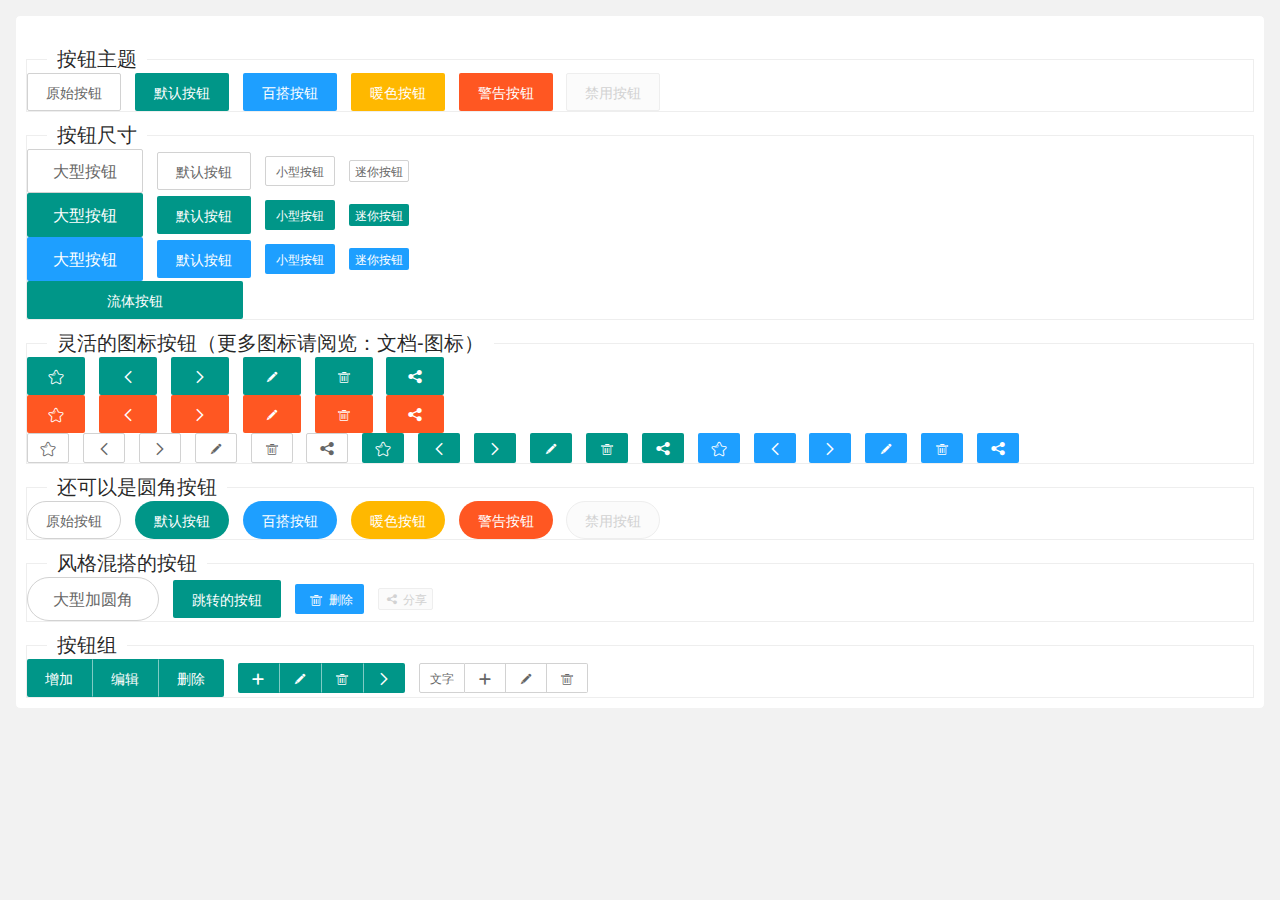
<file: src/main/resources/templates/mini/page/button.html>
<!DOCTYPE html>
<html>
<head>
    <meta charset="utf-8">
    <title>layui</title>
    <meta name="renderer" content="webkit">
    <meta http-equiv="X-UA-Compatible" content="IE=edge,chrome=1">
    <meta name="viewport" content="width=device-width, initial-scale=1, maximum-scale=1">
    <link rel="stylesheet" href="../lib/layui-v2.6.3/css/layui.css" media="all">
    <link rel="stylesheet" href="../css/public.css" media="all">
    <style>
      .site-demo-button{margin: 10px 0 10px 0}
    </style>
</head>
<body>
<div class="layuimini-container">
    <div class="layuimini-main">
        <fieldset class="layui-elem-field site-demo-button" style="margin-top: 30px;">
            <legend>按钮主题</legend>
            <div>
                <button type="button" class="layui-btn layui-btn-primary">原始按钮</button>
                <button type="button" class="layui-btn">默认按钮</button>
                <button type="button" class="layui-btn layui-btn-normal">百搭按钮</button>
                <button type="button" class="layui-btn layui-btn-warm">暖色按钮</button>
                <button type="button" class="layui-btn layui-btn-danger">警告按钮</button>
                <button type="button" class="layui-btn layui-btn-disabled">禁用按钮</button>
            </div>
        </fieldset>
        <fieldset class="layui-elem-field site-demo-button">
            <legend>按钮尺寸</legend>
            <div>
                <button type="button" class="layui-btn layui-btn-primary layui-btn-lg">大型按钮</button>
                <button type="button" class="layui-btn layui-btn-primary">默认按钮</button>
                <button type="button" class="layui-btn layui-btn-primary layui-btn-sm">小型按钮</button>
                <button type="button" class="layui-btn layui-btn-primary layui-btn-xs">迷你按钮</button>

                <br>

                <button type="button" class="layui-btn layui-btn-lg">大型按钮</button>
                <button type="button" class="layui-btn">默认按钮</button>
                <button type="button" class="layui-btn layui-btn-sm">小型按钮</button>
                <button type="button" class="layui-btn layui-btn-xs">迷你按钮</button>

                <br>

                <button type="button" class="layui-btn layui-btn-lg layui-btn-normal">大型按钮</button>
                <button type="button" class="layui-btn layui-btn-normal">默认按钮</button>
                <button type="button" class="layui-btn layui-btn-sm layui-btn-normal">小型按钮</button>
                <button type="button" class="layui-btn layui-btn-xs layui-btn-normal">迷你按钮</button>

                <br>

                <div style="width: 216px; margin: 0;">
                    <button type="button" class="layui-btn layui-btn-fluid">流体按钮</button>
                </div>
            </div>
        </fieldset>
        <fieldset class="layui-elem-field site-demo-button">
            <legend>灵活的图标按钮（更多图标请阅览：文档-图标）</legend>
            <div>
                <button type="button" class="layui-btn"><i class="layui-icon"></i></button>
                <button type="button" class="layui-btn"><i class="layui-icon"></i></button>
                <button type="button" class="layui-btn"><i class="layui-icon"></i></button>
                <button type="button" class="layui-btn"><i class="layui-icon"></i></button>
                <button type="button" class="layui-btn"><i class="layui-icon"></i></button>
                <button type="button" class="layui-btn"><i class="layui-icon"></i></button>

                <br>

                <button type="button" class="layui-btn layui-btn-danger"><i class="layui-icon"></i></button>
                <button type="button" class="layui-btn layui-btn-danger"><i class="layui-icon"></i></button>
                <button type="button" class="layui-btn layui-btn-danger"><i class="layui-icon"></i></button>
                <button type="button" class="layui-btn layui-btn-danger"><i class="layui-icon"></i></button>
                <button type="button" class="layui-btn layui-btn-danger"><i class="layui-icon"></i></button>
                <button type="button" class="layui-btn layui-btn-danger"><i class="layui-icon"></i></button>

                <br>

                <button type="button" class="layui-btn layui-btn-primary layui-btn-sm"><i class="layui-icon"></i></button>
                <button type="button" class="layui-btn layui-btn-primary layui-btn-sm"><i class="layui-icon"></i></button>
                <button type="button" class="layui-btn layui-btn-primary layui-btn-sm"><i class="layui-icon"></i></button>
                <button type="button" class="layui-btn layui-btn-primary layui-btn-sm"><i class="layui-icon"></i></button>
                <button type="button" class="layui-btn layui-btn-primary layui-btn-sm"><i class="layui-icon"></i></button>
                <button type="button" class="layui-btn layui-btn-primary layui-btn-sm"><i class="layui-icon"></i></button>

                <button type="button" class="layui-btn layui-btn-sm"><i class="layui-icon"></i></button>
                <button type="button" class="layui-btn layui-btn-sm"><i class="layui-icon"></i></button>
                <button type="button" class="layui-btn layui-btn-sm"><i class="layui-icon"></i></button>
                <button type="button" class="layui-btn layui-btn-sm"><i class="layui-icon"></i></button>
                <button type="button" class="layui-btn layui-btn-sm"><i class="layui-icon"></i></button>
                <button type="button" class="layui-btn layui-btn-sm"><i class="layui-icon"></i></button>

                <button type="button" class="layui-btn layui-btn-normal layui-btn-sm"><i class="layui-icon"></i></button>
                <button type="button" class="layui-btn layui-btn-normal layui-btn-sm"><i class="layui-icon"></i></button>
                <button type="button" class="layui-btn layui-btn-normal layui-btn-sm"><i class="layui-icon"></i></button>
                <button type="button" class="layui-btn layui-btn-normal layui-btn-sm"><i class="layui-icon"></i></button>
                <button type="button" class="layui-btn layui-btn-normal layui-btn-sm"><i class="layui-icon"></i></button>
                <button type="button" class="layui-btn layui-btn-normal layui-btn-sm"><i class="layui-icon"></i></button>
            </div>
        </fieldset>
        <fieldset class="layui-elem-field site-demo-button">
            <legend>还可以是圆角按钮</legend>
            <div>
                <button type="button" class="layui-btn layui-btn-primary layui-btn-radius">原始按钮</button>
                <button type="button" class="layui-btn layui-btn-radius">默认按钮</button>
                <button type="button" class="layui-btn layui-btn-normal layui-btn-radius">百搭按钮</button>
                <button type="button" class="layui-btn layui-btn-warm layui-btn-radius">暖色按钮</button>
                <button type="button" class="layui-btn layui-btn-danger layui-btn-radius">警告按钮</button>
                <button type="button" class="layui-btn layui-btn-disabled layui-btn-radius">禁用按钮</button>
            </div>
        </fieldset>
        <fieldset class="layui-elem-field site-demo-button">
            <legend>风格混搭的按钮</legend>
            <div>
                <button type="button" class="layui-btn layui-btn-lg layui-btn-primary layui-btn-radius">大型加圆角</button>
                <a href="http://www.layui.com/doc/element/button.html" class="layui-btn" target="_blank">跳转的按钮</a>
                <button type="button" class="layui-btn layui-btn-sm layui-btn-normal"><i class="layui-icon"></i> 删除</button>
                <button type="button" class="layui-btn layui-btn-xs layui-btn-disabled"><i class="layui-icon"></i> 分享</button>
            </div>
        </fieldset>

        <fieldset class="layui-elem-field site-demo-button">
            <legend>按钮组</legend>
            <div class="layui-btn-group">
                <button type="button" class="layui-btn">增加</button>
                <button type="button" class="layui-btn ">编辑</button>
                <button type="button" class="layui-btn">删除</button>
            </div>
            <div class="layui-btn-group">
                <button type="button" class="layui-btn layui-btn-sm"><i class="layui-icon"></i></button>
                <button type="button" class="layui-btn layui-btn-sm"><i class="layui-icon"></i></button>
                <button type="button" class="layui-btn layui-btn-sm"><i class="layui-icon"></i></button>
                <button type="button" class="layui-btn layui-btn-sm"><i class="layui-icon"></i></button>
            </div>
            <div class="layui-btn-group">
                <button type="button" class="layui-btn layui-btn-primary layui-btn-sm">文字</button>
                <button type="button" class="layui-btn layui-btn-primary layui-btn-sm"><i class="layui-icon"></i></button>
                <button type="button" class="layui-btn layui-btn-primary layui-btn-sm"><i class="layui-icon"></i></button>
                <button type="button" class="layui-btn layui-btn-primary layui-btn-sm"><i class="layui-icon"></i></button>
            </div>
        </fieldset>
    </div>
</div>

<script src="../lib/layui-v2.6.3/layui.js" charset="utf-8"></script>
<!-- 注意：如果你直接复制所有代码到本地，上述js路径需要改成你本地的 -->
</body>
</html>
</file>
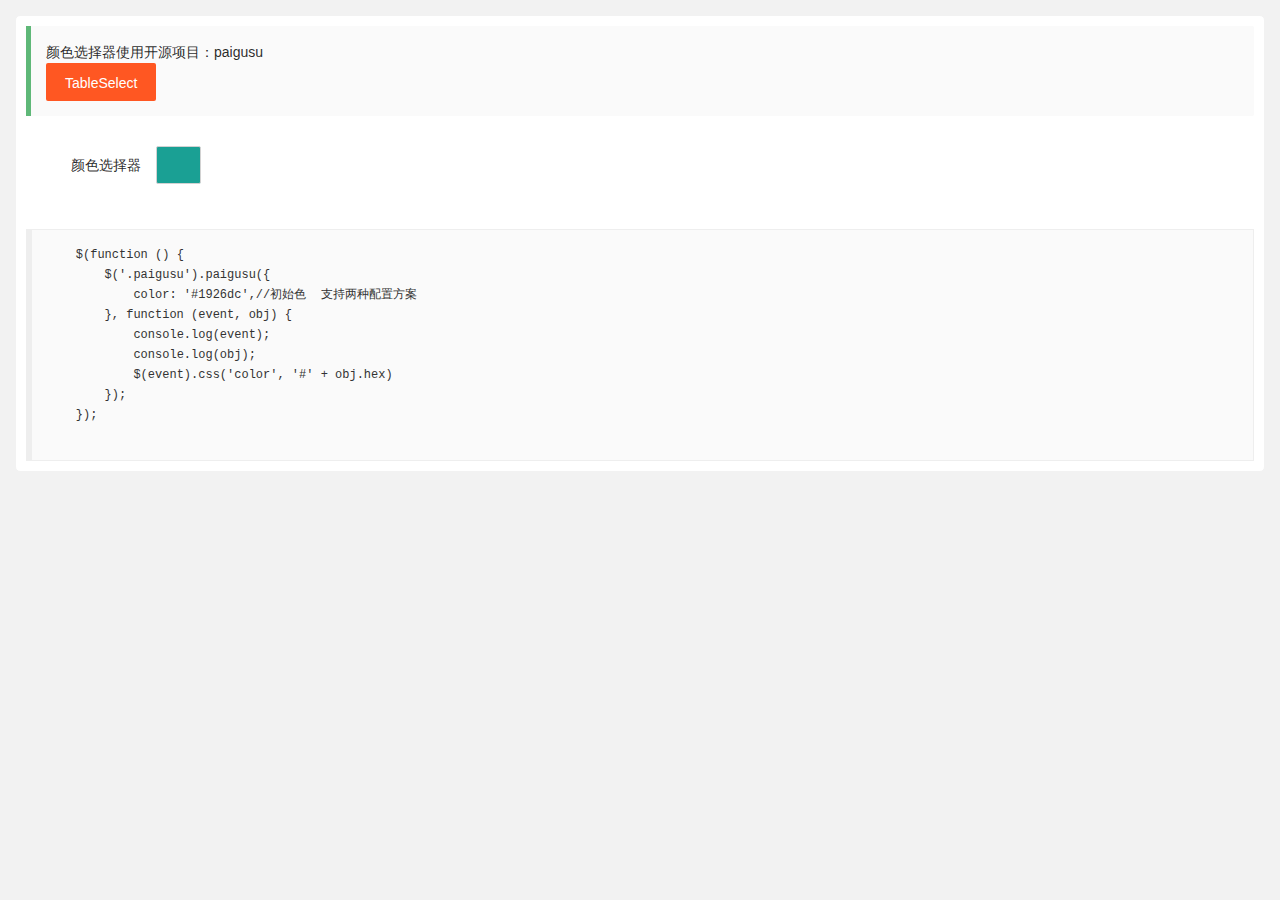
<file: src/main/resources/templates/mini/page/color-select.html>
<!DOCTYPE html>
<html lang="en">
<head>
    <meta charset="UTF-8">
    <title>颜色选择器</title>
    <link rel="stylesheet" href="../lib/layui-v2.6.3/css/layui.css" media="all">
    <link rel="stylesheet" href="../css/public.css" media="all">
</head>
<body>
<div class="layuimini-container">
    <div class="layuimini-main">

        <blockquote class="layui-elem-quote">
            颜色选择器使用开源项目：paigusu<br>
            <a href="http://www.jq22.com/jquery-info20030" target="_blank" class="layui-btn layui-btn-danger">TableSelect</a>
        </blockquote>

        <form class="layui-form" action="" style="padding:20px;">
            <div class="layui-form-item">
                <label class="layui-form-label">颜色选择器</label>
                <div class="layui-input-inline">
                    <input type="hidden" name="test_color" value="#1aa094">
                    <span class="layui-btn layui-btn-primary test-select-color" style="padding:0 12px;min-width:45px;background-color: #1aa094;"></span>
                </div>
            </div>
        </form>

        <pre class="layui-code">
    $(function () {
        $('.paigusu').paigusu({
            color: '#1926dc',//初始色  支持两种配置方案
        }, function (event, obj) {
            console.log(event);
            console.log(obj);
            $(event).css('color', '#' + obj.hex)
        });
    });
        </pre>
    </div>
</div>
<script src="../lib/layui-v2.6.3/layui.js" charset="utf-8"></script>
<script src="../lib/jquery-3.4.1/jquery-3.4.1.min.js" charset="utf-8"></script>
<script src="../lib/jq-module/paigusu.min.js" charset="utf-8"></script>
<script>
    $(function () {
        $('.test-select-color').paigusu({
            color: '#1aa094',//初始色  支持两种配置方案
        }, function (event, obj) {
            console.log(event);
            console.log(obj);
            $(event).css('background-color', '#' + obj.hex);
            $('input[name="test_color"]').val('#' + obj.hex);
        });
    });
</script>
</body>
</html>
</file>
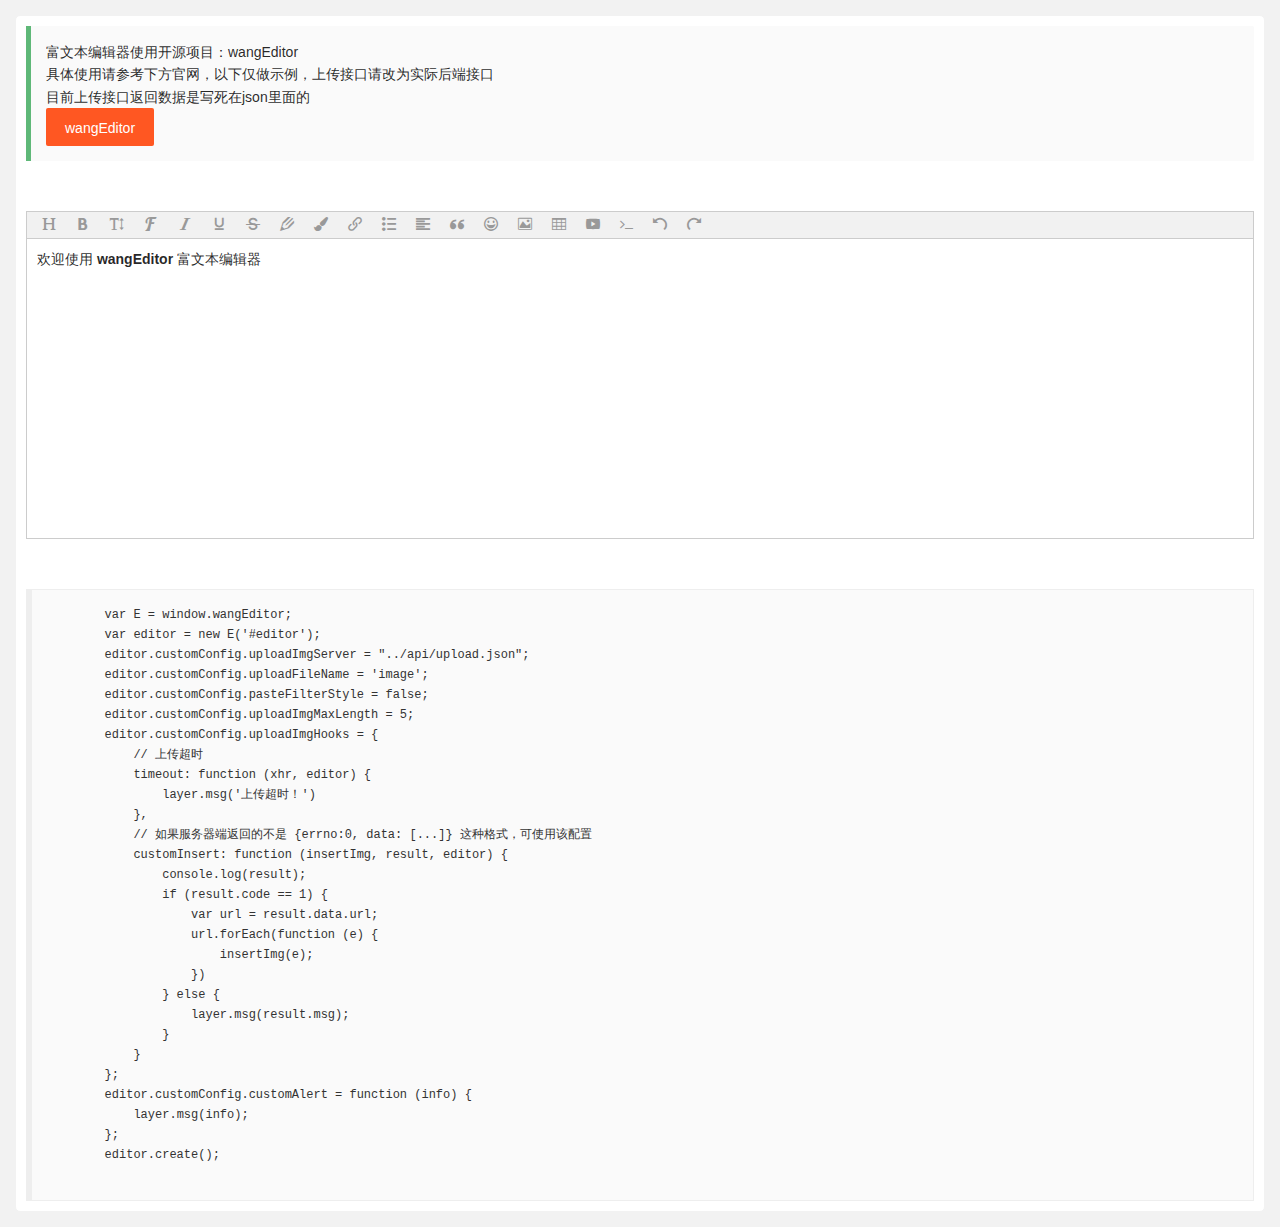
<file: src/main/resources/templates/mini/page/editor.html>
<!DOCTYPE html>
<html>
<head>
    <meta charset="utf-8">
    <title>富文本编辑器</title>
    <meta name="renderer" content="webkit">
    <meta http-equiv="X-UA-Compatible" content="IE=edge,chrome=1">
    <meta name="viewport" content="width=device-width, initial-scale=1, maximum-scale=1">
    <link rel="stylesheet" href="../lib/layui-v2.6.3/css/layui.css" media="all">
    <link rel="stylesheet" href="../css/public.css" media="all">
</head>
<body>
<div class="layuimini-container">
    <div class="layuimini-main">

        <blockquote class="layui-elem-quote">
            富文本编辑器使用开源项目：wangEditor<br>
            具体使用请参考下方官网，以下仅做示例，上传接口请改为实际后端接口<br>
            目前上传接口返回数据是写死在json里面的<br>
            <a href="http://www.wangeditor.com" target="_blank" class="layui-btn layui-btn-danger">wangEditor</a>
        </blockquote>

        <div id="editor" style="margin: 50px 0 50px 0">
            <p>欢迎使用 <b>wangEditor</b> 富文本编辑器</p>
        </div>

        <pre class="layui-code">
        var E = window.wangEditor;
        var editor = new E('#editor');
        editor.customConfig.uploadImgServer = "../api/upload.json";
        editor.customConfig.uploadFileName = 'image';
        editor.customConfig.pasteFilterStyle = false;
        editor.customConfig.uploadImgMaxLength = 5;
        editor.customConfig.uploadImgHooks = {
            // 上传超时
            timeout: function (xhr, editor) {
                layer.msg('上传超时！')
            },
            // 如果服务器端返回的不是 {errno:0, data: [...]} 这种格式，可使用该配置
            customInsert: function (insertImg, result, editor) {
                console.log(result);
                if (result.code == 1) {
                    var url = result.data.url;
                    url.forEach(function (e) {
                        insertImg(e);
                    })
                } else {
                    layer.msg(result.msg);
                }
            }
        };
        editor.customConfig.customAlert = function (info) {
            layer.msg(info);
        };
        editor.create();
        </pre>

    </div>
</div>

<!-- 注意， 只需要引用 JS，无需引用任何 CSS ！！！-->
<script src="../lib/layui-v2.6.3/layui.js" charset="utf-8"></script>
<script src="../js/lay-config.js?v=1.0.4" charset="utf-8"></script>
<script type="text/javascript">
    layui.use(['layer','wangEditor'], function () {
        var $ = layui.jquery,
            layer = layui.layer,
            wangEditor = layui.wangEditor;

        var editor = new wangEditor('#editor');
        editor.customConfig.uploadImgServer = "../api/upload.json";
        editor.customConfig.uploadFileName = 'image';
        editor.customConfig.pasteFilterStyle = false;
        editor.customConfig.uploadImgMaxLength = 5;
        editor.customConfig.uploadImgHooks = {
            // 上传超时
            timeout: function (xhr, editor) {
                layer.msg('上传超时！')
            },
            // 如果服务器端返回的不是 {errno:0, data: [...]} 这种格式，可使用该配置
            customInsert: function (insertImg, result, editor) {
                console.log(result);
                if (result.code == 1) {
                    var url = result.data.url;
                    url.forEach(function (e) {
                        insertImg(e);
                    })
                } else {
                    layer.msg(result.msg);
                }
            }
        };
        editor.customConfig.customAlert = function (info) {
            layer.msg(info);
        };
        editor.create();

    });
</script>
</body>
</html>
</file>
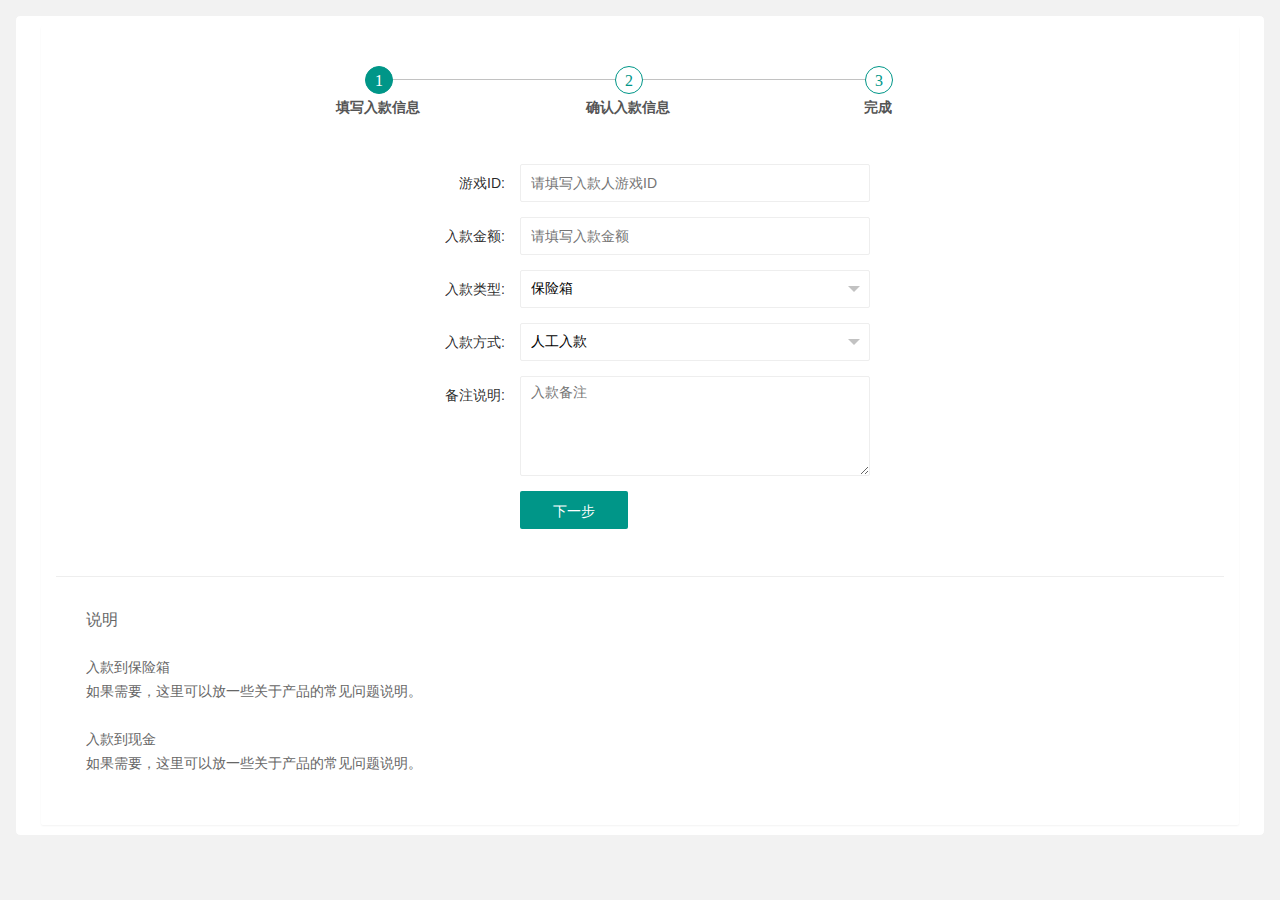
<file: src/main/resources/templates/mini/page/form-step.html>
<!DOCTYPE html>
<html>
<head>
    <meta charset="utf-8">
    <title>分步表单</title>
    <meta name="renderer" content="webkit">
    <meta http-equiv="X-UA-Compatible" content="IE=edge,chrome=1">
    <meta name="viewport" content="width=device-width, initial-scale=1, maximum-scale=1">
    <link rel="stylesheet" href="../lib/layui-v2.6.3/css/layui.css" media="all">
    <link rel="stylesheet" href="../css/public.css" media="all">
    <link rel="stylesheet" href="../js/lay-module/step-lay/step.css" media="all">
</head>
<body>
<div class="layuimini-container">
    <div class="layuimini-main">

        <div class="layui-fluid">
            <div class="layui-card">
                <div class="layui-card-body" style="padding-top: 40px;">
                    <div class="layui-carousel" id="stepForm" lay-filter="stepForm" style="margin: 0 auto;">
                        <div carousel-item>
                            <div>
                                <form class="layui-form" style="margin: 0 auto;max-width: 460px;padding-top: 40px;">
                                    <div class="layui-form-item">
                                        <label class="layui-form-label">游戏ID:</label>
                                        <div class="layui-input-block">
                                            <input type="text" placeholder="请填写入款人游戏ID" class="layui-input" lay-verify="number" required />

                                        </div>
                                    </div>
                                    <div class="layui-form-item">
                                        <label class="layui-form-label">入款金额:</label>
                                        <div class="layui-input-block">
                                            <input type="number" placeholder="请填写入款金额" value="" class="layui-input" lay-verify="number" required>
                                        </div>
                                    </div>
                                    <div class="layui-form-item">
                                        <label class="layui-form-label">入款类型:</label>
                                        <div class="layui-input-block">
                                            <select lay-verify="required">
                                                <option value="1" selected>保险箱</option>
                                                <option value="2">现金</option>
                                            </select>
                                        </div>
                                    </div>
                                    <div class="layui-form-item">
                                        <label class="layui-form-label">入款方式:</label>
                                        <div class="layui-input-block">
                                            <select lay-verify="required">
                                                <option value="1" selected>人工入款</option>
                                                <option value="2">修正</option>
                                                <option value="3">活动</option>
                                                <option value="4">佣金</option>
                                            </select>
                                        </div>
                                    </div>
                                    <div class="layui-form-item">
                                        <label class="layui-form-label">备注说明:</label>
                                        <div class="layui-input-block">
                                            <textarea placeholder="入款备注" value="" class="layui-textarea"></textarea>
                                        </div>
                                    </div>
                                    <div class="layui-form-item">
                                        <div class="layui-input-block">
                                            <button class="layui-btn" lay-submit lay-filter="formStep">
                                                &emsp;下一步&emsp;
                                            </button>
                                        </div>
                                    </div>
                                </form>
                            </div>
                            <div>
                                <form class="layui-form" style="margin: 0 auto;max-width: 460px;padding-top: 40px;">
                                    <div class="layui-form-item">
                                        <label class="layui-form-label">游戏ID:</label>
                                        <div class="layui-input-block">
                                            <div class="layui-form-mid layui-word-aux">639537</div>
                                        </div>
                                    </div>
                                    <div class="layui-form-item">
                                        <label class="layui-form-label">账户余额:</label>
                                        <div class="layui-input-block">
                                            <div class="layui-form-mid layui-word-aux">3000 元（保险箱：1000，现金：2000）</div>
                                        </div>
                                    </div>
                                    <div class="layui-form-item">
                                        <label class="layui-form-label">入款金额:</label>
                                        <div class="layui-input-block">
                                            <div class="layui-form-mid layui-word-aux">
                                                <span style="font-size: 18px;color: #333;">1800 元</span>
                                            </div>
                                        </div>
                                    </div>
                                    <div class="layui-form-item">
                                        <label class="layui-form-label">入款类型:</label>
                                        <div class="layui-input-block">
                                            <div class="layui-form-mid layui-word-aux">保险箱</div>
                                        </div>
                                    </div>
                                    <div class="layui-form-item">
                                        <label class="layui-form-label">入款方式:</label>
                                        <div class="layui-input-block">
                                            <div class="layui-form-mid layui-word-aux">人工入款</div>
                                        </div>
                                    </div>
                                    <div class="layui-form-item">
                                        <label class="layui-form-label">备注说明:</label>
                                        <div class="layui-input-block">
                                            <div class="layui-form-mid layui-word-aux">备注说明</div>
                                        </div>
                                    </div>
                                    <div class="layui-form-item">
                                        <div class="layui-input-block">
                                            <button type="button" class="layui-btn layui-btn-primary pre">上一步</button>
                                            <button class="layui-btn" lay-submit lay-filter="formStep2">
                                                &emsp;确认入款&emsp;
                                            </button>
                                        </div>
                                    </div>
                                </form>
                            </div>
                            <div>
                                <div style="text-align: center;margin-top: 90px;">
                                    <i class="layui-icon layui-circle"
                                       style="color: white;font-size:30px;font-weight:bold;background: #52C41A;padding: 20px;line-height: 80px;">&#xe605;</i>
                                    <div style="font-size: 24px;color: #333;font-weight: 500;margin-top: 30px;">
                                        入款成功
                                    </div>
                                    <div style="font-size: 14px;color: #666;margin-top: 20px;">预计两小时到账</div>
                                </div>
                                <div style="text-align: center;margin-top: 50px;">
                                    <button class="layui-btn next">再入一笔</button>
                                    <button class="layui-btn layui-btn-primary">查看账单</button>
                                </div>
                            </div>
                        </div>
                    </div>
                    <hr>
                    <div style="color: #666;margin-top: 30px;margin-bottom: 40px;padding-left: 30px;">
                        <h3>说明</h3><br>
                        <h4>入款到保险箱</h4>
                        <p>如果需要，这里可以放一些关于产品的常见问题说明。</p>
                        <br><h4>入款到现金</h4>
                        <p>如果需要，这里可以放一些关于产品的常见问题说明。</p>
                    </div>
                </div>
            </div>
        </div>

    </div>
</div>
<script src="../lib/layui-v2.6.3/layui.js" charset="utf-8"></script>
<script src="../js/lay-config.js?v=1.0.4" charset="utf-8"></script>
<script>
    layui.use([ 'form', 'step'], function () {
        var $ = layui.$,
            form = layui.form,
            step = layui.step;

        step.render({
            elem: '#stepForm',
            filter: 'stepForm',
            width: '100%', //设置容器宽度
            stepWidth: '750px',
            height: '500px',
            stepItems: [{
                title: '填写入款信息'
            }, {
                title: '确认入款信息'
            }, {
                title: '完成'
            }]
        });


        form.on('submit(formStep)', function (data) {
            step.next('#stepForm');
            return false;
        });

        form.on('submit(formStep2)', function (data) {
            step.next('#stepForm');
            return false;
        });

        $('.pre').click(function () {
            step.pre('#stepForm');
        });

        $('.next').click(function () {
            step.next('#stepForm');
        });
    })
</script>
</body>
</html>
</file>
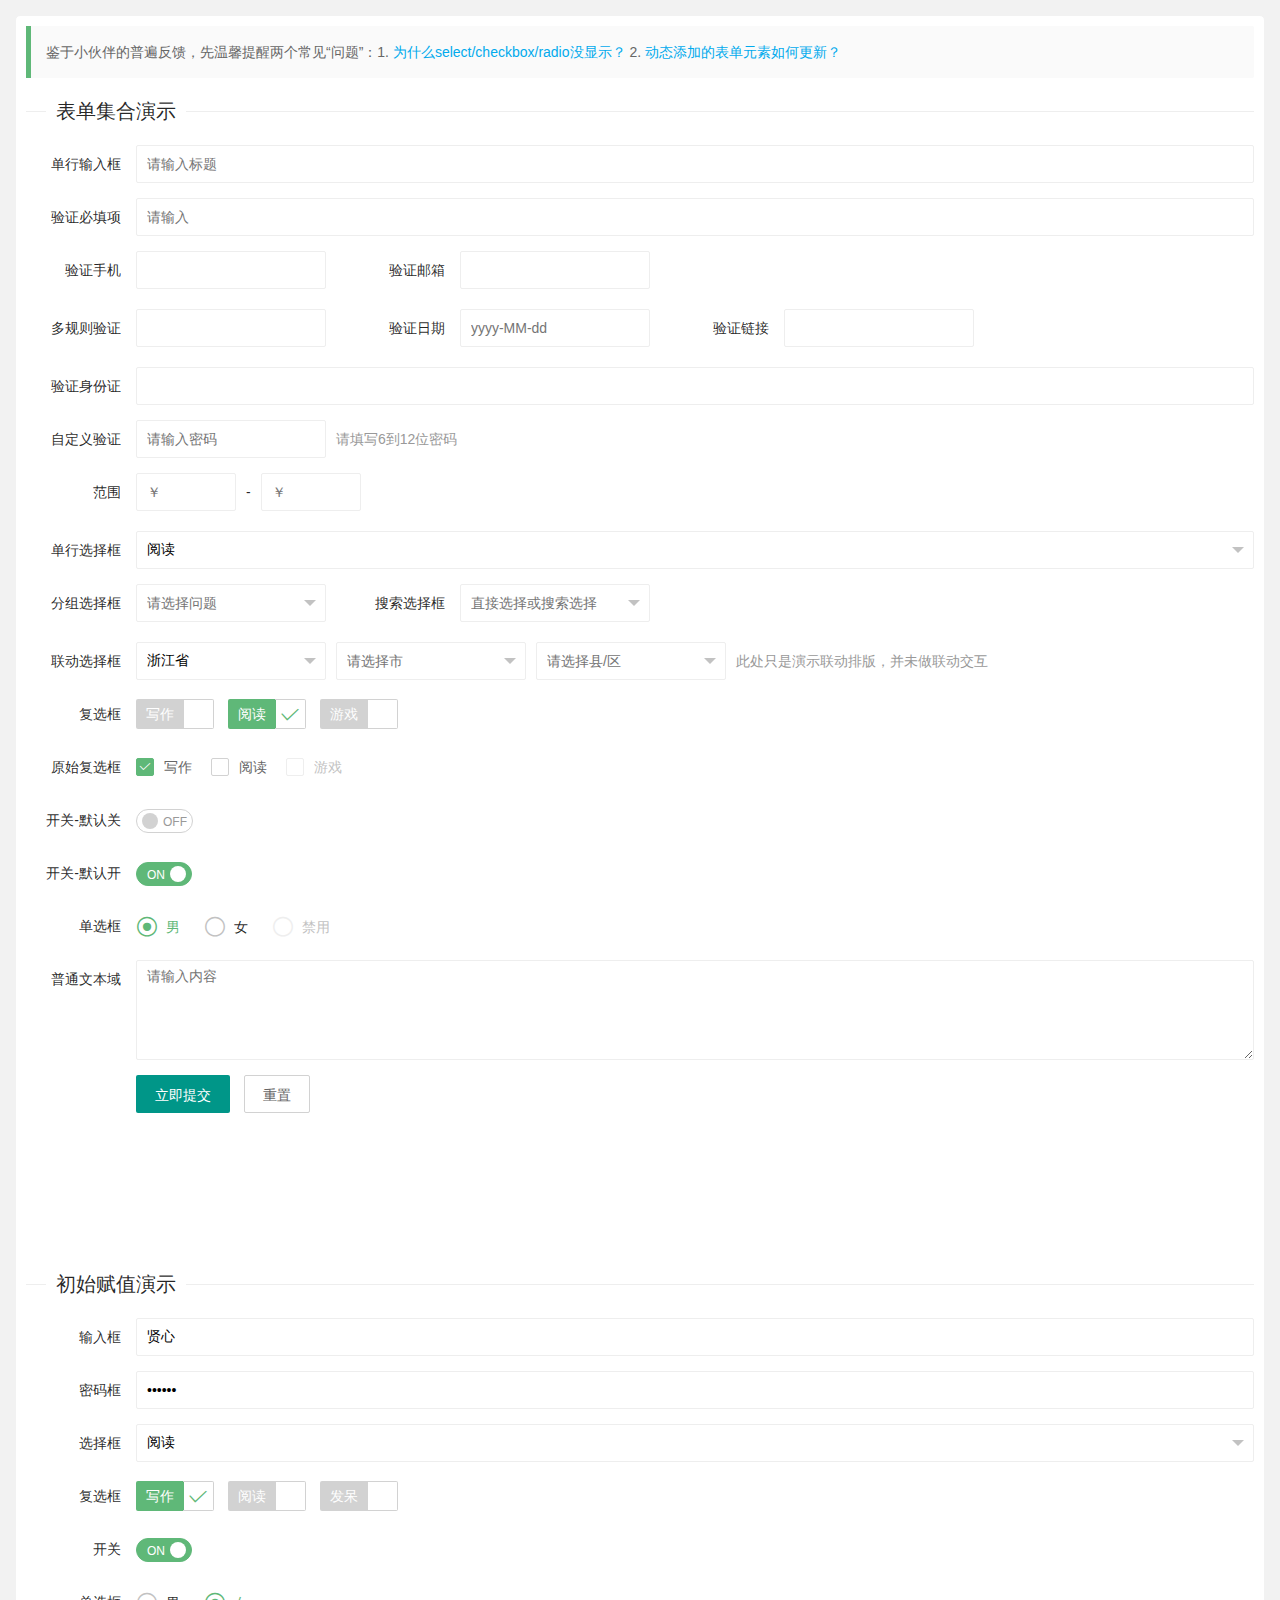
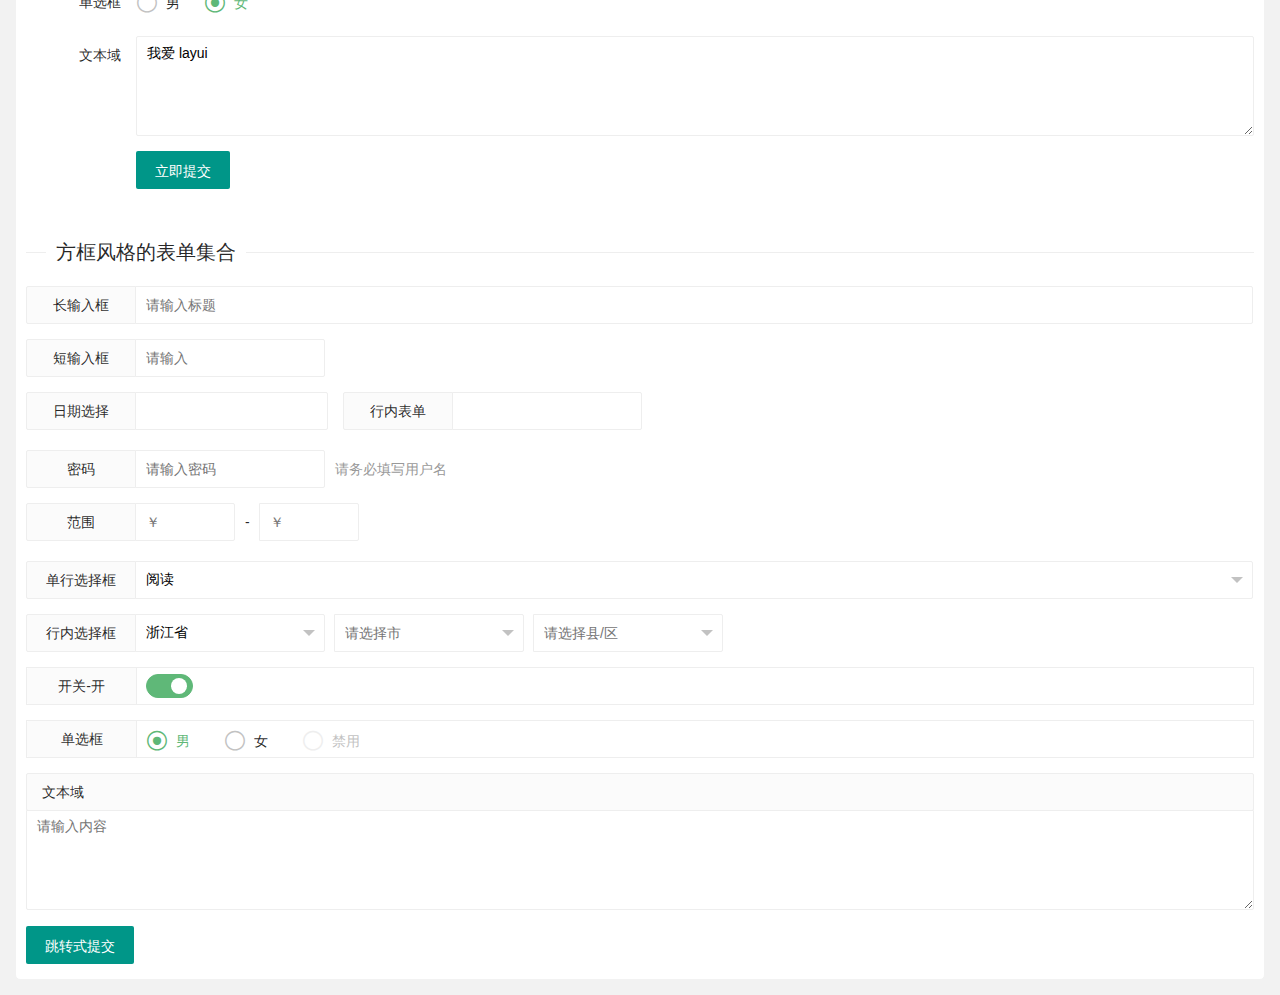
<file: src/main/resources/templates/mini/page/form.html>
<!DOCTYPE html>
<html>
<head>
    <meta charset="utf-8">
    <title>layui</title>
    <meta name="renderer" content="webkit">
    <meta http-equiv="X-UA-Compatible" content="IE=edge,chrome=1">
    <meta name="viewport" content="width=device-width, initial-scale=1, maximum-scale=1">
    <link rel="stylesheet" href="../lib/layui-v2.6.3/css/layui.css" media="all">
    <link rel="stylesheet" href="../css/public.css" media="all">
</head>
<body>
<div class="layuimini-container">
    <div class="layuimini-main">

        <blockquote class="layui-elem-quote layui-text">
            鉴于小伙伴的普遍反馈，先温馨提醒两个常见“问题”：1. <a href="/doc/base/faq.html#form" target="_blank">为什么select/checkbox/radio没显示？</a> 2. <a href="/doc/modules/form.html#render" target="_blank">动态添加的表单元素如何更新？</a>
        </blockquote>

        <fieldset class="layui-elem-field layui-field-title" style="margin-top: 20px;">
            <legend>表单集合演示</legend>
        </fieldset>

        <form class="layui-form" action="">
            <div class="layui-form-item">
                <label class="layui-form-label">单行输入框</label>
                <div class="layui-input-block">
                    <input type="text" name="title" lay-verify="title" autocomplete="off" placeholder="请输入标题" class="layui-input">
                </div>
            </div>
            <div class="layui-form-item">
                <label class="layui-form-label">验证必填项</label>
                <div class="layui-input-block">
                    <input type="text" name="username" lay-verify="required" lay-reqtext="用户名是必填项，岂能为空？" placeholder="请输入" autocomplete="off" class="layui-input">
                </div>
            </div>

            <div class="layui-form-item">
                <div class="layui-inline">
                    <label class="layui-form-label">验证手机</label>
                    <div class="layui-input-inline">
                        <input type="tel" name="phone" lay-verify="required|phone" autocomplete="off" class="layui-input">
                    </div>
                </div>
                <div class="layui-inline">
                    <label class="layui-form-label">验证邮箱</label>
                    <div class="layui-input-inline">
                        <input type="text" name="email" lay-verify="email" autocomplete="off" class="layui-input">
                    </div>
                </div>
            </div>

            <div class="layui-form-item">
                <div class="layui-inline">
                    <label class="layui-form-label">多规则验证</label>
                    <div class="layui-input-inline">
                        <input type="text" name="number" lay-verify="required|number" autocomplete="off" class="layui-input">
                    </div>
                </div>
                <div class="layui-inline">
                    <label class="layui-form-label">验证日期</label>
                    <div class="layui-input-inline">
                        <input type="text" name="date" id="date" lay-verify="date" placeholder="yyyy-MM-dd" autocomplete="off" class="layui-input">
                    </div>
                </div>
                <div class="layui-inline">
                    <label class="layui-form-label">验证链接</label>
                    <div class="layui-input-inline">
                        <input type="tel" name="url" lay-verify="url" autocomplete="off" class="layui-input">
                    </div>
                </div>
            </div>

            <div class="layui-form-item">
                <label class="layui-form-label">验证身份证</label>
                <div class="layui-input-block">
                    <input type="text" name="identity" lay-verify="identity" placeholder="" autocomplete="off" class="layui-input">
                </div>
            </div>
            <div class="layui-form-item">
                <label class="layui-form-label">自定义验证</label>
                <div class="layui-input-inline">
                    <input type="password" name="password" lay-verify="pass" placeholder="请输入密码" autocomplete="off" class="layui-input">
                </div>
                <div class="layui-form-mid layui-word-aux">请填写6到12位密码</div>
            </div>

            <div class="layui-form-item">
                <div class="layui-inline">
                    <label class="layui-form-label">范围</label>
                    <div class="layui-input-inline" style="width: 100px;">
                        <input type="text" name="price_min" placeholder="￥" autocomplete="off" class="layui-input">
                    </div>
                    <div class="layui-form-mid">-</div>
                    <div class="layui-input-inline" style="width: 100px;">
                        <input type="text" name="price_max" placeholder="￥" autocomplete="off" class="layui-input">
                    </div>
                </div>
            </div>

            <div class="layui-form-item">
                <label class="layui-form-label">单行选择框</label>
                <div class="layui-input-block">
                    <select name="interest" lay-filter="aihao">
                        <option value=""></option>
                        <option value="0">写作</option>
                        <option value="1" selected="">阅读</option>
                        <option value="2">游戏</option>
                        <option value="3">音乐</option>
                        <option value="4">旅行</option>
                    </select>
                </div>
            </div>


            <div class="layui-form-item">
                <div class="layui-inline">
                    <label class="layui-form-label">分组选择框</label>
                    <div class="layui-input-inline">
                        <select name="quiz">
                            <option value="">请选择问题</option>
                            <optgroup label="城市记忆">
                                <option value="你工作的第一个城市">你工作的第一个城市</option>
                            </optgroup>
                            <optgroup label="学生时代">
                                <option value="你的工号">你的工号</option>
                                <option value="你最喜欢的老师">你最喜欢的老师</option>
                            </optgroup>
                        </select>
                    </div>
                </div>
                <div class="layui-inline">
                    <label class="layui-form-label">搜索选择框</label>
                    <div class="layui-input-inline">
                        <select name="modules" lay-verify="required" lay-search="">
                            <option value="">直接选择或搜索选择</option>
                            <option value="1">layer</option>
                            <option value="2">form</option>
                            <option value="3">layim</option>
                            <option value="4">element</option>
                            <option value="5">laytpl</option>
                            <option value="6">upload</option>
                            <option value="7">laydate</option>
                            <option value="8">laypage</option>
                            <option value="9">flow</option>
                            <option value="10">util</option>
                            <option value="11">code</option>
                            <option value="12">tree</option>
                            <option value="13">layedit</option>
                            <option value="14">nav</option>
                            <option value="15">tab</option>
                            <option value="16">table</option>
                            <option value="17">select</option>
                            <option value="18">checkbox</option>
                            <option value="19">switch</option>
                            <option value="20">radio</option>
                        </select>
                    </div>
                </div>
            </div>

            <div class="layui-form-item">
                <label class="layui-form-label">联动选择框</label>
                <div class="layui-input-inline">
                    <select name="quiz1">
                        <option value="">请选择省</option>
                        <option value="浙江" selected="">浙江省</option>
                        <option value="你的工号">江西省</option>
                        <option value="你最喜欢的老师">福建省</option>
                    </select>
                </div>
                <div class="layui-input-inline">
                    <select name="quiz2">
                        <option value="">请选择市</option>
                        <option value="杭州">杭州</option>
                        <option value="宁波" disabled="">宁波</option>
                        <option value="温州">温州</option>
                        <option value="温州">台州</option>
                        <option value="温州">绍兴</option>
                    </select>
                </div>
                <div class="layui-input-inline">
                    <select name="quiz3">
                        <option value="">请选择县/区</option>
                        <option value="西湖区">西湖区</option>
                        <option value="余杭区">余杭区</option>
                        <option value="拱墅区">临安市</option>
                    </select>
                </div>
                <div class="layui-form-mid layui-word-aux">此处只是演示联动排版，并未做联动交互</div>
            </div>

            <div class="layui-form-item">
                <label class="layui-form-label">复选框</label>
                <div class="layui-input-block">
                    <input type="checkbox" name="like[write]" title="写作">
                    <input type="checkbox" name="like[read]" title="阅读" checked="">
                    <input type="checkbox" name="like[game]" title="游戏">
                </div>
            </div>

            <div class="layui-form-item" pane="">
                <label class="layui-form-label">原始复选框</label>
                <div class="layui-input-block">
                    <input type="checkbox" name="like1[write]" lay-skin="primary" title="写作" checked="">
                    <input type="checkbox" name="like1[read]" lay-skin="primary" title="阅读">
                    <input type="checkbox" name="like1[game]" lay-skin="primary" title="游戏" disabled="">
                </div>
            </div>

            <div class="layui-form-item">
                <label class="layui-form-label">开关-默认关</label>
                <div class="layui-input-block">
                    <input type="checkbox" name="close" lay-skin="switch" lay-text="ON|OFF">
                </div>
            </div>
            <div class="layui-form-item">
                <label class="layui-form-label">开关-默认开</label>
                <div class="layui-input-block">
                    <input type="checkbox" checked="" name="open" lay-skin="switch" lay-filter="switchTest" lay-text="ON|OFF">
                </div>
            </div>
            <div class="layui-form-item">
                <label class="layui-form-label">单选框</label>
                <div class="layui-input-block">
                    <input type="radio" name="sex" value="男" title="男" checked="">
                    <input type="radio" name="sex" value="女" title="女">
                    <input type="radio" name="sex" value="禁" title="禁用" disabled="">
                </div>
            </div>
            <div class="layui-form-item layui-form-text">
                <label class="layui-form-label">普通文本域</label>
                <div class="layui-input-block">
                    <textarea placeholder="请输入内容" class="layui-textarea"></textarea>
                </div>
            </div>
            <!--<div class="layui-form-item layui-form-text">
              <label class="layui-form-label">编辑器</label>
              <div class="layui-input-block">
                <textarea class="layui-textarea layui-hide" name="content" lay-verify="content" id="LAY_demo_editor"></textarea>
              </div>
            </div>-->
            <div class="layui-form-item">
                <div class="layui-input-block">
                    <button class="layui-btn" lay-submit="" lay-filter="demo1">立即提交</button>
                    <button type="reset" class="layui-btn layui-btn-primary">重置</button>
                </div>
            </div>
        </form>

        <!-- 示例-970 -->
        <ins class="adsbygoogle" style="display:inline-block;width:970px;height:90px" data-ad-client="ca-pub-6111334333458862" data-ad-slot="3820120620"></ins>

        <fieldset class="layui-elem-field layui-field-title" style="margin-top: 50px;">
            <legend>初始赋值演示</legend>
        </fieldset>

        <form class="layui-form" action="" lay-filter="example">
            <div class="layui-form-item">
                <label class="layui-form-label">输入框</label>
                <div class="layui-input-block">
                    <input type="text" name="username" lay-verify="title" autocomplete="off" placeholder="请输入标题" class="layui-input">
                </div>
            </div>
            <div class="layui-form-item">
                <label class="layui-form-label">密码框</label>
                <div class="layui-input-block">
                    <input type="password" name="password" placeholder="请输入密码" autocomplete="off" class="layui-input">
                </div>
            </div>

            <div class="layui-form-item">
                <label class="layui-form-label">选择框</label>
                <div class="layui-input-block">
                    <select name="interest" lay-filter="aihao">
                        <option value=""></option>
                        <option value="0">写作</option>
                        <option value="1">阅读</option>
                        <option value="2">游戏</option>
                        <option value="3">音乐</option>
                        <option value="4">旅行</option>
                    </select>
                </div>
            </div>

            <div class="layui-form-item">
                <label class="layui-form-label">复选框</label>
                <div class="layui-input-block">
                    <input type="checkbox" name="like[write]" title="写作">
                    <input type="checkbox" name="like[read]" title="阅读">
                    <input type="checkbox" name="like[daze]" title="发呆">
                </div>
            </div>

            <div class="layui-form-item">
                <label class="layui-form-label">开关</label>
                <div class="layui-input-block">
                    <input type="checkbox" name="close" lay-skin="switch" lay-text="ON|OFF">
                </div>
            </div>

            <div class="layui-form-item">
                <label class="layui-form-label">单选框</label>
                <div class="layui-input-block">
                    <input type="radio" name="sex" value="男" title="男" checked="">
                    <input type="radio" name="sex" value="女" title="女">
                </div>
            </div>
            <div class="layui-form-item layui-form-text">
                <label class="layui-form-label">文本域</label>
                <div class="layui-input-block">
                    <textarea placeholder="请输入内容" class="layui-textarea" name="desc"></textarea>
                </div>
            </div>

            <div class="layui-form-item">
                <div class="layui-input-block">
                    <button class="layui-btn" lay-submit="" lay-filter="demo1">立即提交</button>
                </div>
            </div>
        </form>
        <fieldset class="layui-elem-field layui-field-title" style="margin-top: 50px;">
            <legend>方框风格的表单集合</legend>
        </fieldset>
        <form class="layui-form layui-form-pane" action="">
            <div class="layui-form-item">
                <label class="layui-form-label">长输入框</label>
                <div class="layui-input-block">
                    <input type="text" name="title" autocomplete="off" placeholder="请输入标题" class="layui-input">
                </div>
            </div>
            <div class="layui-form-item">
                <label class="layui-form-label">短输入框</label>
                <div class="layui-input-inline">
                    <input type="text" name="username" lay-verify="required" placeholder="请输入" autocomplete="off" class="layui-input">
                </div>
            </div>

            <div class="layui-form-item">
                <div class="layui-inline">
                    <label class="layui-form-label">日期选择</label>
                    <div class="layui-input-block">
                        <input type="text" name="date" id="date1" autocomplete="off" class="layui-input">
                    </div>
                </div>
                <div class="layui-inline">
                    <label class="layui-form-label">行内表单</label>
                    <div class="layui-input-inline">
                        <input type="text" name="number" autocomplete="off" class="layui-input">
                    </div>
                </div>
            </div>
            <div class="layui-form-item">
                <label class="layui-form-label">密码</label>
                <div class="layui-input-inline">
                    <input type="password" name="password" placeholder="请输入密码" autocomplete="off" class="layui-input">
                </div>
                <div class="layui-form-mid layui-word-aux">请务必填写用户名</div>
            </div>

            <div class="layui-form-item">
                <div class="layui-inline">
                    <label class="layui-form-label">范围</label>
                    <div class="layui-input-inline" style="width: 100px;">
                        <input type="text" name="price_min" placeholder="￥" autocomplete="off" class="layui-input">
                    </div>
                    <div class="layui-form-mid">-</div>
                    <div class="layui-input-inline" style="width: 100px;">
                        <input type="text" name="price_max" placeholder="￥" autocomplete="off" class="layui-input">
                    </div>
                </div>
            </div>

            <div class="layui-form-item">
                <label class="layui-form-label">单行选择框</label>
                <div class="layui-input-block">
                    <select name="interest" lay-filter="aihao">
                        <option value=""></option>
                        <option value="0">写作</option>
                        <option value="1" selected="">阅读</option>
                        <option value="2">游戏</option>
                        <option value="3">音乐</option>
                        <option value="4">旅行</option>
                    </select>
                </div>
            </div>

            <div class="layui-form-item">
                <label class="layui-form-label">行内选择框</label>
                <div class="layui-input-inline">
                    <select name="quiz1">
                        <option value="">请选择省</option>
                        <option value="浙江" selected="">浙江省</option>
                        <option value="你的工号">江西省</option>
                        <option value="你最喜欢的老师">福建省</option>
                    </select>
                </div>
                <div class="layui-input-inline">
                    <select name="quiz2">
                        <option value="">请选择市</option>
                        <option value="杭州">杭州</option>
                        <option value="宁波" disabled="">宁波</option>
                        <option value="温州">温州</option>
                        <option value="温州">台州</option>
                        <option value="温州">绍兴</option>
                    </select>
                </div>
                <div class="layui-input-inline">
                    <select name="quiz3">
                        <option value="">请选择县/区</option>
                        <option value="西湖区">西湖区</option>
                        <option value="余杭区">余杭区</option>
                        <option value="拱墅区">临安市</option>
                    </select>
                </div>
            </div>
            <div class="layui-form-item" pane="">
                <label class="layui-form-label">开关-开</label>
                <div class="layui-input-block">
                    <input type="checkbox" checked="" name="open" lay-skin="switch" lay-filter="switchTest" title="开关">
                </div>
            </div>
            <div class="layui-form-item" pane="">
                <label class="layui-form-label">单选框</label>
                <div class="layui-input-block">
                    <input type="radio" name="sex" value="男" title="男" checked="">
                    <input type="radio" name="sex" value="女" title="女">
                    <input type="radio" name="sex" value="禁" title="禁用" disabled="">
                </div>
            </div>
            <div class="layui-form-item layui-form-text">
                <label class="layui-form-label">文本域</label>
                <div class="layui-input-block">
                    <textarea placeholder="请输入内容" class="layui-textarea"></textarea>
                </div>
            </div>
            <div class="layui-form-item">
                <button class="layui-btn" lay-submit="" lay-filter="demo2">跳转式提交</button>
            </div>
        </form>
    </div>
</div>

<script src="../lib/layui-v2.6.3/layui.js" charset="utf-8"></script>
<!-- 注意：如果你直接复制所有代码到本地，上述js路径需要改成你本地的 -->
<script>
    layui.use(['form', 'layedit', 'laydate'], function () {
        var form = layui.form
            , layer = layui.layer
            , layedit = layui.layedit
            , laydate = layui.laydate;

        //日期
        laydate.render({
            elem: '#date'
        });
        laydate.render({
            elem: '#date1'
        });

        //创建一个编辑器
        var editIndex = layedit.build('LAY_demo_editor');

        //自定义验证规则
        form.verify({
            title: function (value) {
                if (value.length < 5) {
                    return '标题至少得5个字符啊';
                }
            }
            , pass: [
                /^[\S]{6,12}$/
                , '密码必须6到12位，且不能出现空格'
            ]
            , content: function (value) {
                layedit.sync(editIndex);
            }
        });

        //监听指定开关
        form.on('switch(switchTest)', function (data) {
            layer.msg('开关checked：' + (this.checked ? 'true' : 'false'), {
                offset: '6px'
            });
            layer.tips('温馨提示：请注意开关状态的文字可以随意定义，而不仅仅是ON|OFF', data.othis)
        });

        //监听提交
        form.on('submit(demo1)', function (data) {
            layer.alert(JSON.stringify(data.field), {
                title: '最终的提交信息'
            })
            return false;
        });

        //表单初始赋值
        form.val('example', {
            "username": "贤心" // "name": "value"
            , "password": "123456"
            , "interest": 1
            , "like[write]": true //复选框选中状态
            , "close": true //开关状态
            , "sex": "女"
            , "desc": "我爱 layui"
        })


    });
</script>

</body>
</html>
</file>
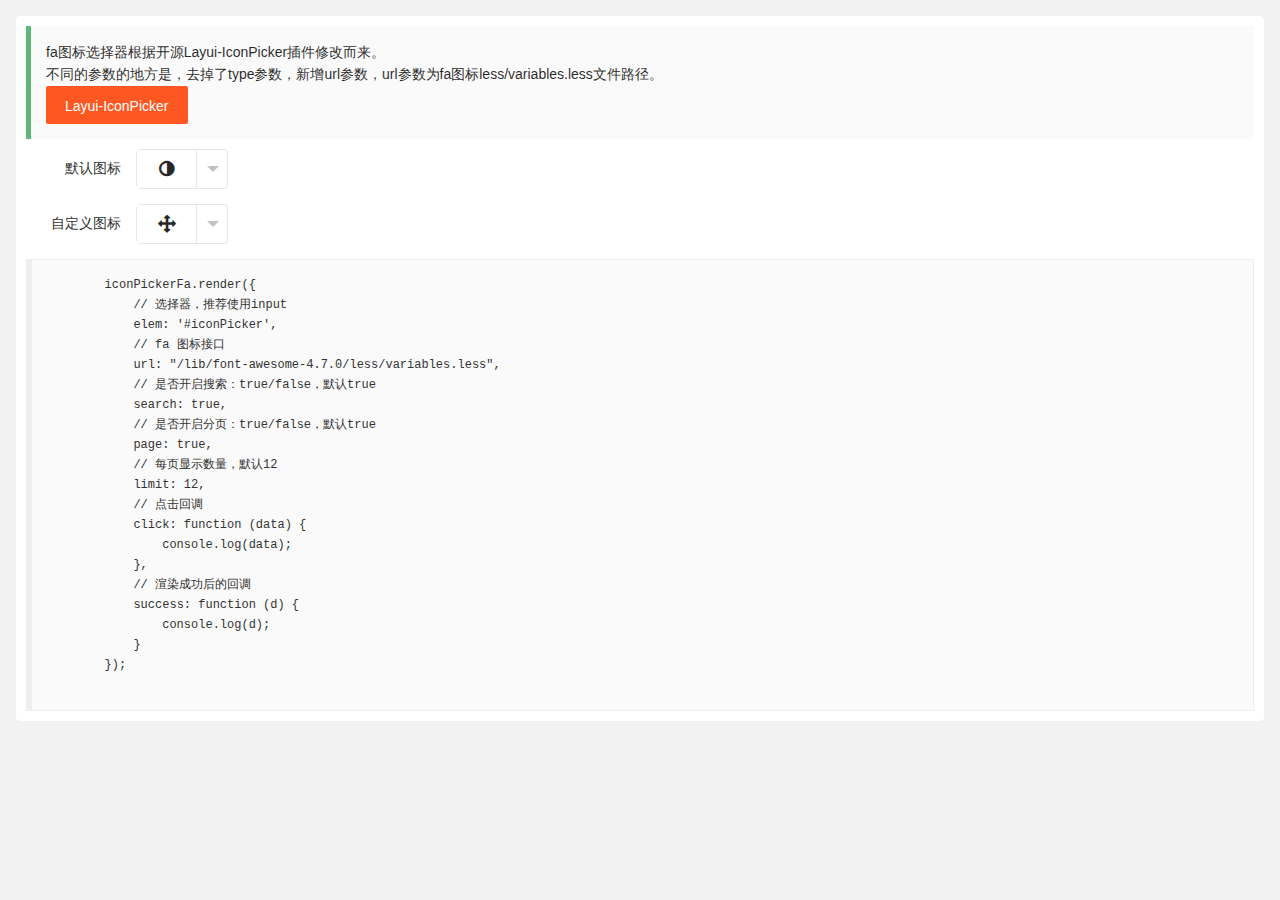
<file: src/main/resources/templates/mini/page/icon-picker.html>
<!DOCTYPE html>
<html lang="en">
<head>
    <meta charset="UTF-8">
    <title>图标选择器</title>
    <link rel="stylesheet" href="../lib/layui-v2.6.3/css/layui.css" media="all">
    <link rel="stylesheet" href="../lib/font-awesome-4.7.0/css/font-awesome.min.css" media="all">
    <link rel="stylesheet" href="../css/public.css" media="all">
    <style>
        .layui-iconpicker-body.layui-iconpicker-body-page .hide {display: none;}
    </style>
</head>
<body>
<div class="layuimini-container">
    <div class="layuimini-main">

        <blockquote class="layui-elem-quote">
            fa图标选择器根据开源Layui-IconPicker插件修改而来。<br>
            不同的参数的地方是，去掉了type参数，新增url参数，url参数为fa图标less/variables.less文件路径。<br>
            <a href="https://gitee.com/wujiawei0926/iconpicker" target="_blank" class="layui-btn layui-btn-danger">Layui-IconPicker</a>
        </blockquote>

        <div class="layui-form">
            <div class="layui-form-item">
                <label for="" class="layui-form-label">默认图标</label>
                <div class="layui-input-block">
                    <input type="text" id="iconPicker" lay-filter="iconPicker" class="hide">
                </div>
            </div>

            <div class="layui-form-item">
                <label for="" class="layui-form-label">自定义图标</label>
                <div class="layui-input-block">
                    <input type="text" id="iconPicker1" value="fa-arrows" lay-filter="iconPicker2" class="hide">
                </div>
            </div>
        </div>

        <pre class="layui-code">
        iconPickerFa.render({
            // 选择器，推荐使用input
            elem: '#iconPicker',
            // fa 图标接口
            url: "/lib/font-awesome-4.7.0/less/variables.less",
            // 是否开启搜索：true/false，默认true
            search: true,
            // 是否开启分页：true/false，默认true
            page: true,
            // 每页显示数量，默认12
            limit: 12,
            // 点击回调
            click: function (data) {
                console.log(data);
            },
            // 渲染成功后的回调
            success: function (d) {
                console.log(d);
            }
        });
        </pre>

    </div>
</div>
<script src="../lib/layui-v2.6.3/layui.js" charset="utf-8"></script>
<script src="../js/lay-config.js?v=1.0.4" charset="utf-8"></script>
<script>
    layui.use(['iconPickerFa', 'form', 'layer'], function () {
        var iconPickerFa = layui.iconPickerFa,
            form = layui.form,
            layer = layui.layer,
            $ = layui.$;

        iconPickerFa.render({
            // 选择器，推荐使用input
            elem: '#iconPicker',
            // fa 图标接口
            url: "../lib/font-awesome-4.7.0/less/variables.less",
            // 是否开启搜索：true/false，默认true
            search: true,
            // 是否开启分页：true/false，默认true
            page: true,
            // 每页显示数量，默认12
            limit: 12,
            // 点击回调
            click: function (data) {
                console.log(data);
            },
            // 渲染成功后的回调
            success: function (d) {
                console.log(d);
            }
        });

        iconPickerFa.render({
            // 选择器，推荐使用input
            elem: '#iconPicker1',
            // fa 图标接口
            url: "../lib/font-awesome-4.7.0/less/variables.less",
            // 是否开启搜索：true/false
            search: true,
            // 是否开启分页
            page: true,
            // 每页显示数量，默认12
            limit: 12,
            // 点击回调
            click: function (data) {
                console.log(data);
            },
            // 渲染成功后的回调
            success: function (d) {
                console.log(d);
            }
        });

    });

</script>
</body>
</html>
</file>
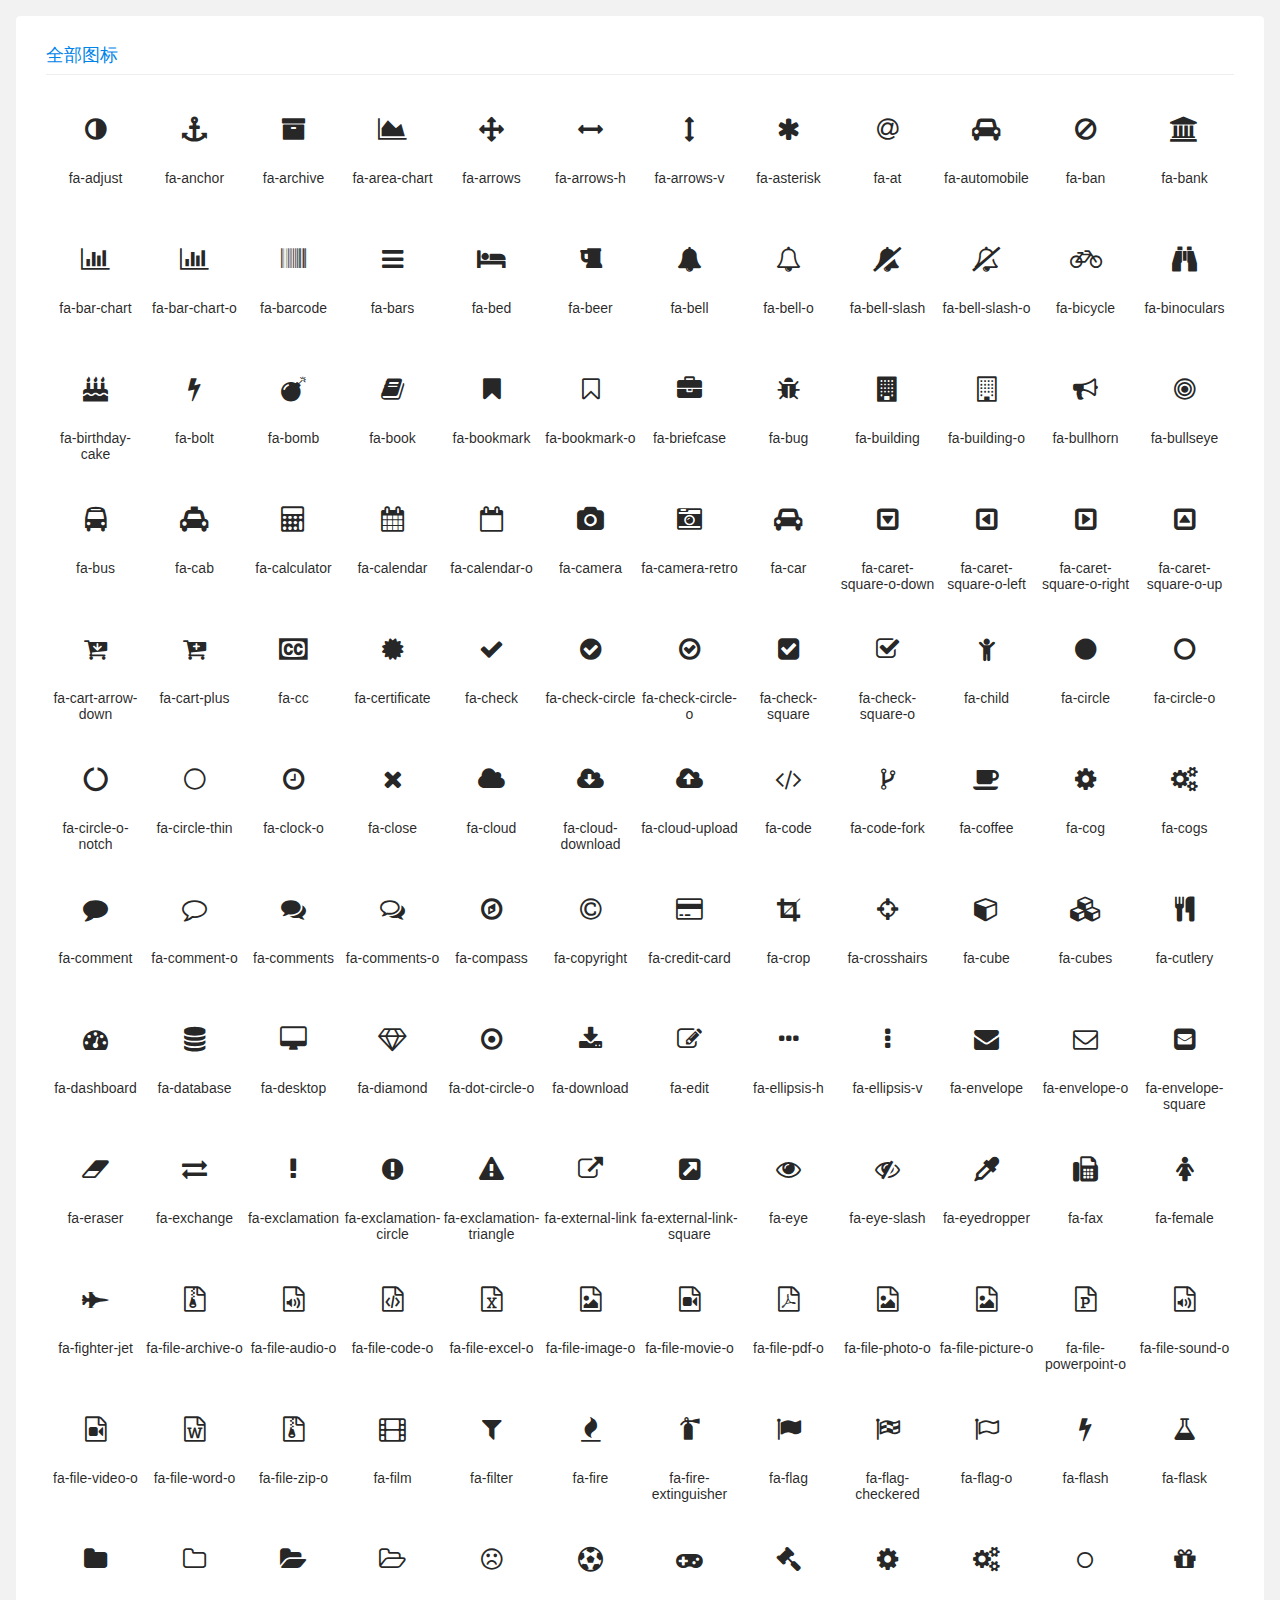
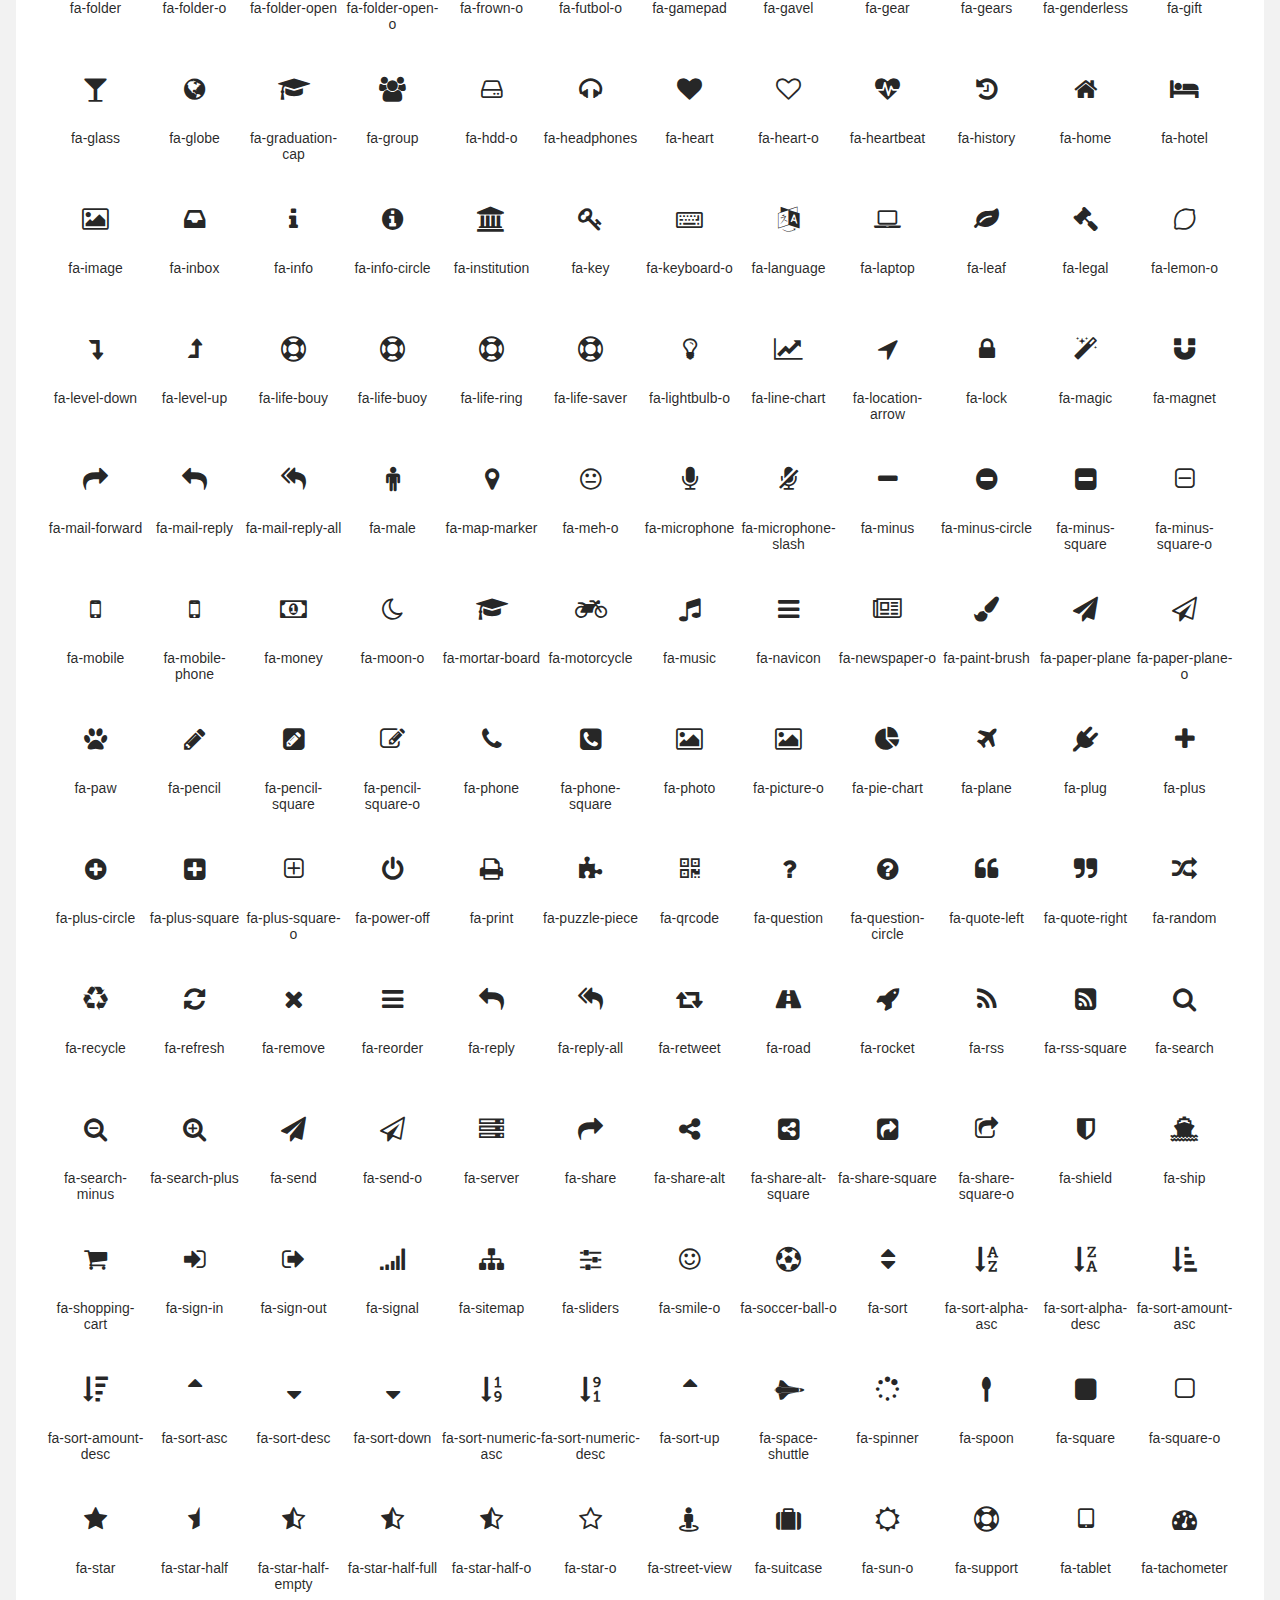
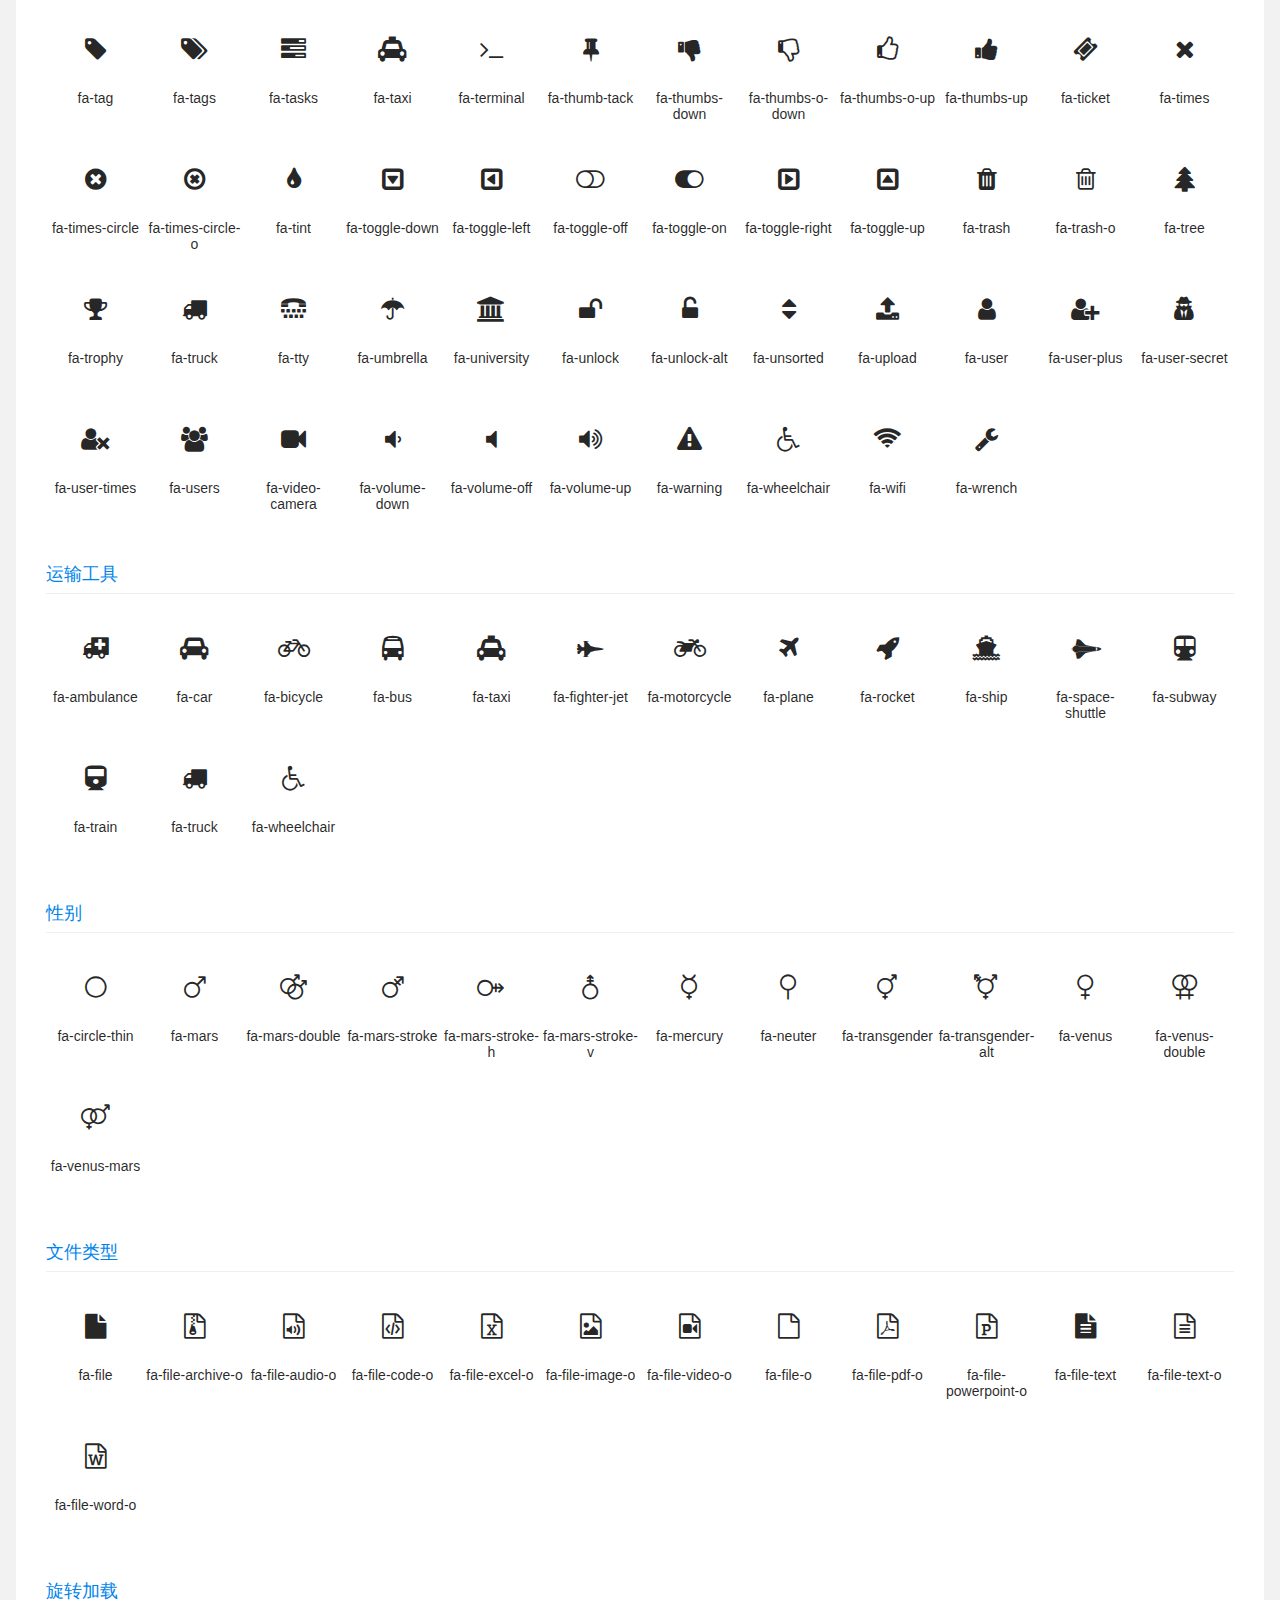
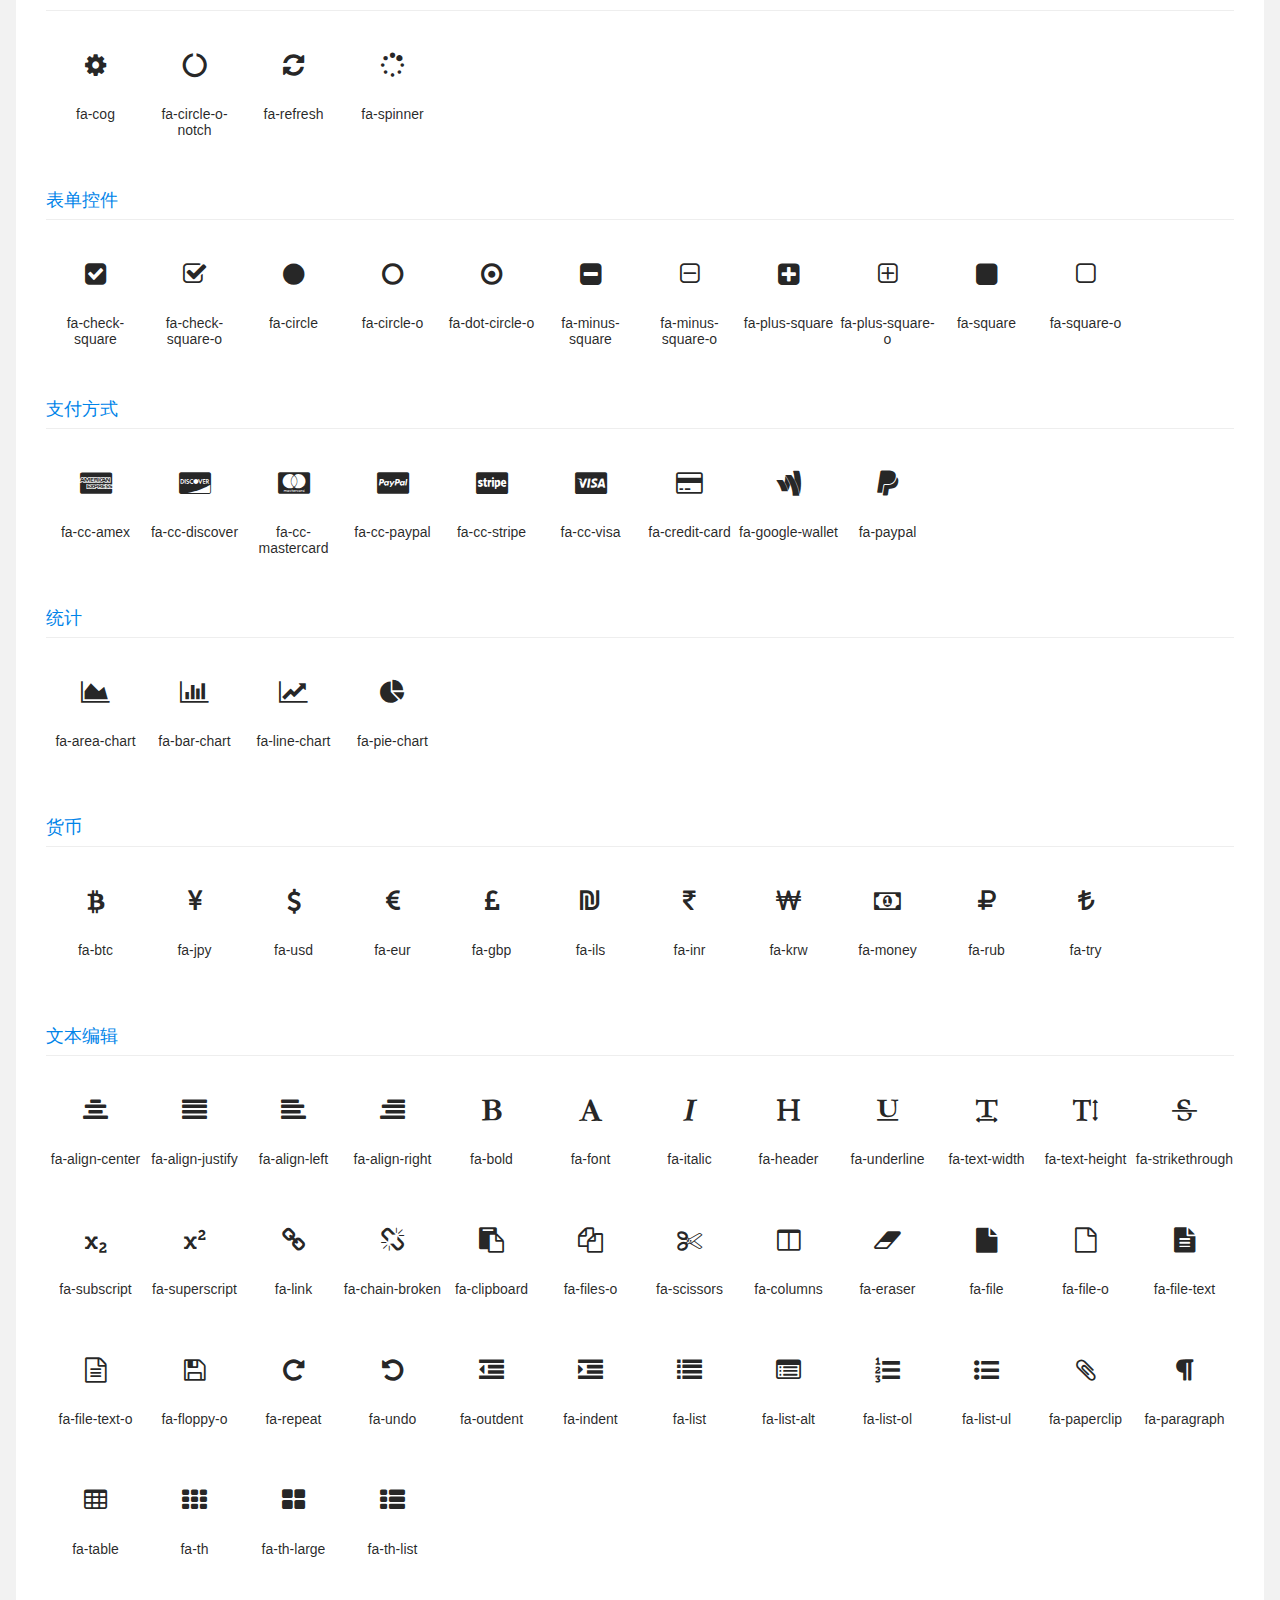
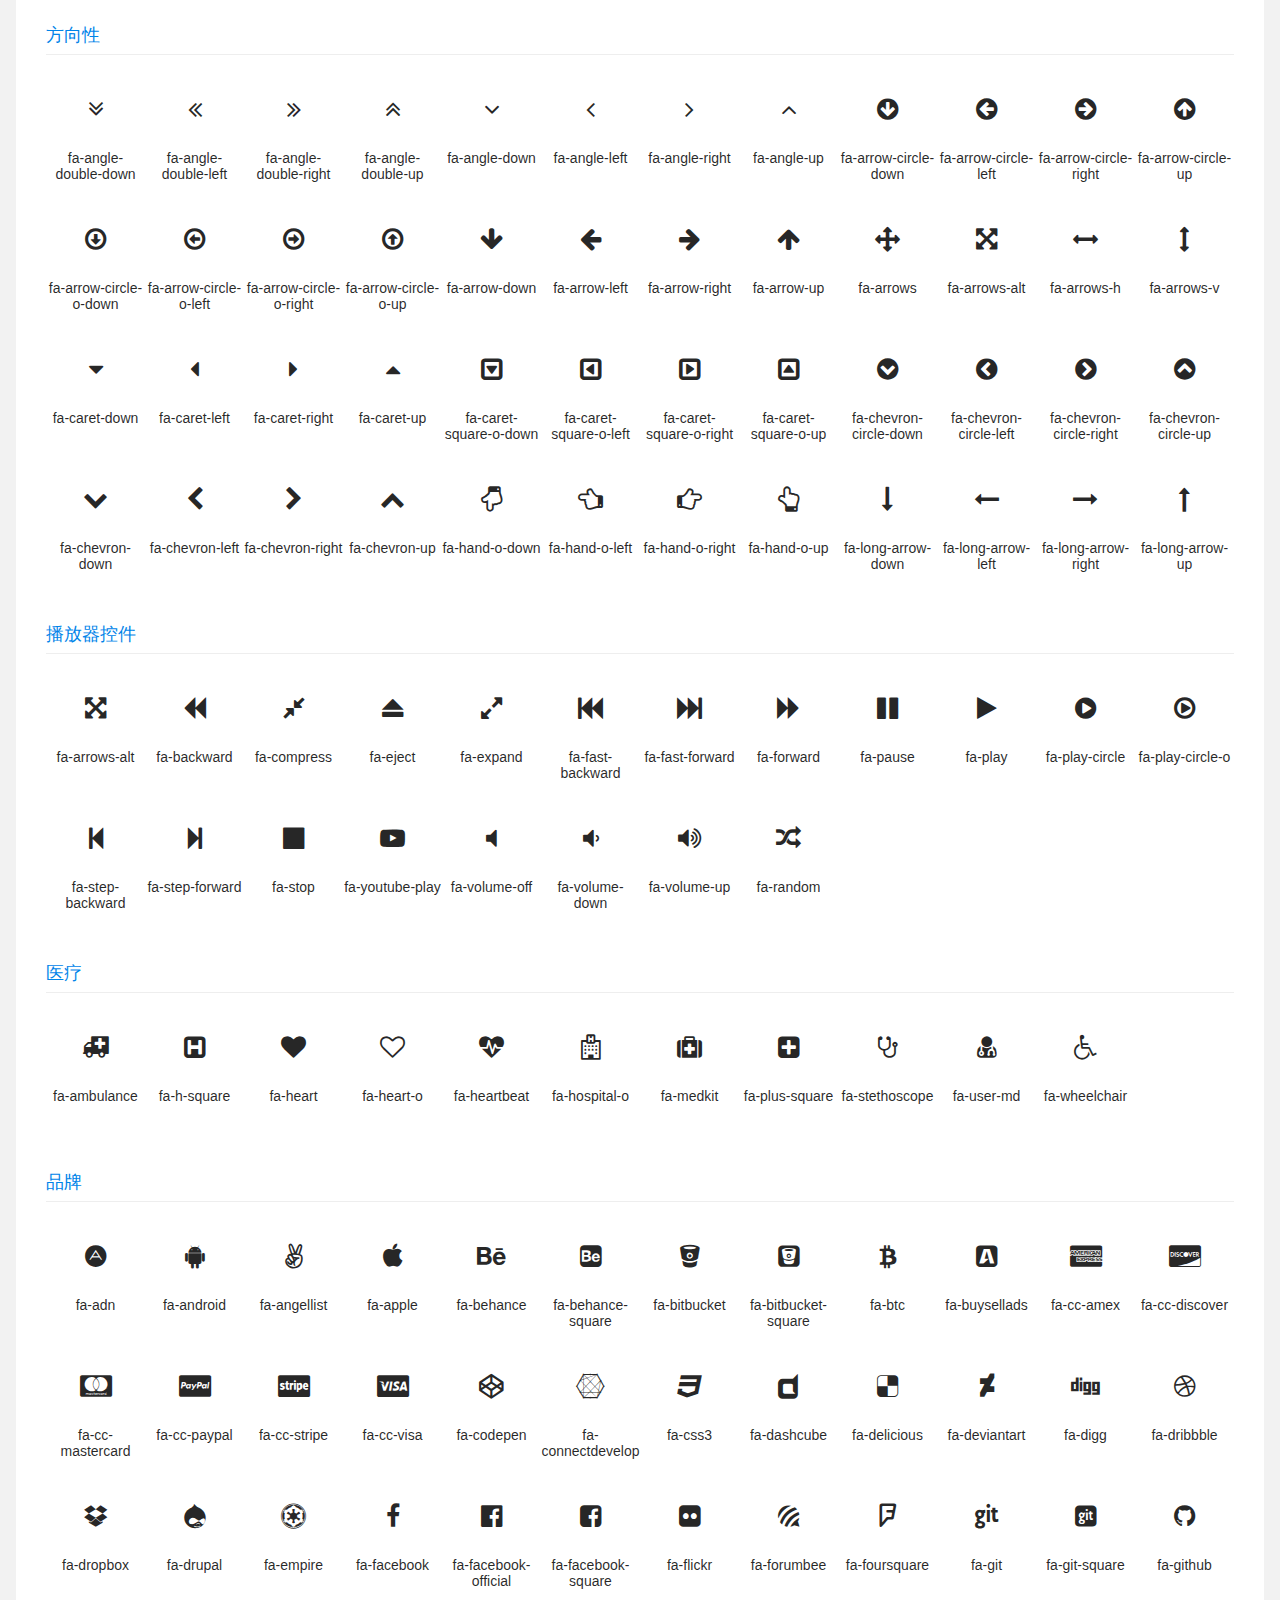
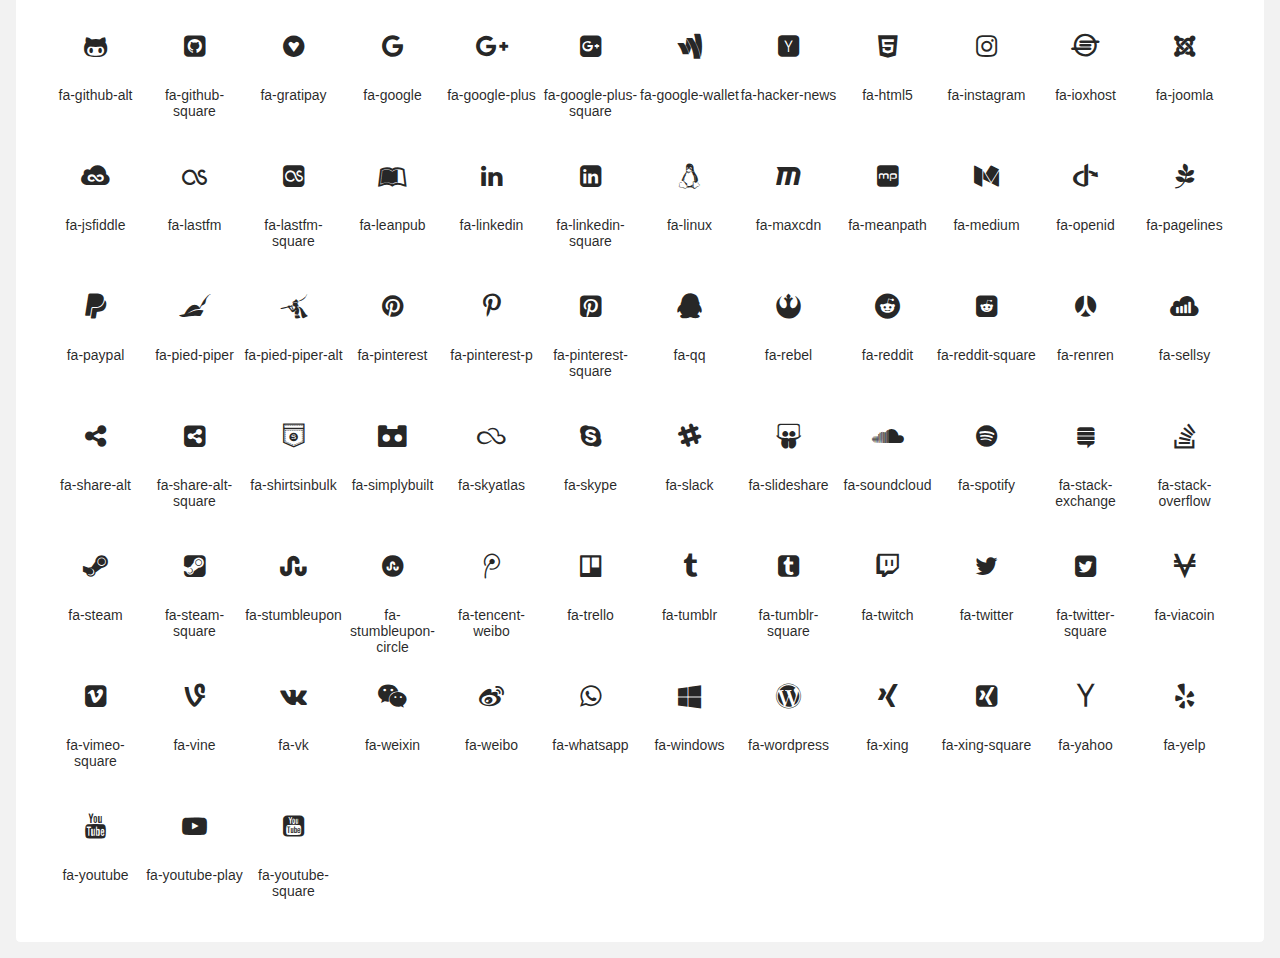
<file: src/main/resources/templates/mini/page/icon.html>
<!DOCTYPE html>
<html>
<head>
    <meta charset="utf-8">
    <title>图标列表</title>
    <meta name="renderer" content="webkit">
    <meta http-equiv="X-UA-Compatible" content="IE=edge,chrome=1">
    <meta name="viewport" content="width=device-width, initial-scale=1, maximum-scale=1">
    <meta name="apple-mobile-web-app-status-bar-style" content="black">
    <meta name="apple-mobile-web-app-capable" content="yes">
    <meta name="format-detection" content="telephone=no">
    <link rel="stylesheet" href="../lib/layui-v2.6.3/css/layui.css" media="all">
    <link rel="stylesheet" href="../lib/font-awesome-4.7.0/css/font-awesome.min.css" media="all">
    <link rel="stylesheet" href="../css/public.css" media="all">
    <style>
        h4{ font-size:18px;font-family:"Microsoft YaHei","Simsun",Arial; font-weight:normal; line-height:1; padding:0; margin:0;}
        .icons li{  margin:5px 0; text-align:center; height:120px; cursor:pointer;}
        .icons li i{ display:block; font-size:35px; margin:10px 0; line-height:60px; height:60px;}
        .icons li:hover{ background:#2f4056; border-radius:5px; color:#fff;}
        .icons li:hover i{ font-size:50px;}
        .section{ padding:20px;}
        .section h4 span{ color:#0084e9;}
        .fa {font-size: 25px !important;}
        .fa:hover {font-size: 50px !important;}
    </style>
</head>
<body>
<div class="layuimini-container">
    <div class="layuimini-main">

        <div class="section">
            <h4><span>全部图标</span></h4>
            <hr>
            <ul class="icons layui-row">
                <li class='layui-col-xs4 layui-col-sm3 layui-col-md2 layui-col-lg1 '><i class="fa fa-adjust"></i><span>fa-adjust</span></li>
                <li class='layui-col-xs4 layui-col-sm3 layui-col-md2 layui-col-lg1 '><i class="fa fa-anchor"></i><span>fa-anchor</span></li>
                <li class='layui-col-xs4 layui-col-sm3 layui-col-md2 layui-col-lg1 '><i class="fa fa-archive"></i><span>fa-archive</span></li>
                <li class='layui-col-xs4 layui-col-sm3 layui-col-md2 layui-col-lg1 '><i class="fa fa-area-chart"></i><span>fa-area-chart</span></li>
                <li class='layui-col-xs4 layui-col-sm3 layui-col-md2 layui-col-lg1 '><i class="fa fa-arrows"></i><span>fa-arrows</span></li>
                <li class='layui-col-xs4 layui-col-sm3 layui-col-md2 layui-col-lg1 '><i class="fa fa-arrows-h"></i><span>fa-arrows-h</span></li>
                <li class='layui-col-xs4 layui-col-sm3 layui-col-md2 layui-col-lg1 '><i class="fa fa-arrows-v"></i><span>fa-arrows-v</span></li>
                <li class='layui-col-xs4 layui-col-sm3 layui-col-md2 layui-col-lg1 '><i class="fa fa-asterisk"></i><span>fa-asterisk</span></li>
                <li class='layui-col-xs4 layui-col-sm3 layui-col-md2 layui-col-lg1 '><i class="fa fa-at"></i><span>fa-at</span></li>
                <li class='layui-col-xs4 layui-col-sm3 layui-col-md2 layui-col-lg1 '><i class="fa fa-automobile"></i><span>fa-automobile</span></li>
                <li class='layui-col-xs4 layui-col-sm3 layui-col-md2 layui-col-lg1 '><i class="fa fa-ban"></i><span>fa-ban</span></li>
                <li class='layui-col-xs4 layui-col-sm3 layui-col-md2 layui-col-lg1 '><i class="fa fa-bank"></i><span>fa-bank</span></li>
                <li class='layui-col-xs4 layui-col-sm3 layui-col-md2 layui-col-lg1 '><i class="fa fa-bar-chart"></i><span>fa-bar-chart</span></li>
                <li class='layui-col-xs4 layui-col-sm3 layui-col-md2 layui-col-lg1 '><i class="fa fa-bar-chart-o"></i><span>fa-bar-chart-o</span></li>
                <li class='layui-col-xs4 layui-col-sm3 layui-col-md2 layui-col-lg1 '><i class="fa fa-barcode"></i><span>fa-barcode</span></li>
                <li class='layui-col-xs4 layui-col-sm3 layui-col-md2 layui-col-lg1 '><i class="fa fa-bars"></i><span>fa-bars</span></li>
                <li class='layui-col-xs4 layui-col-sm3 layui-col-md2 layui-col-lg1 '><i class="fa fa-bed"></i><span>fa-bed</span></li>
                <li class='layui-col-xs4 layui-col-sm3 layui-col-md2 layui-col-lg1 '><i class="fa fa-beer"></i><span>fa-beer</span></li>
                <li class='layui-col-xs4 layui-col-sm3 layui-col-md2 layui-col-lg1 '><i class="fa fa-bell"></i><span>fa-bell</span></li>
                <li class='layui-col-xs4 layui-col-sm3 layui-col-md2 layui-col-lg1 '><i class="fa fa-bell-o"></i><span>fa-bell-o</span></li>
                <li class='layui-col-xs4 layui-col-sm3 layui-col-md2 layui-col-lg1 '><i class="fa fa-bell-slash"></i><span>fa-bell-slash</span></li>
                <li class='layui-col-xs4 layui-col-sm3 layui-col-md2 layui-col-lg1 '><i class="fa fa-bell-slash-o"></i><span>fa-bell-slash-o</span></li>
                <li class='layui-col-xs4 layui-col-sm3 layui-col-md2 layui-col-lg1 '><i class="fa fa-bicycle"></i><span>fa-bicycle</span></li>
                <li class='layui-col-xs4 layui-col-sm3 layui-col-md2 layui-col-lg1 '><i class="fa fa-binoculars"></i><span>fa-binoculars</span></li>
                <li class='layui-col-xs4 layui-col-sm3 layui-col-md2 layui-col-lg1 '><i class="fa fa-birthday-cake"></i><span>fa-birthday-cake</span></li>
                <li class='layui-col-xs4 layui-col-sm3 layui-col-md2 layui-col-lg1 '><i class="fa fa-bolt"></i><span>fa-bolt</span></li>
                <li class='layui-col-xs4 layui-col-sm3 layui-col-md2 layui-col-lg1 '><i class="fa fa-bomb"></i><span>fa-bomb</span></li>
                <li class='layui-col-xs4 layui-col-sm3 layui-col-md2 layui-col-lg1 '><i class="fa fa-book"></i><span>fa-book</span></li>
                <li class='layui-col-xs4 layui-col-sm3 layui-col-md2 layui-col-lg1 '><i class="fa fa-bookmark"></i><span>fa-bookmark</span></li>
                <li class='layui-col-xs4 layui-col-sm3 layui-col-md2 layui-col-lg1 '><i class="fa fa-bookmark-o"></i><span>fa-bookmark-o</span></li>
                <li class='layui-col-xs4 layui-col-sm3 layui-col-md2 layui-col-lg1 '><i class="fa fa-briefcase"></i><span>fa-briefcase</span></li>
                <li class='layui-col-xs4 layui-col-sm3 layui-col-md2 layui-col-lg1 '><i class="fa fa-bug"></i><span>fa-bug</span></li>
                <li class='layui-col-xs4 layui-col-sm3 layui-col-md2 layui-col-lg1 '><i class="fa fa-building"></i><span>fa-building</span></li>
                <li class='layui-col-xs4 layui-col-sm3 layui-col-md2 layui-col-lg1 '><i class="fa fa-building-o"></i><span>fa-building-o</span></li>
                <li class='layui-col-xs4 layui-col-sm3 layui-col-md2 layui-col-lg1 '><i class="fa fa-bullhorn"></i><span>fa-bullhorn</span></li>
                <li class='layui-col-xs4 layui-col-sm3 layui-col-md2 layui-col-lg1 '><i class="fa fa-bullseye"></i><span>fa-bullseye</span></li>
                <li class='layui-col-xs4 layui-col-sm3 layui-col-md2 layui-col-lg1 '><i class="fa fa-bus"></i><span>fa-bus</span></li>
                <li class='layui-col-xs4 layui-col-sm3 layui-col-md2 layui-col-lg1 '><i class="fa fa-cab"></i><span>fa-cab</span></li>
                <li class='layui-col-xs4 layui-col-sm3 layui-col-md2 layui-col-lg1 '><i class="fa fa-calculator"></i><span>fa-calculator</span></li>
                <li class='layui-col-xs4 layui-col-sm3 layui-col-md2 layui-col-lg1 '><i class="fa fa-calendar"></i><span>fa-calendar</span></li>
                <li class='layui-col-xs4 layui-col-sm3 layui-col-md2 layui-col-lg1 '><i class="fa fa-calendar-o"></i><span>fa-calendar-o</span></li>
                <li class='layui-col-xs4 layui-col-sm3 layui-col-md2 layui-col-lg1 '><i class="fa fa-camera"></i><span>fa-camera</span></li>
                <li class='layui-col-xs4 layui-col-sm3 layui-col-md2 layui-col-lg1 '><i class="fa fa-camera-retro"></i><span>fa-camera-retro</span></li>
                <li class='layui-col-xs4 layui-col-sm3 layui-col-md2 layui-col-lg1 '><i class="fa fa-car"></i><span>fa-car</span></li>
                <li class='layui-col-xs4 layui-col-sm3 layui-col-md2 layui-col-lg1 '><i class="fa fa-caret-square-o-down"></i><span>fa-caret-square-o-down</span></li>
                <li class='layui-col-xs4 layui-col-sm3 layui-col-md2 layui-col-lg1 '><i class="fa fa-caret-square-o-left"></i><span>fa-caret-square-o-left</span></li>
                <li class='layui-col-xs4 layui-col-sm3 layui-col-md2 layui-col-lg1 '><i class="fa fa-caret-square-o-right"></i><span>fa-caret-square-o-right</span></li>
                <li class='layui-col-xs4 layui-col-sm3 layui-col-md2 layui-col-lg1 '><i class="fa fa-caret-square-o-up"></i><span>fa-caret-square-o-up</span></li>
                <li class='layui-col-xs4 layui-col-sm3 layui-col-md2 layui-col-lg1 '><i class="fa fa-cart-arrow-down"></i><span>fa-cart-arrow-down</span></li>
                <li class='layui-col-xs4 layui-col-sm3 layui-col-md2 layui-col-lg1 '><i class="fa fa-cart-plus"></i><span>fa-cart-plus</span></li>
                <li class='layui-col-xs4 layui-col-sm3 layui-col-md2 layui-col-lg1 '><i class="fa fa-cc"></i><span>fa-cc</span></li>
                <li class='layui-col-xs4 layui-col-sm3 layui-col-md2 layui-col-lg1 '><i class="fa fa-certificate"></i><span>fa-certificate</span></li>
                <li class='layui-col-xs4 layui-col-sm3 layui-col-md2 layui-col-lg1 '><i class="fa fa-check"></i><span>fa-check</span></li>
                <li class='layui-col-xs4 layui-col-sm3 layui-col-md2 layui-col-lg1 '><i class="fa fa-check-circle"></i><span>fa-check-circle</span></li>
                <li class='layui-col-xs4 layui-col-sm3 layui-col-md2 layui-col-lg1 '><i class="fa fa-check-circle-o"></i><span>fa-check-circle-o</span></li>
                <li class='layui-col-xs4 layui-col-sm3 layui-col-md2 layui-col-lg1 '><i class="fa fa-check-square"></i><span>fa-check-square</span></li>
                <li class='layui-col-xs4 layui-col-sm3 layui-col-md2 layui-col-lg1 '><i class="fa fa-check-square-o"></i><span>fa-check-square-o</span></li>
                <li class='layui-col-xs4 layui-col-sm3 layui-col-md2 layui-col-lg1 '><i class="fa fa-child"></i><span>fa-child</span></li>
                <li class='layui-col-xs4 layui-col-sm3 layui-col-md2 layui-col-lg1 '><i class="fa fa-circle"></i><span>fa-circle</span></li>
                <li class='layui-col-xs4 layui-col-sm3 layui-col-md2 layui-col-lg1 '><i class="fa fa-circle-o"></i><span>fa-circle-o</span></li>
                <li class='layui-col-xs4 layui-col-sm3 layui-col-md2 layui-col-lg1 '><i class="fa fa-circle-o-notch"></i><span>fa-circle-o-notch</span></li>
                <li class='layui-col-xs4 layui-col-sm3 layui-col-md2 layui-col-lg1 '><i class="fa fa-circle-thin"></i><span>fa-circle-thin</span></li>
                <li class='layui-col-xs4 layui-col-sm3 layui-col-md2 layui-col-lg1 '><i class="fa fa-clock-o"></i><span>fa-clock-o</span></li>
                <li class='layui-col-xs4 layui-col-sm3 layui-col-md2 layui-col-lg1 '><i class="fa fa-close"></i><span>fa-close</span></li>
                <li class='layui-col-xs4 layui-col-sm3 layui-col-md2 layui-col-lg1 '><i class="fa fa-cloud"></i><span>fa-cloud</span></li>
                <li class='layui-col-xs4 layui-col-sm3 layui-col-md2 layui-col-lg1 '><i class="fa fa-cloud-download"></i><span>fa-cloud-download</span></li>
                <li class='layui-col-xs4 layui-col-sm3 layui-col-md2 layui-col-lg1 '><i class="fa fa-cloud-upload"></i><span>fa-cloud-upload</span></li>
                <li class='layui-col-xs4 layui-col-sm3 layui-col-md2 layui-col-lg1 '><i class="fa fa-code"></i><span>fa-code</span></li>
                <li class='layui-col-xs4 layui-col-sm3 layui-col-md2 layui-col-lg1 '><i class="fa fa-code-fork"></i><span>fa-code-fork</span></li>
                <li class='layui-col-xs4 layui-col-sm3 layui-col-md2 layui-col-lg1 '><i class="fa fa-coffee"></i><span>fa-coffee</span></li>
                <li class='layui-col-xs4 layui-col-sm3 layui-col-md2 layui-col-lg1 '><i class="fa fa-cog"></i><span>fa-cog</span></li>
                <li class='layui-col-xs4 layui-col-sm3 layui-col-md2 layui-col-lg1 '><i class="fa fa-cogs"></i><span>fa-cogs</span></li>
                <li class='layui-col-xs4 layui-col-sm3 layui-col-md2 layui-col-lg1 '><i class="fa fa-comment"></i><span>fa-comment</span></li>
                <li class='layui-col-xs4 layui-col-sm3 layui-col-md2 layui-col-lg1 '><i class="fa fa-comment-o"></i><span>fa-comment-o</span></li>
                <li class='layui-col-xs4 layui-col-sm3 layui-col-md2 layui-col-lg1 '><i class="fa fa-comments"></i><span>fa-comments</span></li>
                <li class='layui-col-xs4 layui-col-sm3 layui-col-md2 layui-col-lg1 '><i class="fa fa-comments-o"></i><span>fa-comments-o</span></li>
                <li class='layui-col-xs4 layui-col-sm3 layui-col-md2 layui-col-lg1 '><i class="fa fa-compass"></i><span>fa-compass</span></li>
                <li class='layui-col-xs4 layui-col-sm3 layui-col-md2 layui-col-lg1 '><i class="fa fa-copyright"></i><span>fa-copyright</span></li>
                <li class='layui-col-xs4 layui-col-sm3 layui-col-md2 layui-col-lg1 '><i class="fa fa-credit-card"></i><span>fa-credit-card</span></li>
                <li class='layui-col-xs4 layui-col-sm3 layui-col-md2 layui-col-lg1 '><i class="fa fa-crop"></i><span>fa-crop</span></li>
                <li class='layui-col-xs4 layui-col-sm3 layui-col-md2 layui-col-lg1 '><i class="fa fa-crosshairs"></i><span>fa-crosshairs</span></li>
                <li class='layui-col-xs4 layui-col-sm3 layui-col-md2 layui-col-lg1 '><i class="fa fa-cube"></i><span>fa-cube</span></li>
                <li class='layui-col-xs4 layui-col-sm3 layui-col-md2 layui-col-lg1 '><i class="fa fa-cubes"></i><span>fa-cubes</span></li>
                <li class='layui-col-xs4 layui-col-sm3 layui-col-md2 layui-col-lg1 '><i class="fa fa-cutlery"></i><span>fa-cutlery</span></li>
                <li class='layui-col-xs4 layui-col-sm3 layui-col-md2 layui-col-lg1 '><i class="fa fa-dashboard"></i><span>fa-dashboard</span></li>
                <li class='layui-col-xs4 layui-col-sm3 layui-col-md2 layui-col-lg1 '><i class="fa fa-database"></i><span>fa-database</span></li>
                <li class='layui-col-xs4 layui-col-sm3 layui-col-md2 layui-col-lg1 '><i class="fa fa-desktop"></i><span>fa-desktop</span></li>
                <li class='layui-col-xs4 layui-col-sm3 layui-col-md2 layui-col-lg1 '><i class="fa fa-diamond"></i><span>fa-diamond</span></li>
                <li class='layui-col-xs4 layui-col-sm3 layui-col-md2 layui-col-lg1 '><i class="fa fa-dot-circle-o"></i><span>fa-dot-circle-o</span></li>
                <li class='layui-col-xs4 layui-col-sm3 layui-col-md2 layui-col-lg1 '><i class="fa fa-download"></i><span>fa-download</span></li>
                <li class='layui-col-xs4 layui-col-sm3 layui-col-md2 layui-col-lg1 '><i class="fa fa-edit"></i><span>fa-edit</span></li>
                <li class='layui-col-xs4 layui-col-sm3 layui-col-md2 layui-col-lg1 '><i class="fa fa-ellipsis-h"></i><span>fa-ellipsis-h</span></li>
                <li class='layui-col-xs4 layui-col-sm3 layui-col-md2 layui-col-lg1 '><i class="fa fa-ellipsis-v"></i><span>fa-ellipsis-v</span></li>
                <li class='layui-col-xs4 layui-col-sm3 layui-col-md2 layui-col-lg1 '><i class="fa fa-envelope"></i><span>fa-envelope</span></li>
                <li class='layui-col-xs4 layui-col-sm3 layui-col-md2 layui-col-lg1 '><i class="fa fa-envelope-o"></i><span>fa-envelope-o</span></li>
                <li class='layui-col-xs4 layui-col-sm3 layui-col-md2 layui-col-lg1 '><i class="fa fa-envelope-square"></i><span>fa-envelope-square</span></li>
                <li class='layui-col-xs4 layui-col-sm3 layui-col-md2 layui-col-lg1 '><i class="fa fa-eraser"></i><span>fa-eraser</span></li>
                <li class='layui-col-xs4 layui-col-sm3 layui-col-md2 layui-col-lg1 '><i class="fa fa-exchange"></i><span>fa-exchange</span></li>
                <li class='layui-col-xs4 layui-col-sm3 layui-col-md2 layui-col-lg1 '><i class="fa fa-exclamation"></i><span>fa-exclamation</span></li>
                <li class='layui-col-xs4 layui-col-sm3 layui-col-md2 layui-col-lg1 '><i class="fa fa-exclamation-circle"></i><span>fa-exclamation-circle</span></li>
                <li class='layui-col-xs4 layui-col-sm3 layui-col-md2 layui-col-lg1 '><i class="fa fa-exclamation-triangle"></i><span>fa-exclamation-triangle</span></li>
                <li class='layui-col-xs4 layui-col-sm3 layui-col-md2 layui-col-lg1 '><i class="fa fa-external-link"></i><span>fa-external-link</span></li>
                <li class='layui-col-xs4 layui-col-sm3 layui-col-md2 layui-col-lg1 '><i class="fa fa-external-link-square"></i><span>fa-external-link-square</span></li>
                <li class='layui-col-xs4 layui-col-sm3 layui-col-md2 layui-col-lg1 '><i class="fa fa-eye"></i><span>fa-eye</span></li>
                <li class='layui-col-xs4 layui-col-sm3 layui-col-md2 layui-col-lg1 '><i class="fa fa-eye-slash"></i><span>fa-eye-slash</span></li>
                <li class='layui-col-xs4 layui-col-sm3 layui-col-md2 layui-col-lg1 '><i class="fa fa-eyedropper"></i><span>fa-eyedropper</span></li>
                <li class='layui-col-xs4 layui-col-sm3 layui-col-md2 layui-col-lg1 '><i class="fa fa-fax"></i><span>fa-fax</span></li>
                <li class='layui-col-xs4 layui-col-sm3 layui-col-md2 layui-col-lg1 '><i class="fa fa-female"></i><span>fa-female</span></li>
                <li class='layui-col-xs4 layui-col-sm3 layui-col-md2 layui-col-lg1 '><i class="fa fa-fighter-jet"></i><span>fa-fighter-jet</span></li>
                <li class='layui-col-xs4 layui-col-sm3 layui-col-md2 layui-col-lg1 '><i class="fa fa-file-archive-o"></i><span>fa-file-archive-o</span></li>
                <li class='layui-col-xs4 layui-col-sm3 layui-col-md2 layui-col-lg1 '><i class="fa fa-file-audio-o"></i><span>fa-file-audio-o</span></li>
                <li class='layui-col-xs4 layui-col-sm3 layui-col-md2 layui-col-lg1 '><i class="fa fa-file-code-o"></i><span>fa-file-code-o</span></li>
                <li class='layui-col-xs4 layui-col-sm3 layui-col-md2 layui-col-lg1 '><i class="fa fa-file-excel-o"></i><span>fa-file-excel-o</span></li>
                <li class='layui-col-xs4 layui-col-sm3 layui-col-md2 layui-col-lg1 '><i class="fa fa-file-image-o"></i><span>fa-file-image-o</span></li>
                <li class='layui-col-xs4 layui-col-sm3 layui-col-md2 layui-col-lg1 '><i class="fa fa-file-movie-o"></i><span>fa-file-movie-o</span></li>
                <li class='layui-col-xs4 layui-col-sm3 layui-col-md2 layui-col-lg1 '><i class="fa fa-file-pdf-o"></i><span>fa-file-pdf-o</span></li>
                <li class='layui-col-xs4 layui-col-sm3 layui-col-md2 layui-col-lg1 '><i class="fa fa-file-photo-o"></i><span>fa-file-photo-o</span></li>
                <li class='layui-col-xs4 layui-col-sm3 layui-col-md2 layui-col-lg1 '><i class="fa fa-file-picture-o"></i><span>fa-file-picture-o</span></li>
                <li class='layui-col-xs4 layui-col-sm3 layui-col-md2 layui-col-lg1 '><i class="fa fa-file-powerpoint-o"></i><span>fa-file-powerpoint-o</span></li>
                <li class='layui-col-xs4 layui-col-sm3 layui-col-md2 layui-col-lg1 '><i class="fa fa-file-sound-o"></i><span>fa-file-sound-o</span></li>
                <li class='layui-col-xs4 layui-col-sm3 layui-col-md2 layui-col-lg1 '><i class="fa fa-file-video-o"></i><span>fa-file-video-o</span></li>
                <li class='layui-col-xs4 layui-col-sm3 layui-col-md2 layui-col-lg1 '><i class="fa fa-file-word-o"></i><span>fa-file-word-o</span></li>
                <li class='layui-col-xs4 layui-col-sm3 layui-col-md2 layui-col-lg1 '><i class="fa fa-file-zip-o"></i><span>fa-file-zip-o</span></li>
                <li class='layui-col-xs4 layui-col-sm3 layui-col-md2 layui-col-lg1 '><i class="fa fa-film"></i><span>fa-film</span></li>
                <li class='layui-col-xs4 layui-col-sm3 layui-col-md2 layui-col-lg1 '><i class="fa fa-filter"></i><span>fa-filter</span></li>
                <li class='layui-col-xs4 layui-col-sm3 layui-col-md2 layui-col-lg1 '><i class="fa fa-fire"></i><span>fa-fire</span></li>
                <li class='layui-col-xs4 layui-col-sm3 layui-col-md2 layui-col-lg1 '><i class="fa fa-fire-extinguisher"></i><span>fa-fire-extinguisher</span></li>
                <li class='layui-col-xs4 layui-col-sm3 layui-col-md2 layui-col-lg1 '><i class="fa fa-flag"></i><span>fa-flag</span></li>
                <li class='layui-col-xs4 layui-col-sm3 layui-col-md2 layui-col-lg1 '><i class="fa fa-flag-checkered"></i><span>fa-flag-checkered</span></li>
                <li class='layui-col-xs4 layui-col-sm3 layui-col-md2 layui-col-lg1 '><i class="fa fa-flag-o"></i><span>fa-flag-o</span></li>
                <li class='layui-col-xs4 layui-col-sm3 layui-col-md2 layui-col-lg1 '><i class="fa fa-flash"></i><span>fa-flash</span></li>
                <li class='layui-col-xs4 layui-col-sm3 layui-col-md2 layui-col-lg1 '><i class="fa fa-flask"></i><span>fa-flask</span></li>
                <li class='layui-col-xs4 layui-col-sm3 layui-col-md2 layui-col-lg1 '><i class="fa fa-folder"></i><span>fa-folder</span></li>
                <li class='layui-col-xs4 layui-col-sm3 layui-col-md2 layui-col-lg1 '><i class="fa fa-folder-o"></i><span>fa-folder-o</span></li>
                <li class='layui-col-xs4 layui-col-sm3 layui-col-md2 layui-col-lg1 '><i class="fa fa-folder-open"></i><span>fa-folder-open</span></li>
                <li class='layui-col-xs4 layui-col-sm3 layui-col-md2 layui-col-lg1 '><i class="fa fa-folder-open-o"></i><span>fa-folder-open-o</span></li>
                <li class='layui-col-xs4 layui-col-sm3 layui-col-md2 layui-col-lg1 '><i class="fa fa-frown-o"></i><span>fa-frown-o</span></li>
                <li class='layui-col-xs4 layui-col-sm3 layui-col-md2 layui-col-lg1 '><i class="fa fa-futbol-o"></i><span>fa-futbol-o</span></li>
                <li class='layui-col-xs4 layui-col-sm3 layui-col-md2 layui-col-lg1 '><i class="fa fa-gamepad"></i><span>fa-gamepad</span></li>
                <li class='layui-col-xs4 layui-col-sm3 layui-col-md2 layui-col-lg1 '><i class="fa fa-gavel"></i><span>fa-gavel</span></li>
                <li class='layui-col-xs4 layui-col-sm3 layui-col-md2 layui-col-lg1 '><i class="fa fa-gear"></i><span>fa-gear</span></li>
                <li class='layui-col-xs4 layui-col-sm3 layui-col-md2 layui-col-lg1 '><i class="fa fa-gears"></i><span>fa-gears</span></li>
                <li class='layui-col-xs4 layui-col-sm3 layui-col-md2 layui-col-lg1 '><i class="fa fa-genderless"></i><span>fa-genderless</span></li>
                <li class='layui-col-xs4 layui-col-sm3 layui-col-md2 layui-col-lg1 '><i class="fa fa-gift"></i><span>fa-gift</span></li>
                <li class='layui-col-xs4 layui-col-sm3 layui-col-md2 layui-col-lg1 '><i class="fa fa-glass"></i><span>fa-glass</span></li>
                <li class='layui-col-xs4 layui-col-sm3 layui-col-md2 layui-col-lg1 '><i class="fa fa-globe"></i><span>fa-globe</span></li>
                <li class='layui-col-xs4 layui-col-sm3 layui-col-md2 layui-col-lg1 '><i class="fa fa-graduation-cap"></i><span>fa-graduation-cap</span></li>
                <li class='layui-col-xs4 layui-col-sm3 layui-col-md2 layui-col-lg1 '><i class="fa fa-group"></i><span>fa-group</span></li>
                <li class='layui-col-xs4 layui-col-sm3 layui-col-md2 layui-col-lg1 '><i class="fa fa-hdd-o"></i><span>fa-hdd-o</span></li>
                <li class='layui-col-xs4 layui-col-sm3 layui-col-md2 layui-col-lg1 '><i class="fa fa-headphones"></i><span>fa-headphones</span></li>
                <li class='layui-col-xs4 layui-col-sm3 layui-col-md2 layui-col-lg1 '><i class="fa fa-heart"></i><span>fa-heart</span></li>
                <li class='layui-col-xs4 layui-col-sm3 layui-col-md2 layui-col-lg1 '><i class="fa fa-heart-o"></i><span>fa-heart-o</span></li>
                <li class='layui-col-xs4 layui-col-sm3 layui-col-md2 layui-col-lg1 '><i class="fa fa-heartbeat"></i><span>fa-heartbeat</span></li>
                <li class='layui-col-xs4 layui-col-sm3 layui-col-md2 layui-col-lg1 '><i class="fa fa-history"></i><span>fa-history</span></li>
                <li class='layui-col-xs4 layui-col-sm3 layui-col-md2 layui-col-lg1 '><i class="fa fa-home"></i><span>fa-home</span></li>
                <li class='layui-col-xs4 layui-col-sm3 layui-col-md2 layui-col-lg1 '><i class="fa fa-hotel"></i><span>fa-hotel</span></li>
                <li class='layui-col-xs4 layui-col-sm3 layui-col-md2 layui-col-lg1 '><i class="fa fa-image"></i><span>fa-image</span></li>
                <li class='layui-col-xs4 layui-col-sm3 layui-col-md2 layui-col-lg1 '><i class="fa fa-inbox"></i><span>fa-inbox</span></li>
                <li class='layui-col-xs4 layui-col-sm3 layui-col-md2 layui-col-lg1 '><i class="fa fa-info"></i><span>fa-info</span></li>
                <li class='layui-col-xs4 layui-col-sm3 layui-col-md2 layui-col-lg1 '><i class="fa fa-info-circle"></i><span>fa-info-circle</span></li>
                <li class='layui-col-xs4 layui-col-sm3 layui-col-md2 layui-col-lg1 '><i class="fa fa-institution"></i><span>fa-institution</span></li>
                <li class='layui-col-xs4 layui-col-sm3 layui-col-md2 layui-col-lg1 '><i class="fa fa-key"></i><span>fa-key</span></li>
                <li class='layui-col-xs4 layui-col-sm3 layui-col-md2 layui-col-lg1 '><i class="fa fa-keyboard-o"></i><span>fa-keyboard-o</span></li>
                <li class='layui-col-xs4 layui-col-sm3 layui-col-md2 layui-col-lg1 '><i class="fa fa-language"></i><span>fa-language</span></li>
                <li class='layui-col-xs4 layui-col-sm3 layui-col-md2 layui-col-lg1 '><i class="fa fa-laptop"></i><span>fa-laptop</span></li>
                <li class='layui-col-xs4 layui-col-sm3 layui-col-md2 layui-col-lg1 '><i class="fa fa-leaf"></i><span>fa-leaf</span></li>
                <li class='layui-col-xs4 layui-col-sm3 layui-col-md2 layui-col-lg1 '><i class="fa fa-legal"></i><span>fa-legal</span></li>
                <li class='layui-col-xs4 layui-col-sm3 layui-col-md2 layui-col-lg1 '><i class="fa fa-lemon-o"></i><span>fa-lemon-o</span></li>
                <li class='layui-col-xs4 layui-col-sm3 layui-col-md2 layui-col-lg1 '><i class="fa fa-level-down"></i><span>fa-level-down</span></li>
                <li class='layui-col-xs4 layui-col-sm3 layui-col-md2 layui-col-lg1 '><i class="fa fa-level-up"></i><span>fa-level-up</span></li>
                <li class='layui-col-xs4 layui-col-sm3 layui-col-md2 layui-col-lg1 '><i class="fa fa-life-bouy"></i><span>fa-life-bouy</span></li>
                <li class='layui-col-xs4 layui-col-sm3 layui-col-md2 layui-col-lg1 '><i class="fa fa-life-buoy"></i><span>fa-life-buoy</span></li>
                <li class='layui-col-xs4 layui-col-sm3 layui-col-md2 layui-col-lg1 '><i class="fa fa-life-ring"></i><span>fa-life-ring</span></li>
                <li class='layui-col-xs4 layui-col-sm3 layui-col-md2 layui-col-lg1 '><i class="fa fa-life-saver"></i><span>fa-life-saver</span></li>
                <li class='layui-col-xs4 layui-col-sm3 layui-col-md2 layui-col-lg1 '><i class="fa fa-lightbulb-o"></i><span>fa-lightbulb-o</span></li>
                <li class='layui-col-xs4 layui-col-sm3 layui-col-md2 layui-col-lg1 '><i class="fa fa-line-chart"></i><span>fa-line-chart</span></li>
                <li class='layui-col-xs4 layui-col-sm3 layui-col-md2 layui-col-lg1 '><i class="fa fa-location-arrow"></i><span>fa-location-arrow</span></li>
                <li class='layui-col-xs4 layui-col-sm3 layui-col-md2 layui-col-lg1 '><i class="fa fa-lock"></i><span>fa-lock</span></li>
                <li class='layui-col-xs4 layui-col-sm3 layui-col-md2 layui-col-lg1 '><i class="fa fa-magic"></i><span>fa-magic</span></li>
                <li class='layui-col-xs4 layui-col-sm3 layui-col-md2 layui-col-lg1 '><i class="fa fa-magnet"></i><span>fa-magnet</span></li>
                <li class='layui-col-xs4 layui-col-sm3 layui-col-md2 layui-col-lg1 '><i class="fa fa-mail-forward"></i><span>fa-mail-forward</span></li>
                <li class='layui-col-xs4 layui-col-sm3 layui-col-md2 layui-col-lg1 '><i class="fa fa-mail-reply"></i><span>fa-mail-reply</span></li>
                <li class='layui-col-xs4 layui-col-sm3 layui-col-md2 layui-col-lg1 '><i class="fa fa-mail-reply-all"></i><span>fa-mail-reply-all</span></li>
                <li class='layui-col-xs4 layui-col-sm3 layui-col-md2 layui-col-lg1 '><i class="fa fa-male"></i><span>fa-male</span></li>
                <li class='layui-col-xs4 layui-col-sm3 layui-col-md2 layui-col-lg1 '><i class="fa fa-map-marker"></i><span>fa-map-marker</span></li>
                <li class='layui-col-xs4 layui-col-sm3 layui-col-md2 layui-col-lg1 '><i class="fa fa-meh-o"></i><span>fa-meh-o</span></li>
                <li class='layui-col-xs4 layui-col-sm3 layui-col-md2 layui-col-lg1 '><i class="fa fa-microphone"></i><span>fa-microphone</span></li>
                <li class='layui-col-xs4 layui-col-sm3 layui-col-md2 layui-col-lg1 '><i class="fa fa-microphone-slash"></i><span>fa-microphone-slash</span></li>
                <li class='layui-col-xs4 layui-col-sm3 layui-col-md2 layui-col-lg1 '><i class="fa fa-minus"></i><span>fa-minus</span></li>
                <li class='layui-col-xs4 layui-col-sm3 layui-col-md2 layui-col-lg1 '><i class="fa fa-minus-circle"></i><span>fa-minus-circle</span></li>
                <li class='layui-col-xs4 layui-col-sm3 layui-col-md2 layui-col-lg1 '><i class="fa fa-minus-square"></i><span>fa-minus-square</span></li>
                <li class='layui-col-xs4 layui-col-sm3 layui-col-md2 layui-col-lg1 '><i class="fa fa-minus-square-o"></i><span>fa-minus-square-o</span></li>
                <li class='layui-col-xs4 layui-col-sm3 layui-col-md2 layui-col-lg1 '><i class="fa fa-mobile"></i><span>fa-mobile</span></li>
                <li class='layui-col-xs4 layui-col-sm3 layui-col-md2 layui-col-lg1 '><i class="fa fa-mobile-phone"></i><span>fa-mobile-phone</span></li>
                <li class='layui-col-xs4 layui-col-sm3 layui-col-md2 layui-col-lg1 '><i class="fa fa-money"></i><span>fa-money</span></li>
                <li class='layui-col-xs4 layui-col-sm3 layui-col-md2 layui-col-lg1 '><i class="fa fa-moon-o"></i><span>fa-moon-o</span></li>
                <li class='layui-col-xs4 layui-col-sm3 layui-col-md2 layui-col-lg1 '><i class="fa fa-mortar-board"></i><span>fa-mortar-board</span></li>
                <li class='layui-col-xs4 layui-col-sm3 layui-col-md2 layui-col-lg1 '><i class="fa fa-motorcycle"></i><span>fa-motorcycle</span></li>
                <li class='layui-col-xs4 layui-col-sm3 layui-col-md2 layui-col-lg1 '><i class="fa fa-music"></i><span>fa-music</span></li>
                <li class='layui-col-xs4 layui-col-sm3 layui-col-md2 layui-col-lg1 '><i class="fa fa-navicon"></i><span>fa-navicon</span></li>
                <li class='layui-col-xs4 layui-col-sm3 layui-col-md2 layui-col-lg1 '><i class="fa fa-newspaper-o"></i><span>fa-newspaper-o</span></li>
                <li class='layui-col-xs4 layui-col-sm3 layui-col-md2 layui-col-lg1 '><i class="fa fa-paint-brush"></i><span>fa-paint-brush</span></li>
                <li class='layui-col-xs4 layui-col-sm3 layui-col-md2 layui-col-lg1 '><i class="fa fa-paper-plane"></i><span>fa-paper-plane</span></li>
                <li class='layui-col-xs4 layui-col-sm3 layui-col-md2 layui-col-lg1 '><i class="fa fa-paper-plane-o"></i><span>fa-paper-plane-o</span></li>
                <li class='layui-col-xs4 layui-col-sm3 layui-col-md2 layui-col-lg1 '><i class="fa fa-paw"></i><span>fa-paw</span></li>
                <li class='layui-col-xs4 layui-col-sm3 layui-col-md2 layui-col-lg1 '><i class="fa fa-pencil"></i><span>fa-pencil</span></li>
                <li class='layui-col-xs4 layui-col-sm3 layui-col-md2 layui-col-lg1 '><i class="fa fa-pencil-square"></i><span>fa-pencil-square</span></li>
                <li class='layui-col-xs4 layui-col-sm3 layui-col-md2 layui-col-lg1 '><i class="fa fa-pencil-square-o"></i><span>fa-pencil-square-o</span></li>
                <li class='layui-col-xs4 layui-col-sm3 layui-col-md2 layui-col-lg1 '><i class="fa fa-phone"></i><span>fa-phone</span></li>
                <li class='layui-col-xs4 layui-col-sm3 layui-col-md2 layui-col-lg1 '><i class="fa fa-phone-square"></i><span>fa-phone-square</span></li>
                <li class='layui-col-xs4 layui-col-sm3 layui-col-md2 layui-col-lg1 '><i class="fa fa-photo"></i><span>fa-photo</span></li>
                <li class='layui-col-xs4 layui-col-sm3 layui-col-md2 layui-col-lg1 '><i class="fa fa-picture-o"></i><span>fa-picture-o</span></li>
                <li class='layui-col-xs4 layui-col-sm3 layui-col-md2 layui-col-lg1 '><i class="fa fa-pie-chart"></i><span>fa-pie-chart</span></li>
                <li class='layui-col-xs4 layui-col-sm3 layui-col-md2 layui-col-lg1 '><i class="fa fa-plane"></i><span>fa-plane</span></li>
                <li class='layui-col-xs4 layui-col-sm3 layui-col-md2 layui-col-lg1 '><i class="fa fa-plug"></i><span>fa-plug</span></li>
                <li class='layui-col-xs4 layui-col-sm3 layui-col-md2 layui-col-lg1 '><i class="fa fa-plus"></i><span>fa-plus</span></li>
                <li class='layui-col-xs4 layui-col-sm3 layui-col-md2 layui-col-lg1 '><i class="fa fa-plus-circle"></i><span>fa-plus-circle</span></li>
                <li class='layui-col-xs4 layui-col-sm3 layui-col-md2 layui-col-lg1 '><i class="fa fa-plus-square"></i><span>fa-plus-square</span></li>
                <li class='layui-col-xs4 layui-col-sm3 layui-col-md2 layui-col-lg1 '><i class="fa fa-plus-square-o"></i><span>fa-plus-square-o</span></li>
                <li class='layui-col-xs4 layui-col-sm3 layui-col-md2 layui-col-lg1 '><i class="fa fa-power-off"></i><span>fa-power-off</span></li>
                <li class='layui-col-xs4 layui-col-sm3 layui-col-md2 layui-col-lg1 '><i class="fa fa-print"></i><span>fa-print</span></li>
                <li class='layui-col-xs4 layui-col-sm3 layui-col-md2 layui-col-lg1 '><i class="fa fa-puzzle-piece"></i><span>fa-puzzle-piece</span></li>
                <li class='layui-col-xs4 layui-col-sm3 layui-col-md2 layui-col-lg1 '><i class="fa fa-qrcode"></i><span>fa-qrcode</span></li>
                <li class='layui-col-xs4 layui-col-sm3 layui-col-md2 layui-col-lg1 '><i class="fa fa-question"></i><span>fa-question</span></li>
                <li class='layui-col-xs4 layui-col-sm3 layui-col-md2 layui-col-lg1 '><i class="fa fa-question-circle"></i><span>fa-question-circle</span></li>
                <li class='layui-col-xs4 layui-col-sm3 layui-col-md2 layui-col-lg1 '><i class="fa fa-quote-left"></i><span>fa-quote-left</span></li>
                <li class='layui-col-xs4 layui-col-sm3 layui-col-md2 layui-col-lg1 '><i class="fa fa-quote-right"></i><span>fa-quote-right</span></li>
                <li class='layui-col-xs4 layui-col-sm3 layui-col-md2 layui-col-lg1 '><i class="fa fa-random"></i><span>fa-random</span></li>
                <li class='layui-col-xs4 layui-col-sm3 layui-col-md2 layui-col-lg1 '><i class="fa fa-recycle"></i><span>fa-recycle</span></li>
                <li class='layui-col-xs4 layui-col-sm3 layui-col-md2 layui-col-lg1 '><i class="fa fa-refresh"></i><span>fa-refresh</span></li>
                <li class='layui-col-xs4 layui-col-sm3 layui-col-md2 layui-col-lg1 '><i class="fa fa-remove"></i><span>fa-remove</span></li>
                <li class='layui-col-xs4 layui-col-sm3 layui-col-md2 layui-col-lg1 '><i class="fa fa-reorder"></i><span>fa-reorder</span></li>
                <li class='layui-col-xs4 layui-col-sm3 layui-col-md2 layui-col-lg1 '><i class="fa fa-reply"></i><span>fa-reply</span></li>
                <li class='layui-col-xs4 layui-col-sm3 layui-col-md2 layui-col-lg1 '><i class="fa fa-reply-all"></i><span>fa-reply-all</span></li>
                <li class='layui-col-xs4 layui-col-sm3 layui-col-md2 layui-col-lg1 '><i class="fa fa-retweet"></i><span>fa-retweet</span></li>
                <li class='layui-col-xs4 layui-col-sm3 layui-col-md2 layui-col-lg1 '><i class="fa fa-road"></i><span>fa-road</span></li>
                <li class='layui-col-xs4 layui-col-sm3 layui-col-md2 layui-col-lg1 '><i class="fa fa-rocket"></i><span>fa-rocket</span></li>
                <li class='layui-col-xs4 layui-col-sm3 layui-col-md2 layui-col-lg1 '><i class="fa fa-rss"></i><span>fa-rss</span></li>
                <li class='layui-col-xs4 layui-col-sm3 layui-col-md2 layui-col-lg1 '><i class="fa fa-rss-square"></i><span>fa-rss-square</span></li>
                <li class='layui-col-xs4 layui-col-sm3 layui-col-md2 layui-col-lg1 '><i class="fa fa-search"></i><span>fa-search</span></li>
                <li class='layui-col-xs4 layui-col-sm3 layui-col-md2 layui-col-lg1 '><i class="fa fa-search-minus"></i><span>fa-search-minus</span></li>
                <li class='layui-col-xs4 layui-col-sm3 layui-col-md2 layui-col-lg1 '><i class="fa fa-search-plus"></i><span>fa-search-plus</span></li>
                <li class='layui-col-xs4 layui-col-sm3 layui-col-md2 layui-col-lg1 '><i class="fa fa-send"></i><span>fa-send</span></li>
                <li class='layui-col-xs4 layui-col-sm3 layui-col-md2 layui-col-lg1 '><i class="fa fa-send-o"></i><span>fa-send-o</span></li>
                <li class='layui-col-xs4 layui-col-sm3 layui-col-md2 layui-col-lg1 '><i class="fa fa-server"></i><span>fa-server</span></li>
                <li class='layui-col-xs4 layui-col-sm3 layui-col-md2 layui-col-lg1 '><i class="fa fa-share"></i><span>fa-share</span></li>
                <li class='layui-col-xs4 layui-col-sm3 layui-col-md2 layui-col-lg1 '><i class="fa fa-share-alt"></i><span>fa-share-alt</span></li>
                <li class='layui-col-xs4 layui-col-sm3 layui-col-md2 layui-col-lg1 '><i class="fa fa-share-alt-square"></i><span>fa-share-alt-square</span></li>
                <li class='layui-col-xs4 layui-col-sm3 layui-col-md2 layui-col-lg1 '><i class="fa fa-share-square"></i><span>fa-share-square</span></li>
                <li class='layui-col-xs4 layui-col-sm3 layui-col-md2 layui-col-lg1 '><i class="fa fa-share-square-o"></i><span>fa-share-square-o</span></li>
                <li class='layui-col-xs4 layui-col-sm3 layui-col-md2 layui-col-lg1 '><i class="fa fa-shield"></i><span>fa-shield</span></li>
                <li class='layui-col-xs4 layui-col-sm3 layui-col-md2 layui-col-lg1 '><i class="fa fa-ship"></i><span>fa-ship</span></li>
                <li class='layui-col-xs4 layui-col-sm3 layui-col-md2 layui-col-lg1 '><i class="fa fa-shopping-cart"></i><span>fa-shopping-cart</span></li>
                <li class='layui-col-xs4 layui-col-sm3 layui-col-md2 layui-col-lg1 '><i class="fa fa-sign-in"></i><span>fa-sign-in</span></li>
                <li class='layui-col-xs4 layui-col-sm3 layui-col-md2 layui-col-lg1 '><i class="fa fa-sign-out"></i><span>fa-sign-out</span></li>
                <li class='layui-col-xs4 layui-col-sm3 layui-col-md2 layui-col-lg1 '><i class="fa fa-signal"></i><span>fa-signal</span></li>
                <li class='layui-col-xs4 layui-col-sm3 layui-col-md2 layui-col-lg1 '><i class="fa fa-sitemap"></i><span>fa-sitemap</span></li>
                <li class='layui-col-xs4 layui-col-sm3 layui-col-md2 layui-col-lg1 '><i class="fa fa-sliders"></i><span>fa-sliders</span></li>
                <li class='layui-col-xs4 layui-col-sm3 layui-col-md2 layui-col-lg1 '><i class="fa fa-smile-o"></i><span>fa-smile-o</span></li>
                <li class='layui-col-xs4 layui-col-sm3 layui-col-md2 layui-col-lg1 '><i class="fa fa-soccer-ball-o"></i><span>fa-soccer-ball-o</span></li>
                <li class='layui-col-xs4 layui-col-sm3 layui-col-md2 layui-col-lg1 '><i class="fa fa-sort"></i><span>fa-sort</span></li>
                <li class='layui-col-xs4 layui-col-sm3 layui-col-md2 layui-col-lg1 '><i class="fa fa-sort-alpha-asc"></i><span>fa-sort-alpha-asc</span></li>
                <li class='layui-col-xs4 layui-col-sm3 layui-col-md2 layui-col-lg1 '><i class="fa fa-sort-alpha-desc"></i><span>fa-sort-alpha-desc</span></li>
                <li class='layui-col-xs4 layui-col-sm3 layui-col-md2 layui-col-lg1 '><i class="fa fa-sort-amount-asc"></i><span>fa-sort-amount-asc</span></li>
                <li class='layui-col-xs4 layui-col-sm3 layui-col-md2 layui-col-lg1 '><i class="fa fa-sort-amount-desc"></i><span>fa-sort-amount-desc</span></li>
                <li class='layui-col-xs4 layui-col-sm3 layui-col-md2 layui-col-lg1 '><i class="fa fa-sort-asc"></i><span>fa-sort-asc</span></li>
                <li class='layui-col-xs4 layui-col-sm3 layui-col-md2 layui-col-lg1 '><i class="fa fa-sort-desc"></i><span>fa-sort-desc</span></li>
                <li class='layui-col-xs4 layui-col-sm3 layui-col-md2 layui-col-lg1 '><i class="fa fa-sort-down"></i><span>fa-sort-down</span></li>
                <li class='layui-col-xs4 layui-col-sm3 layui-col-md2 layui-col-lg1 '><i class="fa fa-sort-numeric-asc"></i><span>fa-sort-numeric-asc</span></li>
                <li class='layui-col-xs4 layui-col-sm3 layui-col-md2 layui-col-lg1 '><i class="fa fa-sort-numeric-desc"></i><span>fa-sort-numeric-desc</span></li>
                <li class='layui-col-xs4 layui-col-sm3 layui-col-md2 layui-col-lg1 '><i class="fa fa-sort-up"></i><span>fa-sort-up</span></li>
                <li class='layui-col-xs4 layui-col-sm3 layui-col-md2 layui-col-lg1 '><i class="fa fa-space-shuttle"></i><span>fa-space-shuttle</span></li>
                <li class='layui-col-xs4 layui-col-sm3 layui-col-md2 layui-col-lg1 '><i class="fa fa-spinner"></i><span>fa-spinner</span></li>
                <li class='layui-col-xs4 layui-col-sm3 layui-col-md2 layui-col-lg1 '><i class="fa fa-spoon"></i><span>fa-spoon</span></li>
                <li class='layui-col-xs4 layui-col-sm3 layui-col-md2 layui-col-lg1 '><i class="fa fa-square"></i><span>fa-square</span></li>
                <li class='layui-col-xs4 layui-col-sm3 layui-col-md2 layui-col-lg1 '><i class="fa fa-square-o"></i><span>fa-square-o</span></li>
                <li class='layui-col-xs4 layui-col-sm3 layui-col-md2 layui-col-lg1 '><i class="fa fa-star"></i><span>fa-star</span></li>
                <li class='layui-col-xs4 layui-col-sm3 layui-col-md2 layui-col-lg1 '><i class="fa fa-star-half"></i><span>fa-star-half</span></li>
                <li class='layui-col-xs4 layui-col-sm3 layui-col-md2 layui-col-lg1 '><i class="fa fa-star-half-empty"></i><span>fa-star-half-empty</span></li>
                <li class='layui-col-xs4 layui-col-sm3 layui-col-md2 layui-col-lg1 '><i class="fa fa-star-half-full"></i><span>fa-star-half-full</span></li>
                <li class='layui-col-xs4 layui-col-sm3 layui-col-md2 layui-col-lg1 '><i class="fa fa-star-half-o"></i><span>fa-star-half-o</span></li>
                <li class='layui-col-xs4 layui-col-sm3 layui-col-md2 layui-col-lg1 '><i class="fa fa-star-o"></i><span>fa-star-o</span></li>
                <li class='layui-col-xs4 layui-col-sm3 layui-col-md2 layui-col-lg1 '><i class="fa fa-street-view"></i><span>fa-street-view</span></li>
                <li class='layui-col-xs4 layui-col-sm3 layui-col-md2 layui-col-lg1 '><i class="fa fa-suitcase"></i><span>fa-suitcase</span></li>
                <li class='layui-col-xs4 layui-col-sm3 layui-col-md2 layui-col-lg1 '><i class="fa fa-sun-o"></i><span>fa-sun-o</span></li>
                <li class='layui-col-xs4 layui-col-sm3 layui-col-md2 layui-col-lg1 '><i class="fa fa-support"></i><span>fa-support</span></li>
                <li class='layui-col-xs4 layui-col-sm3 layui-col-md2 layui-col-lg1 '><i class="fa fa-tablet"></i><span>fa-tablet</span></li>
                <li class='layui-col-xs4 layui-col-sm3 layui-col-md2 layui-col-lg1 '><i class="fa fa-tachometer"></i><span>fa-tachometer</span></li>
                <li class='layui-col-xs4 layui-col-sm3 layui-col-md2 layui-col-lg1 '><i class="fa fa-tag"></i><span>fa-tag</span></li>
                <li class='layui-col-xs4 layui-col-sm3 layui-col-md2 layui-col-lg1 '><i class="fa fa-tags"></i><span>fa-tags</span></li>
                <li class='layui-col-xs4 layui-col-sm3 layui-col-md2 layui-col-lg1 '><i class="fa fa-tasks"></i><span>fa-tasks</span></li>
                <li class='layui-col-xs4 layui-col-sm3 layui-col-md2 layui-col-lg1 '><i class="fa fa-taxi"></i><span>fa-taxi</span></li>
                <li class='layui-col-xs4 layui-col-sm3 layui-col-md2 layui-col-lg1 '><i class="fa fa-terminal"></i><span>fa-terminal</span></li>
                <li class='layui-col-xs4 layui-col-sm3 layui-col-md2 layui-col-lg1 '><i class="fa fa-thumb-tack"></i><span>fa-thumb-tack</span></li>
                <li class='layui-col-xs4 layui-col-sm3 layui-col-md2 layui-col-lg1 '><i class="fa fa-thumbs-down"></i><span>fa-thumbs-down</span></li>
                <li class='layui-col-xs4 layui-col-sm3 layui-col-md2 layui-col-lg1 '><i class="fa fa-thumbs-o-down"></i><span>fa-thumbs-o-down</span></li>
                <li class='layui-col-xs4 layui-col-sm3 layui-col-md2 layui-col-lg1 '><i class="fa fa-thumbs-o-up"></i><span>fa-thumbs-o-up</span></li>
                <li class='layui-col-xs4 layui-col-sm3 layui-col-md2 layui-col-lg1 '><i class="fa fa-thumbs-up"></i><span>fa-thumbs-up</span></li>
                <li class='layui-col-xs4 layui-col-sm3 layui-col-md2 layui-col-lg1 '><i class="fa fa-ticket"></i><span>fa-ticket</span></li>
                <li class='layui-col-xs4 layui-col-sm3 layui-col-md2 layui-col-lg1 '><i class="fa fa-times"></i><span>fa-times</span></li>
                <li class='layui-col-xs4 layui-col-sm3 layui-col-md2 layui-col-lg1 '><i class="fa fa-times-circle"></i><span>fa-times-circle</span></li>
                <li class='layui-col-xs4 layui-col-sm3 layui-col-md2 layui-col-lg1 '><i class="fa fa-times-circle-o"></i><span>fa-times-circle-o</span></li>
                <li class='layui-col-xs4 layui-col-sm3 layui-col-md2 layui-col-lg1 '><i class="fa fa-tint"></i><span>fa-tint</span></li>
                <li class='layui-col-xs4 layui-col-sm3 layui-col-md2 layui-col-lg1 '><i class="fa fa-toggle-down"></i><span>fa-toggle-down</span></li>
                <li class='layui-col-xs4 layui-col-sm3 layui-col-md2 layui-col-lg1 '><i class="fa fa-toggle-left"></i><span>fa-toggle-left</span></li>
                <li class='layui-col-xs4 layui-col-sm3 layui-col-md2 layui-col-lg1 '><i class="fa fa-toggle-off"></i><span>fa-toggle-off</span></li>
                <li class='layui-col-xs4 layui-col-sm3 layui-col-md2 layui-col-lg1 '><i class="fa fa-toggle-on"></i><span>fa-toggle-on</span></li>
                <li class='layui-col-xs4 layui-col-sm3 layui-col-md2 layui-col-lg1 '><i class="fa fa-toggle-right"></i><span>fa-toggle-right</span></li>
                <li class='layui-col-xs4 layui-col-sm3 layui-col-md2 layui-col-lg1 '><i class="fa fa-toggle-up"></i><span>fa-toggle-up</span></li>
                <li class='layui-col-xs4 layui-col-sm3 layui-col-md2 layui-col-lg1 '><i class="fa fa-trash"></i><span>fa-trash</span></li>
                <li class='layui-col-xs4 layui-col-sm3 layui-col-md2 layui-col-lg1 '><i class="fa fa-trash-o"></i><span>fa-trash-o</span></li>
                <li class='layui-col-xs4 layui-col-sm3 layui-col-md2 layui-col-lg1 '><i class="fa fa-tree"></i><span>fa-tree</span></li>
                <li class='layui-col-xs4 layui-col-sm3 layui-col-md2 layui-col-lg1 '><i class="fa fa-trophy"></i><span>fa-trophy</span></li>
                <li class='layui-col-xs4 layui-col-sm3 layui-col-md2 layui-col-lg1 '><i class="fa fa-truck"></i><span>fa-truck</span></li>
                <li class='layui-col-xs4 layui-col-sm3 layui-col-md2 layui-col-lg1 '><i class="fa fa-tty"></i><span>fa-tty</span></li>
                <li class='layui-col-xs4 layui-col-sm3 layui-col-md2 layui-col-lg1 '><i class="fa fa-umbrella"></i><span>fa-umbrella</span></li>
                <li class='layui-col-xs4 layui-col-sm3 layui-col-md2 layui-col-lg1 '><i class="fa fa-university"></i><span>fa-university</span></li>
                <li class='layui-col-xs4 layui-col-sm3 layui-col-md2 layui-col-lg1 '><i class="fa fa-unlock"></i><span>fa-unlock</span></li>
                <li class='layui-col-xs4 layui-col-sm3 layui-col-md2 layui-col-lg1 '><i class="fa fa-unlock-alt"></i><span>fa-unlock-alt</span></li>
                <li class='layui-col-xs4 layui-col-sm3 layui-col-md2 layui-col-lg1 '><i class="fa fa-unsorted"></i><span>fa-unsorted</span></li>
                <li class='layui-col-xs4 layui-col-sm3 layui-col-md2 layui-col-lg1 '><i class="fa fa-upload"></i><span>fa-upload</span></li>
                <li class='layui-col-xs4 layui-col-sm3 layui-col-md2 layui-col-lg1 '><i class="fa fa-user"></i><span>fa-user</span></li>
                <li class='layui-col-xs4 layui-col-sm3 layui-col-md2 layui-col-lg1 '><i class="fa fa-user-plus"></i><span>fa-user-plus</span></li>
                <li class='layui-col-xs4 layui-col-sm3 layui-col-md2 layui-col-lg1 '><i class="fa fa-user-secret"></i><span>fa-user-secret</span></li>
                <li class='layui-col-xs4 layui-col-sm3 layui-col-md2 layui-col-lg1 '><i class="fa fa-user-times"></i><span>fa-user-times</span></li>
                <li class='layui-col-xs4 layui-col-sm3 layui-col-md2 layui-col-lg1 '><i class="fa fa-users"></i><span>fa-users</span></li>
                <li class='layui-col-xs4 layui-col-sm3 layui-col-md2 layui-col-lg1 '><i class="fa fa-video-camera"></i><span>fa-video-camera</span></li>
                <li class='layui-col-xs4 layui-col-sm3 layui-col-md2 layui-col-lg1 '><i class="fa fa-volume-down"></i><span>fa-volume-down</span></li>
                <li class='layui-col-xs4 layui-col-sm3 layui-col-md2 layui-col-lg1 '><i class="fa fa-volume-off"></i><span>fa-volume-off</span></li>
                <li class='layui-col-xs4 layui-col-sm3 layui-col-md2 layui-col-lg1 '><i class="fa fa-volume-up"></i><span>fa-volume-up</span></li>
                <li class='layui-col-xs4 layui-col-sm3 layui-col-md2 layui-col-lg1 '><i class="fa fa-warning"></i><span>fa-warning</span></li>
                <li class='layui-col-xs4 layui-col-sm3 layui-col-md2 layui-col-lg1 '><i class="fa fa-wheelchair"></i><span>fa-wheelchair</span></li>
                <li class='layui-col-xs4 layui-col-sm3 layui-col-md2 layui-col-lg1 '><i class="fa fa-wifi"></i><span>fa-wifi</span></li>
                <li class='layui-col-xs4 layui-col-sm3 layui-col-md2 layui-col-lg1 '><i class="fa fa-wrench"></i><span>fa-wrench</span></li>
            </ul>
        </div>

        <div class="section" id="transportation">
            <h4><span>运输工具</span></h4>
            <hr>
            <ul class="icons layui-row">
                <li class='layui-col-xs4 layui-col-sm3 layui-col-md2 layui-col-lg1 '><i class="fa fa-ambulance"></i><span>fa-ambulance</span></li>
                <li class='layui-col-xs4 layui-col-sm3 layui-col-md2 layui-col-lg1 '><i class="fa fa-car"></i><span>fa-car</span></li>
                <li class='layui-col-xs4 layui-col-sm3 layui-col-md2 layui-col-lg1 '><i class="fa fa-bicycle"></i><span>fa-bicycle</span></li>
                <li class='layui-col-xs4 layui-col-sm3 layui-col-md2 layui-col-lg1 '><i class="fa fa-bus"></i><span>fa-bus</span></li>
                <li class='layui-col-xs4 layui-col-sm3 layui-col-md2 layui-col-lg1 '><i class="fa fa-taxi"></i><span>fa-taxi</span></li>
                <li class='layui-col-xs4 layui-col-sm3 layui-col-md2 layui-col-lg1 '><i class="fa fa-fighter-jet"></i><span>fa-fighter-jet</span></li>
                <li class='layui-col-xs4 layui-col-sm3 layui-col-md2 layui-col-lg1 '><i class="fa fa-motorcycle"></i><span>fa-motorcycle</span></li>
                <li class='layui-col-xs4 layui-col-sm3 layui-col-md2 layui-col-lg1 '><i class="fa fa-plane"></i><span>fa-plane</span></li>
                <li class='layui-col-xs4 layui-col-sm3 layui-col-md2 layui-col-lg1 '><i class="fa fa-rocket"></i><span>fa-rocket</span></li>
                <li class='layui-col-xs4 layui-col-sm3 layui-col-md2 layui-col-lg1 '><i class="fa fa-ship"></i><span>fa-ship</span></li>
                <li class='layui-col-xs4 layui-col-sm3 layui-col-md2 layui-col-lg1 '><i class="fa fa-space-shuttle"></i><span>fa-space-shuttle</span></li>
                <li class='layui-col-xs4 layui-col-sm3 layui-col-md2 layui-col-lg1 '><i class="fa fa-subway"></i><span>fa-subway</span></li>
                <li class='layui-col-xs4 layui-col-sm3 layui-col-md2 layui-col-lg1 '><i class="fa fa-train"></i><span>fa-train</span></li>
                <li class='layui-col-xs4 layui-col-sm3 layui-col-md2 layui-col-lg1 '><i class="fa fa-truck"></i><span>fa-truck</span></li>
                <li class='layui-col-xs4 layui-col-sm3 layui-col-md2 layui-col-lg1 '><i class="fa fa-wheelchair"></i><span>fa-wheelchair</span></li>
            </ul>
        </div>

        <div class="section" id="gender">
            <h4><span>性别</span></h4>
            <hr>
            <ul class="icons layui-row">
                <li class='layui-col-xs4 layui-col-sm3 layui-col-md2 layui-col-lg1 '><i class="fa fa-circle-thin"></i><span>fa-circle-thin</span></li>
                <li class='layui-col-xs4 layui-col-sm3 layui-col-md2 layui-col-lg1 '><i class="fa fa-mars"></i><span>fa-mars</span></li>
                <li class='layui-col-xs4 layui-col-sm3 layui-col-md2 layui-col-lg1 '><i class="fa fa-mars-double"></i><span>fa-mars-double</span></li>
                <li class='layui-col-xs4 layui-col-sm3 layui-col-md2 layui-col-lg1 '><i class="fa fa-mars-stroke"></i><span>fa-mars-stroke</span></li>
                <li class='layui-col-xs4 layui-col-sm3 layui-col-md2 layui-col-lg1 '><i class="fa fa-mars-stroke-h"></i><span>fa-mars-stroke-h</span></li>
                <li class='layui-col-xs4 layui-col-sm3 layui-col-md2 layui-col-lg1 '><i class="fa fa-mars-stroke-v"></i><span>fa-mars-stroke-v</span></li>
                <li class='layui-col-xs4 layui-col-sm3 layui-col-md2 layui-col-lg1 '><i class="fa fa-mercury"></i><span>fa-mercury</span></li>
                <li class='layui-col-xs4 layui-col-sm3 layui-col-md2 layui-col-lg1 '><i class="fa fa-neuter"></i><span>fa-neuter</span></li>
                <li class='layui-col-xs4 layui-col-sm3 layui-col-md2 layui-col-lg1 '><i class="fa fa-transgender"></i><span>fa-transgender</span></li>
                <li class='layui-col-xs4 layui-col-sm3 layui-col-md2 layui-col-lg1 '><i class="fa fa-transgender-alt"></i><span>fa-transgender-alt</span></li>
                <li class='layui-col-xs4 layui-col-sm3 layui-col-md2 layui-col-lg1 '><i class="fa fa-venus"></i><span>fa-venus</span></li>
                <li class='layui-col-xs4 layui-col-sm3 layui-col-md2 layui-col-lg1 '><i class="fa fa-venus-double"></i><span>fa-venus-double</span></li>
                <li class='layui-col-xs4 layui-col-sm3 layui-col-md2 layui-col-lg1 '><i class="fa fa-venus-mars"></i><span>fa-venus-mars</span></li>
            </ul>
        </div>

        <div class="section" id="file">
            <h4><span>文件类型</span></h4>
            <hr>
            <ul class="icons layui-row">
                <li class='layui-col-xs4 layui-col-sm3 layui-col-md2 layui-col-lg1 '><i class="fa fa-file"></i><span>fa-file</span></li>
                <li class='layui-col-xs4 layui-col-sm3 layui-col-md2 layui-col-lg1 '><i class="fa fa-file-archive-o"></i><span>fa-file-archive-o</span></li>
                <li class='layui-col-xs4 layui-col-sm3 layui-col-md2 layui-col-lg1 '><i class="fa fa-file-audio-o"></i><span>fa-file-audio-o</span></li>
                <li class='layui-col-xs4 layui-col-sm3 layui-col-md2 layui-col-lg1 '><i class="fa fa-file-code-o"></i><span>fa-file-code-o</span></li>
                <li class='layui-col-xs4 layui-col-sm3 layui-col-md2 layui-col-lg1 '><i class="fa fa-file-excel-o"></i><span>fa-file-excel-o</span></li>
                <li class='layui-col-xs4 layui-col-sm3 layui-col-md2 layui-col-lg1 '><i class="fa fa-file-image-o"></i><span>fa-file-image-o</span></li>
                <li class='layui-col-xs4 layui-col-sm3 layui-col-md2 layui-col-lg1 '><i class="fa fa-file-video-o"></i><span>fa-file-video-o</span></li>
                <li class='layui-col-xs4 layui-col-sm3 layui-col-md2 layui-col-lg1 '><i class="fa fa-file-o"></i><span>fa-file-o</span></li>
                <li class='layui-col-xs4 layui-col-sm3 layui-col-md2 layui-col-lg1 '><i class="fa fa-file-pdf-o"></i><span>fa-file-pdf-o</span></li>
                <li class='layui-col-xs4 layui-col-sm3 layui-col-md2 layui-col-lg1 '><i class="fa fa-file-powerpoint-o"></i><span>fa-file-powerpoint-o</span></li>
                <li class='layui-col-xs4 layui-col-sm3 layui-col-md2 layui-col-lg1 '><i class="fa fa-file-text"></i><span>fa-file-text</span></li>
                <li class='layui-col-xs4 layui-col-sm3 layui-col-md2 layui-col-lg1 '><i class="fa fa-file-text-o"></i><span>fa-file-text-o</span></li>
                <li class='layui-col-xs4 layui-col-sm3 layui-col-md2 layui-col-lg1 '><i class="fa fa-file-word-o"></i><span>fa-file-word-o</span></li>
            </ul>
        </div>

        <div class="section" id="spinner">
            <h4><span>旋转加载</span></h4>
            <hr>
            <ul class="icons layui-row">
                <li class='layui-col-xs4 layui-col-sm3 layui-col-md2 layui-col-lg1 '><i class="fa fa-cog"></i><span>fa-cog</span></li>
                <li class='layui-col-xs4 layui-col-sm3 layui-col-md2 layui-col-lg1 '><i class="fa fa-circle-o-notch"></i><span>fa-circle-o-notch</span></li>
                <li class='layui-col-xs4 layui-col-sm3 layui-col-md2 layui-col-lg1 '><i class="fa fa-refresh"></i><span>fa-refresh</span></li>
                <li class='layui-col-xs4 layui-col-sm3 layui-col-md2 layui-col-lg1 '><i class="fa fa-spinner"></i><span>fa-spinner</span></li>
            </ul>
        </div>

        <div class="section" id="form">
            <h4><span>表单控件</span></h4>
            <hr>
            <ul class="icons layui-row">
                <li class='layui-col-xs4 layui-col-sm3 layui-col-md2 layui-col-lg1 '><i class="fa fa-check-square"></i><span>fa-check-square</span></li>
                <li class='layui-col-xs4 layui-col-sm3 layui-col-md2 layui-col-lg1 '><i class="fa fa-check-square-o"></i><span>fa-check-square-o</span></li>
                <li class='layui-col-xs4 layui-col-sm3 layui-col-md2 layui-col-lg1 '><i class="fa fa-circle"></i><span>fa-circle</span></li>
                <li class='layui-col-xs4 layui-col-sm3 layui-col-md2 layui-col-lg1 '><i class="fa fa-circle-o"></i><span>fa-circle-o</span></li>
                <li class='layui-col-xs4 layui-col-sm3 layui-col-md2 layui-col-lg1 '><i class="fa fa-dot-circle-o"></i><span>fa-dot-circle-o</span></li>
                <li class='layui-col-xs4 layui-col-sm3 layui-col-md2 layui-col-lg1 '><i class="fa fa-minus-square"></i><span>fa-minus-square</span></li>
                <li class='layui-col-xs4 layui-col-sm3 layui-col-md2 layui-col-lg1 '><i class="fa fa-minus-square-o"></i><span>fa-minus-square-o</span></li>
                <li class='layui-col-xs4 layui-col-sm3 layui-col-md2 layui-col-lg1 '><i class="fa fa-plus-square"></i><span>fa-plus-square</span></li>
                <li class='layui-col-xs4 layui-col-sm3 layui-col-md2 layui-col-lg1 '><i class="fa fa-plus-square-o"></i><span>fa-plus-square-o</span></li>
                <li class='layui-col-xs4 layui-col-sm3 layui-col-md2 layui-col-lg1 '><i class="fa fa-square"></i><span>fa-square</span></li>
                <li class='layui-col-xs4 layui-col-sm3 layui-col-md2 layui-col-lg1 '><i class="fa fa-square-o"></i><span>fa-square-o</span></li>
            </ul>
        </div>

        <div class="section" id="payment">
            <h4><span>支付方式</span></h4>
            <hr>
            <ul class="icons layui-row">
                <li class='layui-col-xs4 layui-col-sm3 layui-col-md2 layui-col-lg1 '><i class="fa fa-cc-amex"></i><span>fa-cc-amex</span></li>
                <li class='layui-col-xs4 layui-col-sm3 layui-col-md2 layui-col-lg1 '><i class="fa fa-cc-discover"></i><span>fa-cc-discover</span></li>
                <li class='layui-col-xs4 layui-col-sm3 layui-col-md2 layui-col-lg1 '><i class="fa fa-cc-mastercard"></i><span>fa-cc-mastercard</span></li>
                <li class='layui-col-xs4 layui-col-sm3 layui-col-md2 layui-col-lg1 '><i class="fa fa-cc-paypal"></i><span>fa-cc-paypal</span></li>
                <li class='layui-col-xs4 layui-col-sm3 layui-col-md2 layui-col-lg1 '><i class="fa fa-cc-stripe"></i><span>fa-cc-stripe</span></li>
                <li class='layui-col-xs4 layui-col-sm3 layui-col-md2 layui-col-lg1 '><i class="fa fa-cc-visa"></i><span>fa-cc-visa</span></li>
                <li class='layui-col-xs4 layui-col-sm3 layui-col-md2 layui-col-lg1 '><i class="fa fa-credit-card"></i><span>fa-credit-card</span></li>
                <li class='layui-col-xs4 layui-col-sm3 layui-col-md2 layui-col-lg1 '><i class="fa fa-google-wallet"></i><span>fa-google-wallet</span></li>
                <li class='layui-col-xs4 layui-col-sm3 layui-col-md2 layui-col-lg1 '><i class="fa fa-paypal"></i><span>fa-paypal</span></li>
            </ul>
        </div>

        <div class="section" id="chart">
            <h4><span>统计</span></h4>
            <hr>
            <ul class="icons layui-row">
                <li class='layui-col-xs4 layui-col-sm3 layui-col-md2 layui-col-lg1 '><i class="fa fa-area-chart"></i><span>fa-area-chart</span></li>
                <li class='layui-col-xs4 layui-col-sm3 layui-col-md2 layui-col-lg1 '><i class="fa fa-bar-chart"></i><span>fa-bar-chart</span></li>
                <li class='layui-col-xs4 layui-col-sm3 layui-col-md2 layui-col-lg1 '><i class="fa fa-line-chart"></i><span>fa-line-chart</span></li>
                <li class='layui-col-xs4 layui-col-sm3 layui-col-md2 layui-col-lg1 '><i class="fa fa-pie-chart"></i><span>fa-pie-chart</span></li>
            </ul>
        </div>

        <div class="section" id="currency">
            <h4><span>货币</span></h4>
            <hr>
            <ul class="icons layui-row">
                <li class='layui-col-xs4 layui-col-sm3 layui-col-md2 layui-col-lg1 '><i class="fa fa-btc"></i><span>fa-btc</span></li>
                <li class='layui-col-xs4 layui-col-sm3 layui-col-md2 layui-col-lg1 '><i class="fa fa-jpy"></i><span>fa-jpy</span></li>
                <li class='layui-col-xs4 layui-col-sm3 layui-col-md2 layui-col-lg1 '><i class="fa fa-usd"></i><span>fa-usd</span></li>
                <li class='layui-col-xs4 layui-col-sm3 layui-col-md2 layui-col-lg1 '><i class="fa fa-eur"></i><span>fa-eur</span></li>
                <li class='layui-col-xs4 layui-col-sm3 layui-col-md2 layui-col-lg1 '><i class="fa fa-gbp"></i><span>fa-gbp</span></li>
                <li class='layui-col-xs4 layui-col-sm3 layui-col-md2 layui-col-lg1 '><i class="fa fa-ils"></i><span>fa-ils</span></li>
                <li class='layui-col-xs4 layui-col-sm3 layui-col-md2 layui-col-lg1 '><i class="fa fa-inr"></i><span>fa-inr</span></li>
                <li class='layui-col-xs4 layui-col-sm3 layui-col-md2 layui-col-lg1 '><i class="fa fa-krw"></i><span>fa-krw</span></li>
                <li class='layui-col-xs4 layui-col-sm3 layui-col-md2 layui-col-lg1 '><i class="fa fa-money"></i><span>fa-money</span></li>
                <li class='layui-col-xs4 layui-col-sm3 layui-col-md2 layui-col-lg1 '><i class="fa fa-rub"></i><span>fa-rub</span></li>
                <li class='layui-col-xs4 layui-col-sm3 layui-col-md2 layui-col-lg1 '><i class="fa fa-try"></i><span>fa-try</span></li>
            </ul>
        </div>

        <div class="section" id="text">
            <h4><span>文本编辑</span></h4>
            <hr>
            <ul class="icons layui-row">
                <li class='layui-col-xs4 layui-col-sm3 layui-col-md2 layui-col-lg1 '><i class="fa fa-align-center"></i><span>fa-align-center</span></li>
                <li class='layui-col-xs4 layui-col-sm3 layui-col-md2 layui-col-lg1 '><i class="fa fa-align-justify"></i><span>fa-align-justify</span></li>
                <li class='layui-col-xs4 layui-col-sm3 layui-col-md2 layui-col-lg1 '><i class="fa fa-align-left"></i><span>fa-align-left</span></li>
                <li class='layui-col-xs4 layui-col-sm3 layui-col-md2 layui-col-lg1 '><i class="fa fa-align-right"></i><span>fa-align-right</span></li>
                <li class='layui-col-xs4 layui-col-sm3 layui-col-md2 layui-col-lg1 '><i class="fa fa-bold"></i><span>fa-bold</span></li>
                <li class='layui-col-xs4 layui-col-sm3 layui-col-md2 layui-col-lg1 '><i class="fa fa-font"></i><span>fa-font</span></li>
                <li class='layui-col-xs4 layui-col-sm3 layui-col-md2 layui-col-lg1 '><i class="fa fa-italic"></i><span>fa-italic</span></li>
                <li class='layui-col-xs4 layui-col-sm3 layui-col-md2 layui-col-lg1 '><i class="fa fa-header"></i><span>fa-header</span></li>
                <li class='layui-col-xs4 layui-col-sm3 layui-col-md2 layui-col-lg1 '><i class="fa fa-underline"></i><span>fa-underline</span></li>
                <li class='layui-col-xs4 layui-col-sm3 layui-col-md2 layui-col-lg1 '><i class="fa fa-text-width"></i><span>fa-text-width</span></li>
                <li class='layui-col-xs4 layui-col-sm3 layui-col-md2 layui-col-lg1 '><i class="fa fa-text-height"></i><span>fa-text-height</span></li>
                <li class='layui-col-xs4 layui-col-sm3 layui-col-md2 layui-col-lg1 '><i class="fa fa-strikethrough"></i><span>fa-strikethrough</span></li>
                <li class='layui-col-xs4 layui-col-sm3 layui-col-md2 layui-col-lg1 '><i class="fa fa-subscript"></i><span>fa-subscript</span></li>
                <li class='layui-col-xs4 layui-col-sm3 layui-col-md2 layui-col-lg1 '><i class="fa fa-superscript"></i><span>fa-superscript</span></li>
                <li class='layui-col-xs4 layui-col-sm3 layui-col-md2 layui-col-lg1 '><i class="fa fa-link"></i><span>fa-link</span></li>
                <li class='layui-col-xs4 layui-col-sm3 layui-col-md2 layui-col-lg1 '><i class="fa fa-chain-broken"></i><span>fa-chain-broken</span></li>
                <li class='layui-col-xs4 layui-col-sm3 layui-col-md2 layui-col-lg1 '><i class="fa fa-clipboard"></i><span>fa-clipboard</span></li>
                <li class='layui-col-xs4 layui-col-sm3 layui-col-md2 layui-col-lg1 '><i class="fa fa-files-o"></i><span>fa-files-o</span></li>
                <li class='layui-col-xs4 layui-col-sm3 layui-col-md2 layui-col-lg1 '><i class="fa fa-scissors"></i><span>fa-scissors</span></li>
                <li class='layui-col-xs4 layui-col-sm3 layui-col-md2 layui-col-lg1 '><i class="fa fa-columns"></i><span>fa-columns</span></li>
                <li class='layui-col-xs4 layui-col-sm3 layui-col-md2 layui-col-lg1 '><i class="fa fa-eraser"></i><span>fa-eraser</span></li>
                <li class='layui-col-xs4 layui-col-sm3 layui-col-md2 layui-col-lg1 '><i class="fa fa-file"></i><span>fa-file</span></li>
                <li class='layui-col-xs4 layui-col-sm3 layui-col-md2 layui-col-lg1 '><i class="fa fa-file-o"></i><span>fa-file-o</span></li>
                <li class='layui-col-xs4 layui-col-sm3 layui-col-md2 layui-col-lg1 '><i class="fa fa-file-text"></i><span>fa-file-text</span></li>
                <li class='layui-col-xs4 layui-col-sm3 layui-col-md2 layui-col-lg1 '><i class="fa fa-file-text-o"></i><span>fa-file-text-o</span></li>
                <li class='layui-col-xs4 layui-col-sm3 layui-col-md2 layui-col-lg1 '><i class="fa fa-floppy-o"></i><span>fa-floppy-o</span></li>
                <li class='layui-col-xs4 layui-col-sm3 layui-col-md2 layui-col-lg1 '><i class="fa fa-repeat"></i><span>fa-repeat</span></li>
                <li class='layui-col-xs4 layui-col-sm3 layui-col-md2 layui-col-lg1 '><i class="fa fa-undo"></i><span>fa-undo</span></li>
                <li class='layui-col-xs4 layui-col-sm3 layui-col-md2 layui-col-lg1 '><i class="fa fa-outdent"></i><span>fa-outdent</span></li>
                <li class='layui-col-xs4 layui-col-sm3 layui-col-md2 layui-col-lg1 '><i class="fa fa-indent"></i><span>fa-indent</span></li>
                <li class='layui-col-xs4 layui-col-sm3 layui-col-md2 layui-col-lg1 '><i class="fa fa-list"></i><span>fa-list</span></li>
                <li class='layui-col-xs4 layui-col-sm3 layui-col-md2 layui-col-lg1 '><i class="fa fa-list-alt"></i><span>fa-list-alt</span></li>
                <li class='layui-col-xs4 layui-col-sm3 layui-col-md2 layui-col-lg1 '><i class="fa fa-list-ol"></i><span>fa-list-ol</span></li>
                <li class='layui-col-xs4 layui-col-sm3 layui-col-md2 layui-col-lg1 '><i class="fa fa-list-ul"></i><span>fa-list-ul</span></li>
                <li class='layui-col-xs4 layui-col-sm3 layui-col-md2 layui-col-lg1 '><i class="fa fa-paperclip"></i><span>fa-paperclip</span></li>
                <li class='layui-col-xs4 layui-col-sm3 layui-col-md2 layui-col-lg1 '><i class="fa fa-paragraph"></i><span>fa-paragraph</span></li>
                <li class='layui-col-xs4 layui-col-sm3 layui-col-md2 layui-col-lg1 '><i class="fa fa-table"></i><span>fa-table</span></li>
                <li class='layui-col-xs4 layui-col-sm3 layui-col-md2 layui-col-lg1 '><i class="fa fa-th"></i><span>fa-th</span></li>
                <li class='layui-col-xs4 layui-col-sm3 layui-col-md2 layui-col-lg1 '><i class="fa fa-th-large"></i><span>fa-th-large</span></li>
                <li class='layui-col-xs4 layui-col-sm3 layui-col-md2 layui-col-lg1 '><i class="fa fa-th-list"></i><span>fa-th-list</span></li>
            </ul>
        </div>

        <div class="section" id="directional">
            <h4><span>方向性</span></h4>
            <hr>
            <ul class="icons layui-row">
                <li class='layui-col-xs4 layui-col-sm3 layui-col-md2 layui-col-lg1 '><i class="fa fa-angle-double-down"></i><span>fa-angle-double-down</span></li>
                <li class='layui-col-xs4 layui-col-sm3 layui-col-md2 layui-col-lg1 '><i class="fa fa-angle-double-left"></i><span>fa-angle-double-left</span></li>
                <li class='layui-col-xs4 layui-col-sm3 layui-col-md2 layui-col-lg1 '><i class="fa fa-angle-double-right"></i><span>fa-angle-double-right</span></li>
                <li class='layui-col-xs4 layui-col-sm3 layui-col-md2 layui-col-lg1 '><i class="fa fa-angle-double-up"></i><span>fa-angle-double-up</span></li>
                <li class='layui-col-xs4 layui-col-sm3 layui-col-md2 layui-col-lg1 '><i class="fa fa-angle-down"></i><span>fa-angle-down</span></li>
                <li class='layui-col-xs4 layui-col-sm3 layui-col-md2 layui-col-lg1 '><i class="fa fa-angle-left"></i><span>fa-angle-left</span></li>
                <li class='layui-col-xs4 layui-col-sm3 layui-col-md2 layui-col-lg1 '><i class="fa fa-angle-right"></i><span>fa-angle-right</span></li>
                <li class='layui-col-xs4 layui-col-sm3 layui-col-md2 layui-col-lg1 '><i class="fa fa-angle-up"></i><span>fa-angle-up</span></li>
                <li class='layui-col-xs4 layui-col-sm3 layui-col-md2 layui-col-lg1 '><i class="fa fa-arrow-circle-down"></i><span>fa-arrow-circle-down</span></li>
                <li class='layui-col-xs4 layui-col-sm3 layui-col-md2 layui-col-lg1 '><i class="fa fa-arrow-circle-left"></i><span>fa-arrow-circle-left</span></li>
                <li class='layui-col-xs4 layui-col-sm3 layui-col-md2 layui-col-lg1 '><i class="fa fa-arrow-circle-right"></i><span>fa-arrow-circle-right</span></li>
                <li class='layui-col-xs4 layui-col-sm3 layui-col-md2 layui-col-lg1 '><i class="fa fa-arrow-circle-up"></i><span>fa-arrow-circle-up</span></li>
                <li class='layui-col-xs4 layui-col-sm3 layui-col-md2 layui-col-lg1 '><i class="fa fa-arrow-circle-o-down"></i><span>fa-arrow-circle-o-down</span></li>
                <li class='layui-col-xs4 layui-col-sm3 layui-col-md2 layui-col-lg1 '><i class="fa fa-arrow-circle-o-left"></i><span>fa-arrow-circle-o-left</span></li>
                <li class='layui-col-xs4 layui-col-sm3 layui-col-md2 layui-col-lg1 '><i class="fa fa-arrow-circle-o-right"></i><span>fa-arrow-circle-o-right</span></li>
                <li class='layui-col-xs4 layui-col-sm3 layui-col-md2 layui-col-lg1 '><i class="fa fa-arrow-circle-o-up"></i><span>fa-arrow-circle-o-up</span></li>
                <li class='layui-col-xs4 layui-col-sm3 layui-col-md2 layui-col-lg1 '><i class="fa fa-arrow-down"></i><span>fa-arrow-down</span></li>
                <li class='layui-col-xs4 layui-col-sm3 layui-col-md2 layui-col-lg1 '><i class="fa fa-arrow-left"></i><span>fa-arrow-left</span></li>
                <li class='layui-col-xs4 layui-col-sm3 layui-col-md2 layui-col-lg1 '><i class="fa fa-arrow-right"></i><span>fa-arrow-right</span></li>
                <li class='layui-col-xs4 layui-col-sm3 layui-col-md2 layui-col-lg1 '><i class="fa fa-arrow-up"></i><span>fa-arrow-up</span></li>
                <li class='layui-col-xs4 layui-col-sm3 layui-col-md2 layui-col-lg1 '><i class="fa fa-arrows"></i><span>fa-arrows</span></li>
                <li class='layui-col-xs4 layui-col-sm3 layui-col-md2 layui-col-lg1 '><i class="fa fa-arrows-alt"></i><span>fa-arrows-alt</span></li>
                <li class='layui-col-xs4 layui-col-sm3 layui-col-md2 layui-col-lg1 '><i class="fa fa-arrows-h"></i><span>fa-arrows-h</span></li>
                <li class='layui-col-xs4 layui-col-sm3 layui-col-md2 layui-col-lg1 '><i class="fa fa-arrows-v"></i><span>fa-arrows-v</span></li>
                <li class='layui-col-xs4 layui-col-sm3 layui-col-md2 layui-col-lg1 '><i class="fa fa-caret-down"></i><span>fa-caret-down</span></li>
                <li class='layui-col-xs4 layui-col-sm3 layui-col-md2 layui-col-lg1 '><i class="fa fa-caret-left"></i><span>fa-caret-left</span></li>
                <li class='layui-col-xs4 layui-col-sm3 layui-col-md2 layui-col-lg1 '><i class="fa fa-caret-right"></i><span>fa-caret-right</span></li>
                <li class='layui-col-xs4 layui-col-sm3 layui-col-md2 layui-col-lg1 '><i class="fa fa-caret-up"></i><span>fa-caret-up</span></li>
                <li class='layui-col-xs4 layui-col-sm3 layui-col-md2 layui-col-lg1 '><i class="fa fa-caret-square-o-down"></i><span>fa-caret-square-o-down</span></li>
                <li class='layui-col-xs4 layui-col-sm3 layui-col-md2 layui-col-lg1 '><i class="fa fa-caret-square-o-left"></i><span>fa-caret-square-o-left</span></li>
                <li class='layui-col-xs4 layui-col-sm3 layui-col-md2 layui-col-lg1 '><i class="fa fa-caret-square-o-right"></i><span>fa-caret-square-o-right</span></li>
                <li class='layui-col-xs4 layui-col-sm3 layui-col-md2 layui-col-lg1 '><i class="fa fa-caret-square-o-up"></i><span>fa-caret-square-o-up</span></li>
                <li class='layui-col-xs4 layui-col-sm3 layui-col-md2 layui-col-lg1 '><i class="fa fa-chevron-circle-down"></i><span>fa-chevron-circle-down</span></li>
                <li class='layui-col-xs4 layui-col-sm3 layui-col-md2 layui-col-lg1 '><i class="fa fa-chevron-circle-left"></i><span>fa-chevron-circle-left</span></li>
                <li class='layui-col-xs4 layui-col-sm3 layui-col-md2 layui-col-lg1 '><i class="fa fa-chevron-circle-right"></i><span>fa-chevron-circle-right</span></li>
                <li class='layui-col-xs4 layui-col-sm3 layui-col-md2 layui-col-lg1 '><i class="fa fa-chevron-circle-up"></i><span>fa-chevron-circle-up</span></li>
                <li class='layui-col-xs4 layui-col-sm3 layui-col-md2 layui-col-lg1 '><i class="fa fa-chevron-down"></i><span>fa-chevron-down</span></li>
                <li class='layui-col-xs4 layui-col-sm3 layui-col-md2 layui-col-lg1 '><i class="fa fa-chevron-left"></i><span>fa-chevron-left</span></li>
                <li class='layui-col-xs4 layui-col-sm3 layui-col-md2 layui-col-lg1 '><i class="fa fa-chevron-right"></i><span>fa-chevron-right</span></li>
                <li class='layui-col-xs4 layui-col-sm3 layui-col-md2 layui-col-lg1 '><i class="fa fa-chevron-up"></i><span>fa-chevron-up</span></li>
                <li class='layui-col-xs4 layui-col-sm3 layui-col-md2 layui-col-lg1 '><i class="fa fa-hand-o-down"></i><span>fa-hand-o-down</span></li>
                <li class='layui-col-xs4 layui-col-sm3 layui-col-md2 layui-col-lg1 '><i class="fa fa-hand-o-left"></i><span>fa-hand-o-left</span></li>
                <li class='layui-col-xs4 layui-col-sm3 layui-col-md2 layui-col-lg1 '><i class="fa fa-hand-o-right"></i><span>fa-hand-o-right</span></li>
                <li class='layui-col-xs4 layui-col-sm3 layui-col-md2 layui-col-lg1 '><i class="fa fa-hand-o-up"></i><span>fa-hand-o-up</span></li>
                <li class='layui-col-xs4 layui-col-sm3 layui-col-md2 layui-col-lg1 '><i class="fa fa-long-arrow-down"></i><span>fa-long-arrow-down</span></li>
                <li class='layui-col-xs4 layui-col-sm3 layui-col-md2 layui-col-lg1 '><i class="fa fa-long-arrow-left"></i><span>fa-long-arrow-left</span></li>
                <li class='layui-col-xs4 layui-col-sm3 layui-col-md2 layui-col-lg1 '><i class="fa fa-long-arrow-right"></i><span>fa-long-arrow-right</span></li>
                <li class='layui-col-xs4 layui-col-sm3 layui-col-md2 layui-col-lg1 '><i class="fa fa-long-arrow-up"></i><span>fa-long-arrow-up</span></li>
            </ul>
        </div>

        <div class="section" id="video">
            <h4><span>播放器控件</span></h4>
            <hr>
            <ul class="icons layui-row">
                <li class='layui-col-xs4 layui-col-sm3 layui-col-md2 layui-col-lg1 '><i class="fa fa-arrows-alt"></i><span>fa-arrows-alt</span></li>
                <li class='layui-col-xs4 layui-col-sm3 layui-col-md2 layui-col-lg1 '><i class="fa fa-backward"></i><span>fa-backward</span></li>
                <li class='layui-col-xs4 layui-col-sm3 layui-col-md2 layui-col-lg1 '><i class="fa fa-compress"></i><span>fa-compress</span></li>
                <li class='layui-col-xs4 layui-col-sm3 layui-col-md2 layui-col-lg1 '><i class="fa fa-eject"></i><span>fa-eject</span></li>
                <li class='layui-col-xs4 layui-col-sm3 layui-col-md2 layui-col-lg1 '><i class="fa fa-expand"></i><span>fa-expand</span></li>
                <li class='layui-col-xs4 layui-col-sm3 layui-col-md2 layui-col-lg1 '><i class="fa fa-fast-backward"></i><span>fa-fast-backward</span></li>
                <li class='layui-col-xs4 layui-col-sm3 layui-col-md2 layui-col-lg1 '><i class="fa fa-fast-forward"></i><span>fa-fast-forward</span></li>
                <li class='layui-col-xs4 layui-col-sm3 layui-col-md2 layui-col-lg1 '><i class="fa fa-forward"></i><span>fa-forward</span></li>
                <li class='layui-col-xs4 layui-col-sm3 layui-col-md2 layui-col-lg1 '><i class="fa fa-pause"></i><span>fa-pause</span></li>
                <li class='layui-col-xs4 layui-col-sm3 layui-col-md2 layui-col-lg1 '><i class="fa fa-play"></i><span>fa-play</span></li>
                <li class='layui-col-xs4 layui-col-sm3 layui-col-md2 layui-col-lg1 '><i class="fa fa-play-circle"></i><span>fa-play-circle</span></li>
                <li class='layui-col-xs4 layui-col-sm3 layui-col-md2 layui-col-lg1 '><i class="fa fa-play-circle-o"></i><span>fa-play-circle-o</span></li>
                <li class='layui-col-xs4 layui-col-sm3 layui-col-md2 layui-col-lg1 '><i class="fa fa-step-backward"></i><span>fa-step-backward</span></li>
                <li class='layui-col-xs4 layui-col-sm3 layui-col-md2 layui-col-lg1 '><i class="fa fa-step-forward"></i><span>fa-step-forward</span></li>
                <li class='layui-col-xs4 layui-col-sm3 layui-col-md2 layui-col-lg1 '><i class="fa fa-stop"></i><span>fa-stop</span></li>
                <li class='layui-col-xs4 layui-col-sm3 layui-col-md2 layui-col-lg1 '><i class="fa fa-youtube-play"></i><span>fa-youtube-play</span></li>
                <li class='layui-col-xs4 layui-col-sm3 layui-col-md2 layui-col-lg1 '><i class="fa fa-volume-off"></i><span>fa-volume-off</span></li>
                <li class='layui-col-xs4 layui-col-sm3 layui-col-md2 layui-col-lg1 '><i class="fa fa-volume-down"></i><span>fa-volume-down</span></li>
                <li class='layui-col-xs4 layui-col-sm3 layui-col-md2 layui-col-lg1 '><i class="fa fa-volume-up"></i><span>fa-volume-up</span></li>
                <li class='layui-col-xs4 layui-col-sm3 layui-col-md2 layui-col-lg1 '><i class="fa fa-random"></i><span>fa-random</span></li>
            </ul>
        </div>

        <div class="section" id="medical">
            <h4><span>医疗</span></h4>
            <hr>
            <ul class="icons layui-row">
                <li class='layui-col-xs4 layui-col-sm3 layui-col-md2 layui-col-lg1 '><i class="fa fa-ambulance"></i><span>fa-ambulance</span></li>
                <li class='layui-col-xs4 layui-col-sm3 layui-col-md2 layui-col-lg1 '><i class="fa fa-h-square"></i><span>fa-h-square</span></li>
                <li class='layui-col-xs4 layui-col-sm3 layui-col-md2 layui-col-lg1 '><i class="fa fa-heart"></i><span>fa-heart</span></li>
                <li class='layui-col-xs4 layui-col-sm3 layui-col-md2 layui-col-lg1 '><i class="fa fa-heart-o"></i><span>fa-heart-o</span></li>
                <li class='layui-col-xs4 layui-col-sm3 layui-col-md2 layui-col-lg1 '><i class="fa fa-heartbeat"></i><span>fa-heartbeat</span></li>
                <li class='layui-col-xs4 layui-col-sm3 layui-col-md2 layui-col-lg1 '><i class="fa fa-hospital-o"></i><span>fa-hospital-o</span></li>
                <li class='layui-col-xs4 layui-col-sm3 layui-col-md2 layui-col-lg1 '><i class="fa fa-medkit"></i><span>fa-medkit</span></li>
                <li class='layui-col-xs4 layui-col-sm3 layui-col-md2 layui-col-lg1 '><i class="fa fa-plus-square"></i><span>fa-plus-square</span></li>
                <li class='layui-col-xs4 layui-col-sm3 layui-col-md2 layui-col-lg1 '><i class="fa fa-stethoscope"></i><span>fa-stethoscope</span></li>
                <li class='layui-col-xs4 layui-col-sm3 layui-col-md2 layui-col-lg1 '><i class="fa fa-user-md"></i><span>fa-user-md</span></li>
                <li class='layui-col-xs4 layui-col-sm3 layui-col-md2 layui-col-lg1 '><i class="fa fa-wheelchair"></i><span>fa-wheelchair</span></li>
            </ul>
        </div>

        <div class="section" id="brand">
            <h4><span>品牌</span></h4>
            <hr>
            <ul class="icons layui-row">
                <li class='layui-col-xs4 layui-col-sm3 layui-col-md2 layui-col-lg1 '><i class="fa fa-adn"></i><span>fa-adn</span></li>
                <li class='layui-col-xs4 layui-col-sm3 layui-col-md2 layui-col-lg1 '><i class="fa fa-android"></i><span>fa-android</span></li>
                <li class='layui-col-xs4 layui-col-sm3 layui-col-md2 layui-col-lg1 '><i class="fa fa-angellist"></i><span>fa-angellist</span></li>
                <li class='layui-col-xs4 layui-col-sm3 layui-col-md2 layui-col-lg1 '><i class="fa fa-apple"></i><span>fa-apple</span></li>
                <li class='layui-col-xs4 layui-col-sm3 layui-col-md2 layui-col-lg1 '><i class="fa fa-behance"></i><span>fa-behance</span></li>
                <li class='layui-col-xs4 layui-col-sm3 layui-col-md2 layui-col-lg1 '><i class="fa fa-behance-square"></i><span>fa-behance-square</span></li>
                <li class='layui-col-xs4 layui-col-sm3 layui-col-md2 layui-col-lg1 '><i class="fa fa-bitbucket"></i><span>fa-bitbucket</span></li>
                <li class='layui-col-xs4 layui-col-sm3 layui-col-md2 layui-col-lg1 '><i class="fa fa-bitbucket-square"></i><span>fa-bitbucket-square</span></li>
                <li class='layui-col-xs4 layui-col-sm3 layui-col-md2 layui-col-lg1 '><i class="fa fa-btc"></i><span>fa-btc</span></li>
                <li class='layui-col-xs4 layui-col-sm3 layui-col-md2 layui-col-lg1 '><i class="fa fa-buysellads"></i><span>fa-buysellads</span></li>
                <li class='layui-col-xs4 layui-col-sm3 layui-col-md2 layui-col-lg1 '><i class="fa fa-cc-amex"></i><span>fa-cc-amex</span></li>
                <li class='layui-col-xs4 layui-col-sm3 layui-col-md2 layui-col-lg1 '><i class="fa fa-cc-discover"></i><span>fa-cc-discover</span></li>
                <li class='layui-col-xs4 layui-col-sm3 layui-col-md2 layui-col-lg1 '><i class="fa fa-cc-mastercard"></i><span>fa-cc-mastercard</span></li>
                <li class='layui-col-xs4 layui-col-sm3 layui-col-md2 layui-col-lg1 '><i class="fa fa-cc-paypal"></i><span>fa-cc-paypal</span></li>
                <li class='layui-col-xs4 layui-col-sm3 layui-col-md2 layui-col-lg1 '><i class="fa fa-cc-stripe"></i><span>fa-cc-stripe</span></li>
                <li class='layui-col-xs4 layui-col-sm3 layui-col-md2 layui-col-lg1 '><i class="fa fa-cc-visa"></i><span>fa-cc-visa</span></li>
                <li class='layui-col-xs4 layui-col-sm3 layui-col-md2 layui-col-lg1 '><i class="fa fa-codepen"></i><span>fa-codepen</span></li>
                <li class='layui-col-xs4 layui-col-sm3 layui-col-md2 layui-col-lg1 '><i class="fa fa-connectdevelop"></i><span>fa-connectdevelop</span></li>
                <li class='layui-col-xs4 layui-col-sm3 layui-col-md2 layui-col-lg1 '><i class="fa fa-css3"></i><span>fa-css3</span></li>
                <li class='layui-col-xs4 layui-col-sm3 layui-col-md2 layui-col-lg1 '><i class="fa fa-dashcube"></i><span>fa-dashcube</span></li>
                <li class='layui-col-xs4 layui-col-sm3 layui-col-md2 layui-col-lg1 '><i class="fa fa-delicious"></i><span>fa-delicious</span></li>
                <li class='layui-col-xs4 layui-col-sm3 layui-col-md2 layui-col-lg1 '><i class="fa fa-deviantart"></i><span>fa-deviantart</span></li>
                <li class='layui-col-xs4 layui-col-sm3 layui-col-md2 layui-col-lg1 '><i class="fa fa-digg"></i><span>fa-digg</span></li>
                <li class='layui-col-xs4 layui-col-sm3 layui-col-md2 layui-col-lg1 '><i class="fa fa-dribbble"></i><span>fa-dribbble</span></li>
                <li class='layui-col-xs4 layui-col-sm3 layui-col-md2 layui-col-lg1 '><i class="fa fa-dropbox"></i><span>fa-dropbox</span></li>
                <li class='layui-col-xs4 layui-col-sm3 layui-col-md2 layui-col-lg1 '><i class="fa fa-drupal"></i><span>fa-drupal</span></li>
                <li class='layui-col-xs4 layui-col-sm3 layui-col-md2 layui-col-lg1 '><i class="fa fa-empire"></i><span>fa-empire</span></li>
                <li class='layui-col-xs4 layui-col-sm3 layui-col-md2 layui-col-lg1 '><i class="fa fa-facebook"></i><span>fa-facebook</span></li>
                <li class='layui-col-xs4 layui-col-sm3 layui-col-md2 layui-col-lg1 '><i class="fa fa-facebook-official"></i><span>fa-facebook-official</span></li>
                <li class='layui-col-xs4 layui-col-sm3 layui-col-md2 layui-col-lg1 '><i class="fa fa-facebook-square"></i><span>fa-facebook-square</span></li>
                <li class='layui-col-xs4 layui-col-sm3 layui-col-md2 layui-col-lg1 '><i class="fa fa-flickr"></i><span>fa-flickr</span></li>
                <li class='layui-col-xs4 layui-col-sm3 layui-col-md2 layui-col-lg1 '><i class="fa fa-forumbee"></i><span>fa-forumbee</span></li>
                <li class='layui-col-xs4 layui-col-sm3 layui-col-md2 layui-col-lg1 '><i class="fa fa-foursquare"></i><span>fa-foursquare</span></li>
                <li class='layui-col-xs4 layui-col-sm3 layui-col-md2 layui-col-lg1 '><i class="fa fa-git"></i><span>fa-git</span></li>
                <li class='layui-col-xs4 layui-col-sm3 layui-col-md2 layui-col-lg1 '><i class="fa fa-git-square"></i><span>fa-git-square</span></li>
                <li class='layui-col-xs4 layui-col-sm3 layui-col-md2 layui-col-lg1 '><i class="fa fa-github"></i><span>fa-github</span></li>
                <li class='layui-col-xs4 layui-col-sm3 layui-col-md2 layui-col-lg1 '><i class="fa fa-github-alt"></i><span>fa-github-alt</span></li>
                <li class='layui-col-xs4 layui-col-sm3 layui-col-md2 layui-col-lg1 '><i class="fa fa-github-square"></i><span>fa-github-square</span></li>
                <li class='layui-col-xs4 layui-col-sm3 layui-col-md2 layui-col-lg1 '><i class="fa fa-gratipay"></i><span>fa-gratipay</span></li>
                <li class='layui-col-xs4 layui-col-sm3 layui-col-md2 layui-col-lg1 '><i class="fa fa-google"></i><span>fa-google</span></li>
                <li class='layui-col-xs4 layui-col-sm3 layui-col-md2 layui-col-lg1 '><i class="fa fa-google-plus"></i><span>fa-google-plus</span></li>
                <li class='layui-col-xs4 layui-col-sm3 layui-col-md2 layui-col-lg1 '><i class="fa fa-google-plus-square"></i><span>fa-google-plus-square</span></li>
                <li class='layui-col-xs4 layui-col-sm3 layui-col-md2 layui-col-lg1 '><i class="fa fa-google-wallet"></i><span>fa-google-wallet</span></li>
                <li class='layui-col-xs4 layui-col-sm3 layui-col-md2 layui-col-lg1 '><i class="fa fa-hacker-news"></i><span>fa-hacker-news</span></li>
                <li class='layui-col-xs4 layui-col-sm3 layui-col-md2 layui-col-lg1 '><i class="fa fa-html5"></i><span>fa-html5</span></li>
                <li class='layui-col-xs4 layui-col-sm3 layui-col-md2 layui-col-lg1 '><i class="fa fa-instagram"></i><span>fa-instagram</span></li>
                <li class='layui-col-xs4 layui-col-sm3 layui-col-md2 layui-col-lg1 '><i class="fa fa-ioxhost"></i><span>fa-ioxhost</span></li>
                <li class='layui-col-xs4 layui-col-sm3 layui-col-md2 layui-col-lg1 '><i class="fa fa-joomla"></i><span>fa-joomla</span></li>
                <li class='layui-col-xs4 layui-col-sm3 layui-col-md2 layui-col-lg1 '><i class="fa fa-jsfiddle"></i><span>fa-jsfiddle</span></li>
                <li class='layui-col-xs4 layui-col-sm3 layui-col-md2 layui-col-lg1 '><i class="fa fa-lastfm"></i><span>fa-lastfm</span></li>
                <li class='layui-col-xs4 layui-col-sm3 layui-col-md2 layui-col-lg1 '><i class="fa fa-lastfm-square"></i><span>fa-lastfm-square</span></li>
                <li class='layui-col-xs4 layui-col-sm3 layui-col-md2 layui-col-lg1 '><i class="fa fa-leanpub"></i><span>fa-leanpub</span></li>
                <li class='layui-col-xs4 layui-col-sm3 layui-col-md2 layui-col-lg1 '><i class="fa fa-linkedin"></i><span>fa-linkedin</span></li>
                <li class='layui-col-xs4 layui-col-sm3 layui-col-md2 layui-col-lg1 '><i class="fa fa-linkedin-square"></i><span>fa-linkedin-square</span></li>
                <li class='layui-col-xs4 layui-col-sm3 layui-col-md2 layui-col-lg1 '><i class="fa fa-linux"></i><span>fa-linux</span></li>
                <li class='layui-col-xs4 layui-col-sm3 layui-col-md2 layui-col-lg1 '><i class="fa fa-maxcdn"></i><span>fa-maxcdn</span></li>
                <li class='layui-col-xs4 layui-col-sm3 layui-col-md2 layui-col-lg1 '><i class="fa fa-meanpath"></i><span>fa-meanpath</span></li>
                <li class='layui-col-xs4 layui-col-sm3 layui-col-md2 layui-col-lg1 '><i class="fa fa-medium"></i><span>fa-medium</span></li>
                <li class='layui-col-xs4 layui-col-sm3 layui-col-md2 layui-col-lg1 '><i class="fa fa-openid"></i><span>fa-openid</span></li>
                <li class='layui-col-xs4 layui-col-sm3 layui-col-md2 layui-col-lg1 '><i class="fa fa-pagelines"></i><span>fa-pagelines</span></li>
                <li class='layui-col-xs4 layui-col-sm3 layui-col-md2 layui-col-lg1 '><i class="fa fa-paypal"></i><span>fa-paypal</span></li>
                <li class='layui-col-xs4 layui-col-sm3 layui-col-md2 layui-col-lg1 '><i class="fa fa-pied-piper"></i><span>fa-pied-piper</span></li>
                <li class='layui-col-xs4 layui-col-sm3 layui-col-md2 layui-col-lg1 '><i class="fa fa-pied-piper-alt"></i><span>fa-pied-piper-alt</span></li>
                <li class='layui-col-xs4 layui-col-sm3 layui-col-md2 layui-col-lg1 '><i class="fa fa-pinterest"></i><span>fa-pinterest</span></li>
                <li class='layui-col-xs4 layui-col-sm3 layui-col-md2 layui-col-lg1 '><i class="fa fa-pinterest-p"></i><span>fa-pinterest-p</span></li>
                <li class='layui-col-xs4 layui-col-sm3 layui-col-md2 layui-col-lg1 '><i class="fa fa-pinterest-square"></i><span>fa-pinterest-square</span></li>
                <li class='layui-col-xs4 layui-col-sm3 layui-col-md2 layui-col-lg1 '><i class="fa fa-qq"></i><span>fa-qq</span></li>
                <li class='layui-col-xs4 layui-col-sm3 layui-col-md2 layui-col-lg1 '><i class="fa fa-rebel"></i><span>fa-rebel</span></li>
                <li class='layui-col-xs4 layui-col-sm3 layui-col-md2 layui-col-lg1 '><i class="fa fa-reddit"></i><span>fa-reddit</span></li>
                <li class='layui-col-xs4 layui-col-sm3 layui-col-md2 layui-col-lg1 '><i class="fa fa-reddit-square"></i><span>fa-reddit-square</span></li>
                <li class='layui-col-xs4 layui-col-sm3 layui-col-md2 layui-col-lg1 '><i class="fa fa-renren"></i><span>fa-renren</span></li>
                <li class='layui-col-xs4 layui-col-sm3 layui-col-md2 layui-col-lg1 '><i class="fa fa-sellsy"></i><span>fa-sellsy</span></li>
                <li class='layui-col-xs4 layui-col-sm3 layui-col-md2 layui-col-lg1 '><i class="fa fa-share-alt"></i><span>fa-share-alt</span></li>
                <li class='layui-col-xs4 layui-col-sm3 layui-col-md2 layui-col-lg1 '><i class="fa fa-share-alt-square"></i><span>fa-share-alt-square</span></li>
                <li class='layui-col-xs4 layui-col-sm3 layui-col-md2 layui-col-lg1 '><i class="fa fa-shirtsinbulk"></i><span>fa-shirtsinbulk</span></li>
                <li class='layui-col-xs4 layui-col-sm3 layui-col-md2 layui-col-lg1 '><i class="fa fa-simplybuilt"></i><span>fa-simplybuilt</span></li>
                <li class='layui-col-xs4 layui-col-sm3 layui-col-md2 layui-col-lg1 '><i class="fa fa-skyatlas"></i><span>fa-skyatlas</span></li>
                <li class='layui-col-xs4 layui-col-sm3 layui-col-md2 layui-col-lg1 '><i class="fa fa-skype"></i><span>fa-skype</span></li>
                <li class='layui-col-xs4 layui-col-sm3 layui-col-md2 layui-col-lg1 '><i class="fa fa-slack"></i><span>fa-slack</span></li>
                <li class='layui-col-xs4 layui-col-sm3 layui-col-md2 layui-col-lg1 '><i class="fa fa-slideshare"></i><span>fa-slideshare</span></li>
                <li class='layui-col-xs4 layui-col-sm3 layui-col-md2 layui-col-lg1 '><i class="fa fa-soundcloud"></i><span>fa-soundcloud</span></li>
                <li class='layui-col-xs4 layui-col-sm3 layui-col-md2 layui-col-lg1 '><i class="fa fa-spotify"></i><span>fa-spotify</span></li>
                <li class='layui-col-xs4 layui-col-sm3 layui-col-md2 layui-col-lg1 '><i class="fa fa-stack-exchange"></i><span>fa-stack-exchange</span></li>
                <li class='layui-col-xs4 layui-col-sm3 layui-col-md2 layui-col-lg1 '><i class="fa fa-stack-overflow"></i><span>fa-stack-overflow</span></li>
                <li class='layui-col-xs4 layui-col-sm3 layui-col-md2 layui-col-lg1 '><i class="fa fa-steam"></i><span>fa-steam</span></li>
                <li class='layui-col-xs4 layui-col-sm3 layui-col-md2 layui-col-lg1 '><i class="fa fa-steam-square"></i><span>fa-steam-square</span></li>
                <li class='layui-col-xs4 layui-col-sm3 layui-col-md2 layui-col-lg1 '><i class="fa fa-stumbleupon"></i><span>fa-stumbleupon</span></li>
                <li class='layui-col-xs4 layui-col-sm3 layui-col-md2 layui-col-lg1 '><i class="fa fa-stumbleupon-circle"></i><span>fa-stumbleupon-circle</span></li>
                <li class='layui-col-xs4 layui-col-sm3 layui-col-md2 layui-col-lg1 '><i class="fa fa-tencent-weibo"></i><span>fa-tencent-weibo</span></li>
                <li class='layui-col-xs4 layui-col-sm3 layui-col-md2 layui-col-lg1 '><i class="fa fa-trello"></i><span>fa-trello</span></li>
                <li class='layui-col-xs4 layui-col-sm3 layui-col-md2 layui-col-lg1 '><i class="fa fa-tumblr"></i><span>fa-tumblr</span></li>
                <li class='layui-col-xs4 layui-col-sm3 layui-col-md2 layui-col-lg1 '><i class="fa fa-tumblr-square"></i><span>fa-tumblr-square</span></li>
                <li class='layui-col-xs4 layui-col-sm3 layui-col-md2 layui-col-lg1 '><i class="fa fa-twitch"></i><span>fa-twitch</span></li>
                <li class='layui-col-xs4 layui-col-sm3 layui-col-md2 layui-col-lg1 '><i class="fa fa-twitter"></i><span>fa-twitter</span></li>
                <li class='layui-col-xs4 layui-col-sm3 layui-col-md2 layui-col-lg1 '><i class="fa fa-twitter-square"></i><span>fa-twitter-square</span></li>
                <li class='layui-col-xs4 layui-col-sm3 layui-col-md2 layui-col-lg1 '><i class="fa fa-viacoin"></i><span>fa-viacoin</span></li>
                <li class='layui-col-xs4 layui-col-sm3 layui-col-md2 layui-col-lg1 '><i class="fa fa-vimeo-square"></i><span>fa-vimeo-square</span></li>
                <li class='layui-col-xs4 layui-col-sm3 layui-col-md2 layui-col-lg1 '><i class="fa fa-vine"></i><span>fa-vine</span></li>
                <li class='layui-col-xs4 layui-col-sm3 layui-col-md2 layui-col-lg1 '><i class="fa fa-vk"></i><span>fa-vk</span></li>
                <li class='layui-col-xs4 layui-col-sm3 layui-col-md2 layui-col-lg1 '><i class="fa fa-weixin"></i><span>fa-weixin</span></li>
                <li class='layui-col-xs4 layui-col-sm3 layui-col-md2 layui-col-lg1 '><i class="fa fa-weibo"></i><span>fa-weibo</span></li>
                <li class='layui-col-xs4 layui-col-sm3 layui-col-md2 layui-col-lg1 '><i class="fa fa-whatsapp"></i><span>fa-whatsapp</span></li>
                <li class='layui-col-xs4 layui-col-sm3 layui-col-md2 layui-col-lg1 '><i class="fa fa-windows"></i><span>fa-windows</span></li>
                <li class='layui-col-xs4 layui-col-sm3 layui-col-md2 layui-col-lg1 '><i class="fa fa-wordpress"></i><span>fa-wordpress</span></li>
                <li class='layui-col-xs4 layui-col-sm3 layui-col-md2 layui-col-lg1 '><i class="fa fa-xing"></i><span>fa-xing</span></li>
                <li class='layui-col-xs4 layui-col-sm3 layui-col-md2 layui-col-lg1 '><i class="fa fa-xing-square"></i><span>fa-xing-square</span></li>
                <li class='layui-col-xs4 layui-col-sm3 layui-col-md2 layui-col-lg1 '><i class="fa fa-yahoo"></i><span>fa-yahoo</span></li>
                <li class='layui-col-xs4 layui-col-sm3 layui-col-md2 layui-col-lg1 '><i class="fa fa-yelp"></i><span>fa-yelp</span></li>
                <li class='layui-col-xs4 layui-col-sm3 layui-col-md2 layui-col-lg1 '><i class="fa fa-youtube"></i><span>fa-youtube</span></li>
                <li class='layui-col-xs4 layui-col-sm3 layui-col-md2 layui-col-lg1 '><i class="fa fa-youtube-play"></i><span>fa-youtube-play</span></li>
                <li class='layui-col-xs4 layui-col-sm3 layui-col-md2 layui-col-lg1 '><i class="fa fa-youtube-square"></i><span>fa-youtube-square</span></li>
            </ul>
        </div>
    </div>
</div>
<script src="../lib/layui-v2.6.3/layui.js" charset="utf-8"></script>
</body>
</html>
</file>
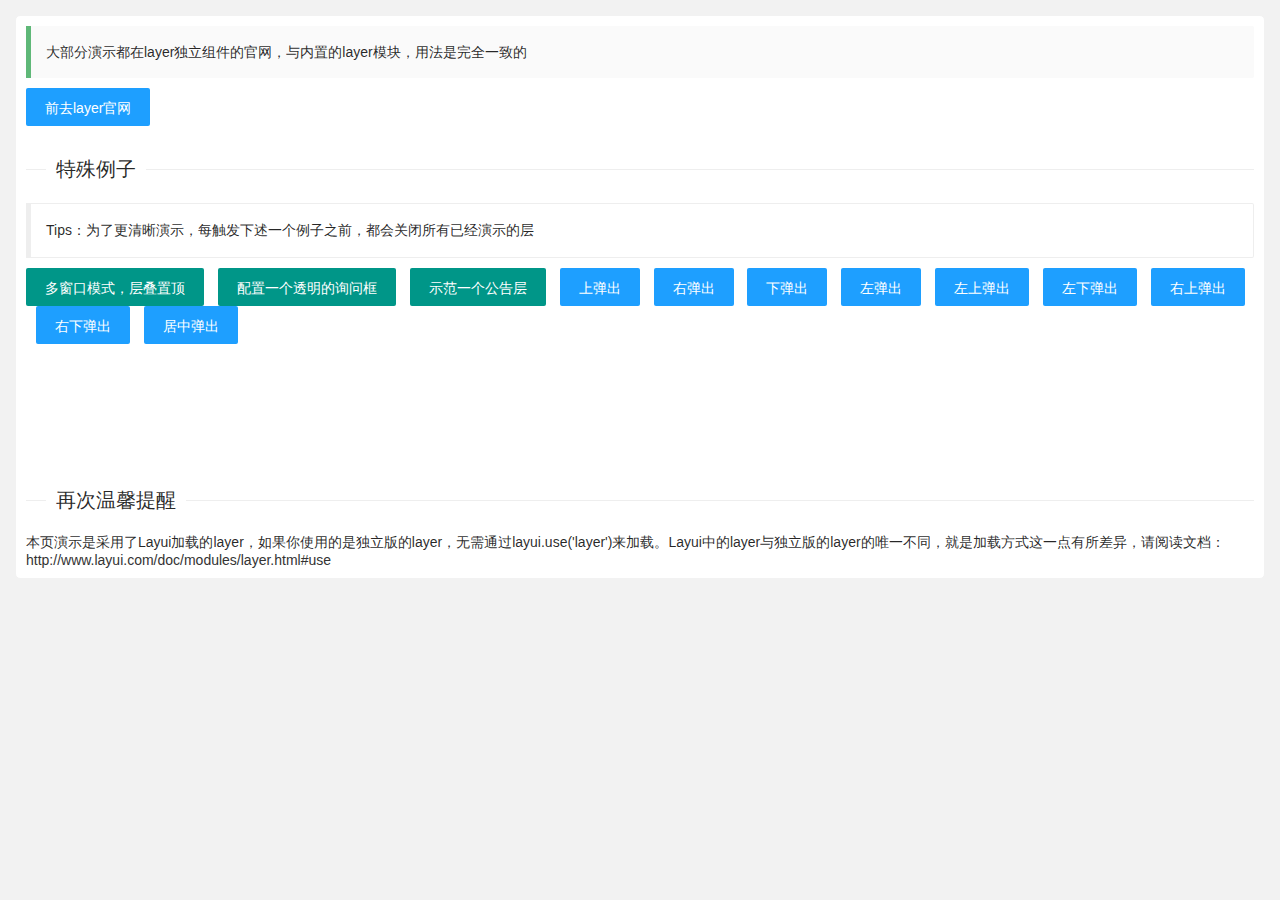
<file: src/main/resources/templates/mini/page/layer.html>
<!DOCTYPE html>
<html>
<head>
    <meta charset="utf-8">
    <title>layui</title>
    <meta name="renderer" content="webkit">
    <meta http-equiv="X-UA-Compatible" content="IE=edge,chrome=1">
    <meta name="viewport" content="width=device-width, initial-scale=1, maximum-scale=1">
    <link rel="stylesheet" href="../lib/layui-v2.6.3/css/layui.css" media="all">
    <link rel="stylesheet" href="../css/public.css" media="all">
</head>
<body>
<div class="layuimini-container">
    <div class="layuimini-main">
        <blockquote class="layui-elem-quote">
            大部分演示都在layer独立组件的官网，与内置的layer模块，用法是完全一致的
        </blockquote>
        <a class="layui-btn layui-btn-normal" href="http://layer.layui.com/" target="_blank">前去layer官网</a>

        <fieldset class="layui-elem-field layui-field-title site-demo-button" style="margin-top: 30px;">
            <legend>特殊例子</legend>
        </fieldset>

        <div class="site-demo-button" id="layerDemo" style="margin-bottom: 0;">
            <blockquote class="layui-elem-quote layui-quote-nm">
                Tips：为了更清晰演示，每触发下述一个例子之前，都会关闭所有已经演示的层
            </blockquote>
            <button data-method="setTop" class="layui-btn">多窗口模式，层叠置顶</button>
            <button data-method="confirmTrans" class="layui-btn">配置一个透明的询问框</button>
            <button data-method="notice" class="layui-btn">示范一个公告层</button>
            <button data-method="offset" data-type="t" class="layui-btn layui-btn-normal">上弹出</button>
            <button data-method="offset" data-type="r" class="layui-btn layui-btn-normal">右弹出</button>
            <button data-method="offset" data-type="b" class="layui-btn layui-btn-normal">下弹出</button>
            <button data-method="offset" data-type="l" class="layui-btn layui-btn-normal">左弹出</button>
            <button data-method="offset" data-type="lt" class="layui-btn layui-btn-normal">左上弹出</button>
            <button data-method="offset" data-type="lb" class="layui-btn layui-btn-normal">左下弹出</button>
            <button data-method="offset" data-type="rt" class="layui-btn layui-btn-normal">右上弹出</button>
            <button data-method="offset" data-type="rb" class="layui-btn layui-btn-normal">右下弹出</button>
            <button data-method="offset" data-type="auto" class="layui-btn layui-btn-normal">居中弹出</button>
        </div>

        <!-- 示例-970 -->
        <ins class="adsbygoogle" style="display:inline-block;width:970px;height:90px" data-ad-client="ca-pub-6111334333458862" data-ad-slot="3820120620"></ins>

        <fieldset class="layui-elem-field layui-field-title" style="margin-top: 50px;">
            <legend>再次温馨提醒</legend>
        </fieldset>
        <p class="site-demo-text">本页演示是采用了Layui加载的layer，如果你使用的是独立版的layer，无需通过layui.use('layer')来加载。Layui中的layer与独立版的layer的唯一不同，就是加载方式这一点有所差异，请阅读文档：<a href="http://www.layui.com/doc/modules/layer.html#use" target="_blank">http://www.layui.com/doc/modules/layer.html#use</a></p>
    </div>
</div>
<script src="../lib/layui-v2.6.3/layui.js" charset="utf-8"></script>
<!-- 注意：如果你直接复制所有代码到本地，上述js路径需要改成你本地的 -->
<script>
    layui.use('layer', function () { //独立版的layer无需执行这一句
        var $ = layui.jquery, layer = layui.layer; //独立版的layer无需执行这一句

        //触发事件
        var active = {
            setTop: function () {
                var that = this;
                //多窗口模式，层叠置顶
                layer.open({
                    type: 2 //此处以iframe举例
                    , title: '当你选择该窗体时，即会在最顶端'
                    , area: ['390px', '260px']
                    , shade: 0
                    , maxmin: true
                    , offset: [ //为了演示，随机坐标
                        Math.random() * ($(window).height() - 300)
                        , Math.random() * ($(window).width() - 390)
                    ]
                    , content: '//layer.layui.com/test/settop.html'
                    , btn: ['继续弹出', '全部关闭'] //只是为了演示
                    , yes: function () {
                        $(that).click();
                    }
                    , btn2: function () {
                        layer.closeAll();
                    }

                    , zIndex: layer.zIndex //重点1
                    , success: function (layero) {
                        layer.setTop(layero); //重点2
                    }
                });
            }
            , confirmTrans: function () {
                //配置一个透明的询问框
                layer.msg('大部分参数都是可以公用的<br>合理搭配，展示不一样的风格', {
                    time: 20000, //20s后自动关闭
                    btn: ['明白了', '知道了', '哦']
                });
            }
            , notice: function () {
                //示范一个公告层
                layer.open({
                    type: 1
                    , title: false //不显示标题栏
                    , closeBtn: false
                    , area: '300px;'
                    , shade: 0.8
                    , id: 'LAY_layuipro' //设定一个id，防止重复弹出
                    , btn: ['火速围观', '残忍拒绝']
                    , btnAlign: 'c'
                    , moveType: 1 //拖拽模式，0或者1
                    , content: '<div style="padding: 50px; line-height: 22px; background-color: #393D49; color: #fff; font-weight: 300;">你知道吗？亲！<br>layer ≠ layui<br><br>layer只是作为Layui的一个弹层模块，由于其用户基数较大，所以常常会有人以为layui是layerui<br><br>layer虽然已被 Layui 收编为内置的弹层模块，但仍然会作为一个独立组件全力维护、升级。<br><br>我们此后的征途是星辰大海 ^_^</div>'
                    , success: function (layero) {
                        var btn = layero.find('.layui-layer-btn');
                        btn.find('.layui-layer-btn0').attr({
                            href: 'http://www.layui.com/'
                            , target: '_blank'
                        });
                    }
                });
            }
            , offset: function (othis) {
                var type = othis.data('type')
                    , text = othis.text();

                layer.open({
                    type: 1
                    , offset: type //具体配置参考：http://www.layui.com/doc/modules/layer.html#offset
                    , id: 'layerDemo' + type //防止重复弹出
                    , content: '<div style="padding: 20px 100px;">' + text + '</div>'
                    , btn: '关闭全部'
                    , btnAlign: 'c' //按钮居中
                    , shade: 0 //不显示遮罩
                    , yes: function () {
                        layer.closeAll();
                    }
                });
            }
        };

        $('#layerDemo .layui-btn').on('click', function () {
            var othis = $(this), method = othis.data('method');
            active[method] ? active[method].call(this, othis) : '';
        });

    });
</script>

</body>
</html>
</file>
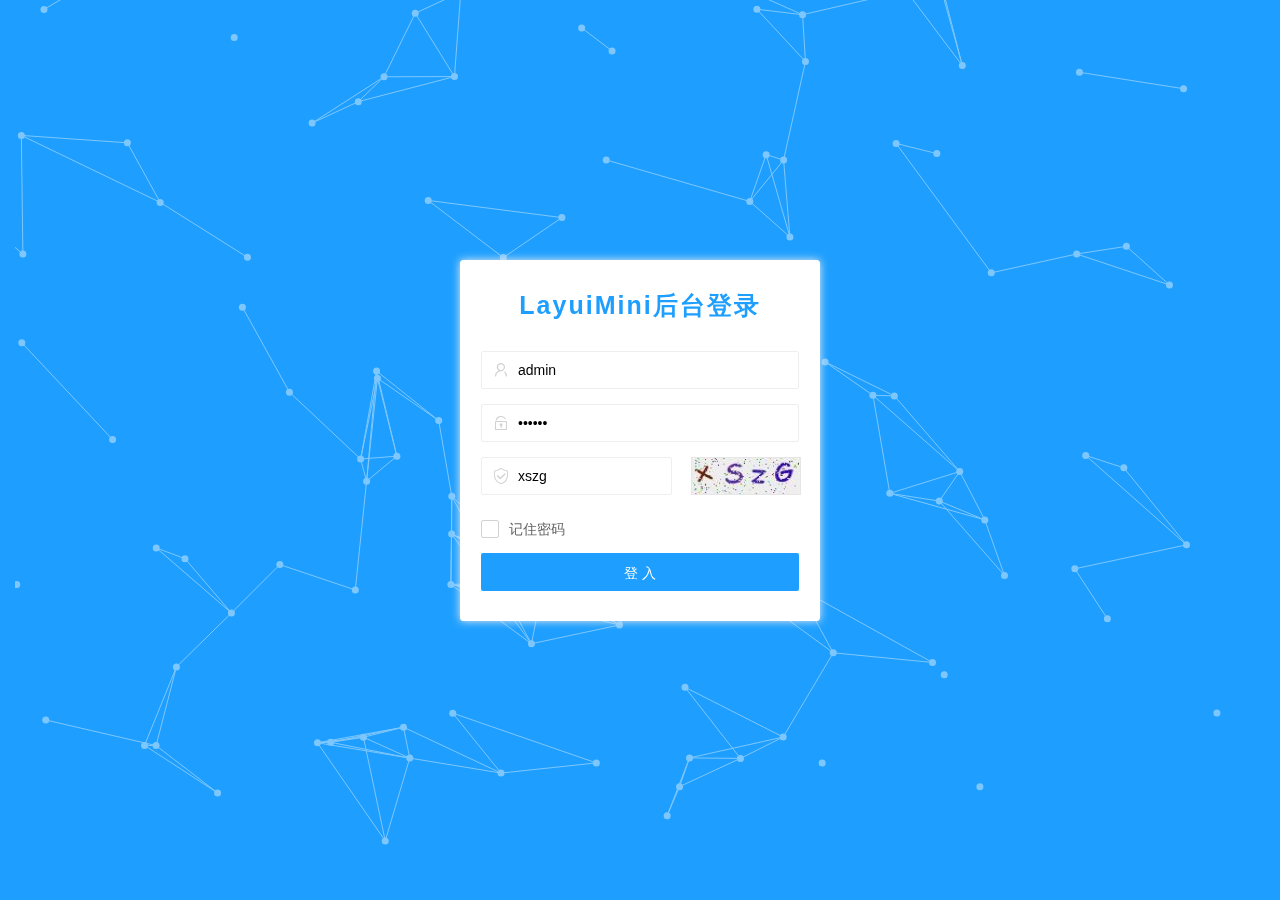
<file: src/main/resources/templates/mini/page/login-1.html>
<!DOCTYPE html>
<html>
<head>
    <meta charset="UTF-8">
    <title>后台管理-登陆</title>
    <meta http-equiv="X-UA-Compatible" content="IE=edge,chrome=1">
    <meta http-equiv="Access-Control-Allow-Origin" content="*">
    <meta name="viewport" content="width=device-width, initial-scale=1, maximum-scale=1">
    <meta name="apple-mobile-web-app-status-bar-style" content="black">
    <meta name="apple-mobile-web-app-capable" content="yes">
    <meta name="format-detection" content="telephone=no">
    <link rel="stylesheet" href="../lib/layui-v2.6.3/css/layui.css" media="all">
    <!--[if lt IE 9]>
    <script src="https://cdn.staticfile.org/html5shiv/r29/html5.min.js"></script>
    <script src="https://cdn.staticfile.org/respond.js/1.4.2/respond.min.js"></script>
    <![endif]-->
    <style>
        html, body {width: 100%;height: 100%;overflow: hidden}
        body {background: #1E9FFF;}
        body:after {content:'';background-repeat:no-repeat;background-size:cover;-webkit-filter:blur(3px);-moz-filter:blur(3px);-o-filter:blur(3px);-ms-filter:blur(3px);filter:blur(3px);position:absolute;top:0;left:0;right:0;bottom:0;z-index:-1;}
        .layui-container {width: 100%;height: 100%;overflow: hidden}
        .admin-login-background {width:360px;height:300px;position:absolute;left:50%;top:40%;margin-left:-180px;margin-top:-100px;}
        .logo-title {text-align:center;letter-spacing:2px;padding:14px 0;}
        .logo-title h1 {color:#1E9FFF;font-size:25px;font-weight:bold;}
        .login-form {background-color:#fff;border:1px solid #fff;border-radius:3px;padding:14px 20px;box-shadow:0 0 8px #eeeeee;}
        .login-form .layui-form-item {position:relative;}
        .login-form .layui-form-item label {position:absolute;left:1px;top:1px;width:38px;line-height:36px;text-align:center;color:#d2d2d2;}
        .login-form .layui-form-item input {padding-left:36px;}
        .captcha {width:60%;display:inline-block;}
        .captcha-img {display:inline-block;width:34%;float:right;}
        .captcha-img img {height:34px;border:1px solid #e6e6e6;height:36px;width:100%;}
    </style>
</head>
<body>
<div class="layui-container">
    <div class="admin-login-background">
        <div class="layui-form login-form">
            <form class="layui-form" action="">
                <div class="layui-form-item logo-title">
                    <h1>LayuiMini后台登录</h1>
                </div>
                <div class="layui-form-item">
                    <label class="layui-icon layui-icon-username" for="username"></label>
                    <input type="text" name="username" lay-verify="required|account" placeholder="用户名或者邮箱" autocomplete="off" class="layui-input" value="admin">
                </div>
                <div class="layui-form-item">
                    <label class="layui-icon layui-icon-password" for="password"></label>
                    <input type="password" name="password" lay-verify="required|password" placeholder="密码" autocomplete="off" class="layui-input" value="123456">
                </div>
                <div class="layui-form-item">
                    <label class="layui-icon layui-icon-vercode" for="captcha"></label>
                    <input type="text" name="captcha" lay-verify="required|captcha" placeholder="图形验证码" autocomplete="off" class="layui-input verification captcha" value="xszg">
                    <div class="captcha-img">
                        <img id="captchaPic" src="../images/captcha.jpg">
                    </div>
                </div>
                <div class="layui-form-item">
                    <input type="checkbox" name="rememberMe" value="true" lay-skin="primary" title="记住密码">
                </div>
                <div class="layui-form-item">
                    <button class="layui-btn layui-btn layui-btn-normal layui-btn-fluid" lay-submit="" lay-filter="login">登 入</button>
                </div>
            </form>
        </div>
    </div>
</div>
<script src="../lib/jquery-3.4.1/jquery-3.4.1.min.js" charset="utf-8"></script>
<script src="../lib/layui-v2.6.3/layui.js" charset="utf-8"></script>
<script src="../lib/jq-module/jquery.particleground.min.js" charset="utf-8"></script>
<script>
    layui.use(['form'], function () {
        var form = layui.form,
            layer = layui.layer;

        // 登录过期的时候，跳出ifram框架
        if (top.location != self.location) top.location = self.location;

        // 粒子线条背景
        $(document).ready(function(){
            $('.layui-container').particleground({
                dotColor:'#7ec7fd',
                lineColor:'#7ec7fd'
            });
        });

        // 进行登录操作
        form.on('submit(login)', function (data) {
            data = data.field;
            if (data.username == '') {
                layer.msg('用户名不能为空');
                return false;
            }
            if (data.password == '') {
                layer.msg('密码不能为空');
                return false;
            }
            if (data.captcha == '') {
                layer.msg('验证码不能为空');
                return false;
            }
            layer.msg('登录成功', function () {
                window.location = '../index.html';
            });
            return false;
        });
    });
</script>
</body>
</html>
</file>
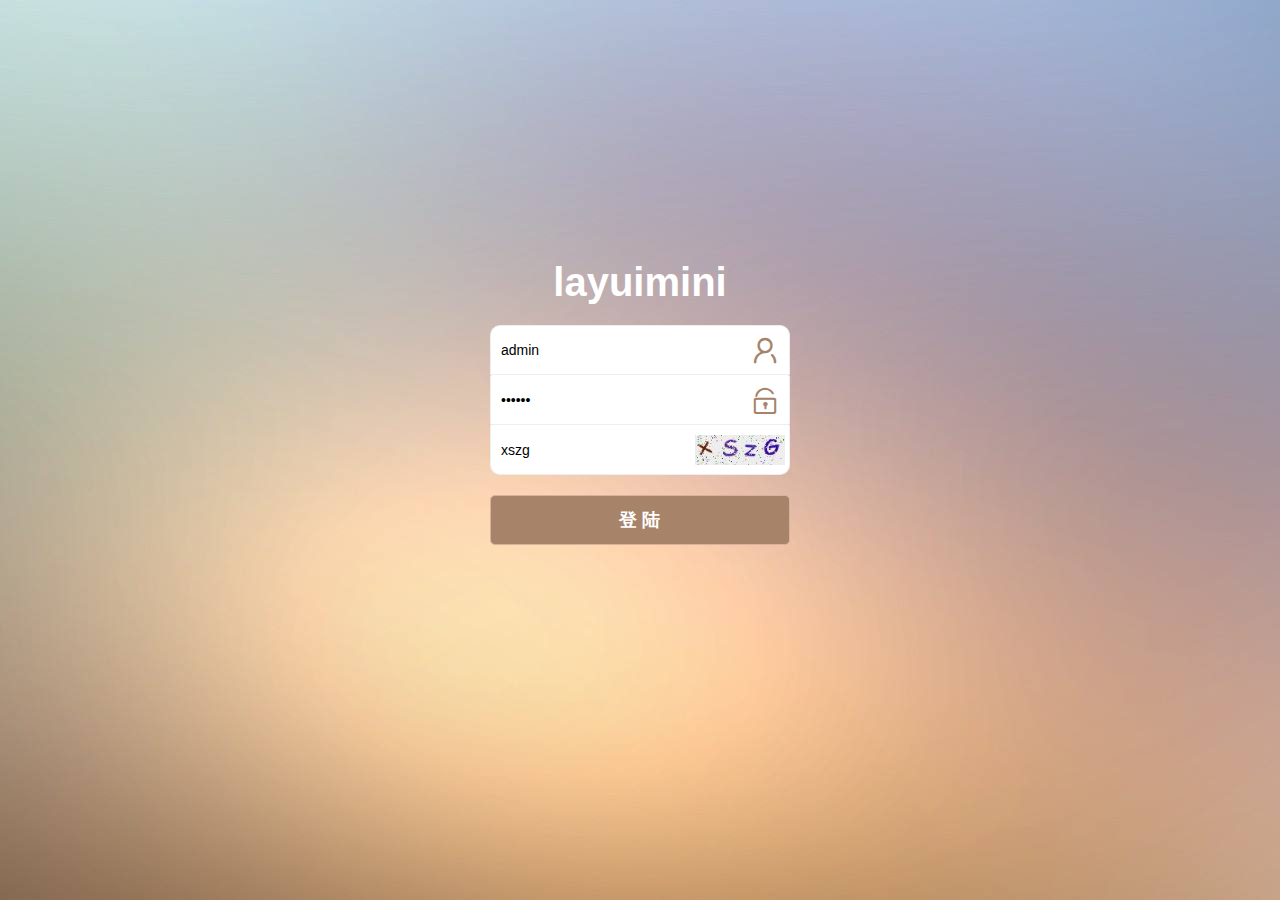
<file: src/main/resources/templates/mini/page/login-2.html>
<!DOCTYPE html>
<html>
<head>
    <meta charset="UTF-8">
    <title>后台管理-登陆</title>
    <meta http-equiv="X-UA-Compatible" content="IE=edge,chrome=1">
    <meta http-equiv="Access-Control-Allow-Origin" content="*">
    <meta name="viewport" content="width=device-width, initial-scale=1, maximum-scale=1">
    <meta name="apple-mobile-web-app-status-bar-style" content="black">
    <meta name="apple-mobile-web-app-capable" content="yes">
    <meta name="format-detection" content="telephone=no">
    <link rel="stylesheet" href="../lib/layui-v2.6.3/css/layui.css" media="all">
    <!--[if lt IE 9]>
    <script src="https://cdn.staticfile.org/html5shiv/r29/html5.min.js"></script>
    <script src="https://cdn.staticfile.org/respond.js/1.4.2/respond.min.js"></script>
    <![endif]-->
    <style>
        body {background-image:url("../images/bg.jpg");height:100%;width:100%;}
        #container{height:100%;width:100%;}
        input:-webkit-autofill {-webkit-box-shadow:inset 0 0 0 1000px #fff;background-color:transparent;}
        .admin-login-background {width:300px;height:300px;position:absolute;left:50%;top:40%;margin-left:-150px;margin-top:-100px;}
        .admin-header {text-align:center;margin-bottom:20px;color:#ffffff;font-weight:bold;font-size:40px}
        .admin-input {border-top-style:none;border-right-style:solid;border-bottom-style:solid;border-left-style:solid;height:50px;width:300px;padding-bottom:0px;}
        .admin-input::-webkit-input-placeholder {color:#a78369}
        .layui-icon-username {color:#a78369 !important;}
        .layui-icon-username:hover {color:#9dadce !important;}
        .layui-icon-password {color:#a78369 !important;}
        .layui-icon-password:hover {color:#9dadce !important;}
        .admin-input-username {border-top-style:solid;border-radius:10px 10px 0 0;}
        .admin-input-verify {border-radius:0 0 10px 10px;}
        .admin-button {margin-top:20px;font-weight:bold;font-size:18px;width:300px;height:50px;border-radius:5px;background-color:#a78369;border:1px solid #d8b29f}
        .admin-icon {margin-left:260px;margin-top:10px;font-size:30px;}
        i {position:absolute;}
        .admin-captcha {position:absolute;margin-left:205px;margin-top:-40px;}
    </style>
</head>
<body>
<div id="container">
    <div></div>
    <div class="admin-login-background">
        <div class="admin-header">
            <span>layuimini</span>
        </div>
        <form class="layui-form" action="">
            <div>
                <i class="layui-icon layui-icon-username admin-icon"></i>
                <input type="text" name="username" placeholder="请输入用户名" autocomplete="off" class="layui-input admin-input admin-input-username" value="admin">
            </div>
            <div>
                <i class="layui-icon layui-icon-password admin-icon"></i>
                <input type="password" name="password" placeholder="请输入密码" autocomplete="off" class="layui-input admin-input" value="123456">
            </div>
            <div>
                <input type="text" name="captcha" placeholder="请输入验证码" autocomplete="off" class="layui-input admin-input admin-input-verify" value="xszg">
                <img class="admin-captcha" width="90" height="30" src="../images/captcha.jpg">
            </div>
            <button class="layui-btn admin-button" lay-submit="" lay-filter="login">登 陆</button>
        </form>
    </div>
</div>
<script src="../lib/layui-v2.6.3/layui.js" charset="utf-8"></script>
<script>
    layui.use(['form'], function () {
        var form = layui.form,
            layer = layui.layer;

        // 登录过期的时候，跳出ifram框架
        if (top.location != self.location) top.location = self.location;

        // 进行登录操作
        form.on('submit(login)', function (data) {
            data = data.field;
            if (data.username == '') {
                layer.msg('用户名不能为空');
                return false;
            }
            if (data.password == '') {
                layer.msg('密码不能为空');
                return false;
            }
            if (data.captcha == '') {
                layer.msg('验证码不能为空');
                return false;
            }
            layer.msg('登录成功', function () {
                window.location = '../index.html';
            });
            return false;
        });
    });
</script>
</body>
</html>
</file>
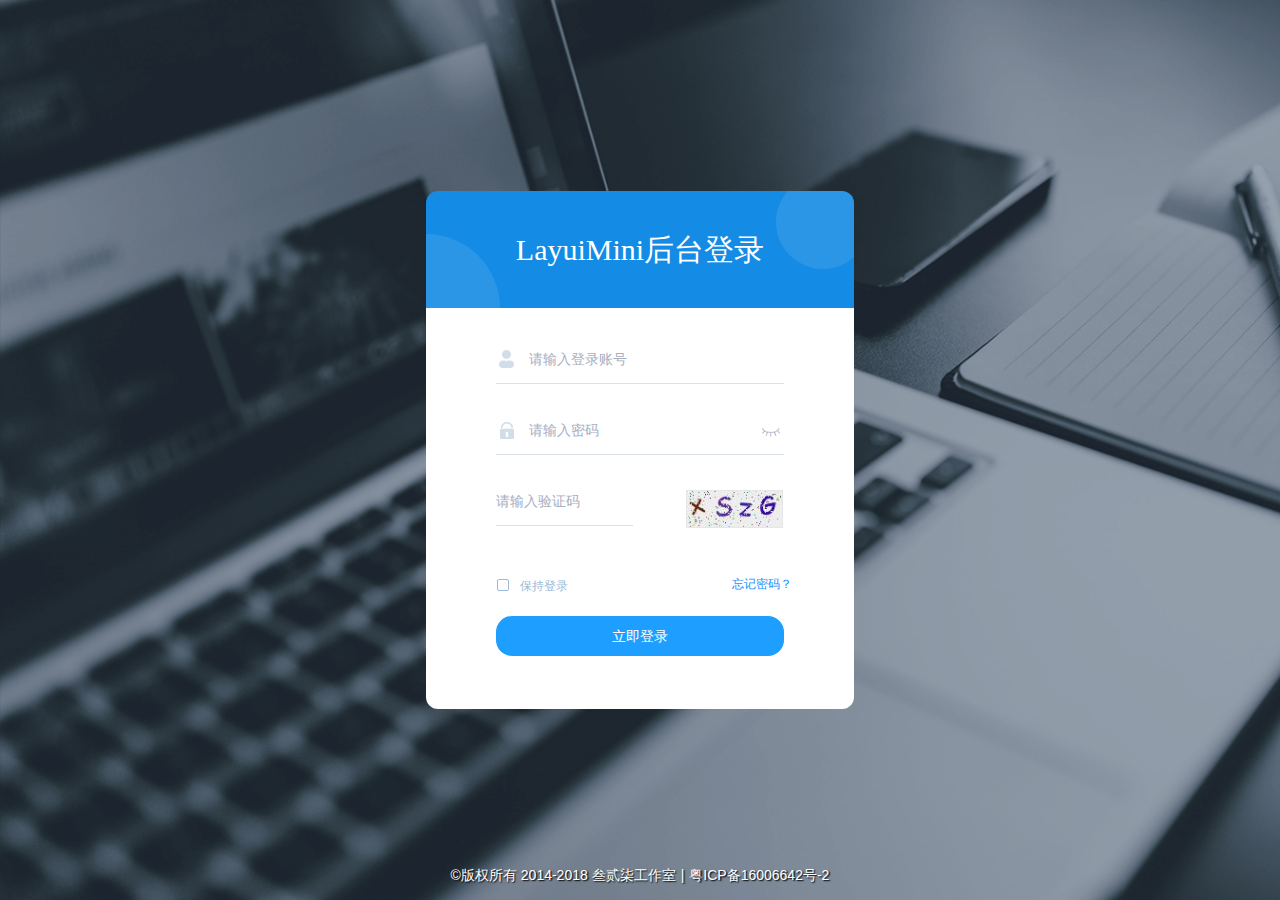
<file: src/main/resources/templates/mini/page/login-3.html>
<!DOCTYPE html>
<html>
<head>
    <meta charset="UTF-8">
    <title>后台管理-登陆</title>
    <meta http-equiv="X-UA-Compatible" content="IE=edge,chrome=1">
    <meta http-equiv="Access-Control-Allow-Origin" content="*">
    <meta name="viewport" content="width=device-width, initial-scale=1, maximum-scale=1">
    <meta name="apple-mobile-web-app-status-bar-style" content="black">
    <meta name="apple-mobile-web-app-capable" content="yes">
    <meta name="format-detection" content="telephone=no">
    <link rel="stylesheet" href="../lib/layui-v2.6.3/css/layui.css" media="all">
    <!--[if lt IE 9]>
    <script src="https://cdn.staticfile.org/html5shiv/r29/html5.min.js"></script>
    <script src="https://cdn.staticfile.org/respond.js/1.4.2/respond.min.js"></script>
    <![endif]-->
    <style>
        .main-body {top:50%;left:50%;position:absolute;-webkit-transform:translate(-50%,-50%);-moz-transform:translate(-50%,-50%);-ms-transform:translate(-50%,-50%);-o-transform:translate(-50%,-50%);transform:translate(-50%,-50%);overflow:hidden;}
        .login-main .login-bottom .center .item input {display:inline-block;width:227px;height:22px;padding:0;position:absolute;border:0;outline:0;font-size:14px;letter-spacing:0;}
        .login-main .login-bottom .center .item .icon-1 {background:url(../images/icon-login.png) no-repeat 1px 0;}
        .login-main .login-bottom .center .item .icon-2 {background:url(../images/icon-login.png) no-repeat -54px 0;}
        .login-main .login-bottom .center .item .icon-3 {background:url(../images/icon-login.png) no-repeat -106px 0;}
        .login-main .login-bottom .center .item .icon-4 {background:url(../images/icon-login.png) no-repeat 0 -43px;position:absolute;right:-10px;cursor:pointer;}
        .login-main .login-bottom .center .item .icon-5 {background:url(../images/icon-login.png) no-repeat -55px -43px;}
        .login-main .login-bottom .center .item .icon-6 {background:url(../images/icon-login.png) no-repeat 0 -93px;position:absolute;right:-10px;margin-top:8px;cursor:pointer;}
        .login-main .login-bottom .tip .icon-nocheck {display:inline-block;width:10px;height:10px;border-radius:2px;border:solid 1px #9abcda;position:relative;top:2px;margin:1px 8px 1px 1px;cursor:pointer;}
        .login-main .login-bottom .tip .icon-check {margin:0 7px 0 0;width:14px;height:14px;border:none;background:url(../images/icon-login.png) no-repeat -111px -48px;}
        .login-main .login-bottom .center .item .icon {display:inline-block;width:33px;height:22px;}
        .login-main .login-bottom .center .item {width:288px;height:35px;border-bottom:1px solid #dae1e6;margin-bottom:35px;}
        .login-main {width:428px;position:relative;float:left;}
        .login-main .login-top {height:117px;background-color:#148be4;border-radius:12px 12px 0 0;font-family:SourceHanSansCN-Regular;font-size:30px;font-weight:400;font-stretch:normal;letter-spacing:0;color:#fff;line-height:117px;text-align:center;overflow:hidden;-webkit-transform:rotate(0);-moz-transform:rotate(0);-ms-transform:rotate(0);-o-transform:rotate(0);transform:rotate(0);}
        .login-main .login-top .bg1 {display:inline-block;width:74px;height:74px;background:#fff;opacity:.1;border-radius:0 74px 0 0;position:absolute;left:0;top:43px;}
        .login-main .login-top .bg2 {display:inline-block;width:94px;height:94px;background:#fff;opacity:.1;border-radius:50%;position:absolute;right:-16px;top:-16px;}
        .login-main .login-bottom {width:428px;background:#fff;border-radius:0 0 12px 12px;padding-bottom:53px;}
        .login-main .login-bottom .center {width:288px;margin:0 auto;padding-top:40px;padding-bottom:15px;position:relative;}
        .login-main .login-bottom .tip {clear:both;height:16px;line-height:16px;width:288px;margin:0 auto;}
        body {background:url(../images/loginbg.png) 0% 0% / cover no-repeat;position:static;font-size:12px;}
        input::-webkit-input-placeholder {color:#a6aebf;}
        input::-moz-placeholder {/* Mozilla Firefox 19+ */            color:#a6aebf;}
        input:-moz-placeholder {/* Mozilla Firefox 4 to 18 */            color:#a6aebf;}
        input:-ms-input-placeholder {/* Internet Explorer 10-11 */            color:#a6aebf;}
        input:-webkit-autofill {/* 取消Chrome记住密码的背景颜色 */            -webkit-box-shadow:0 0 0 1000px white inset !important;}
        html {height:100%;}
        .login-main .login-bottom .tip {clear:both;height:16px;line-height:16px;width:288px;margin:0 auto;}
        .login-main .login-bottom .tip .login-tip {font-family:MicrosoftYaHei;font-size:12px;font-weight:400;font-stretch:normal;letter-spacing:0;color:#9abcda;cursor:pointer;}
        .login-main .login-bottom .tip .forget-password {font-stretch:normal;letter-spacing:0;color:#1391ff;text-decoration:none;position:absolute;right:62px;}
        .login-main .login-bottom .login-btn {width:288px;height:40px;background-color:#1E9FFF;border-radius:16px;margin:24px auto 0;text-align:center;line-height:40px;color:#fff;font-size:14px;letter-spacing:0;cursor:pointer;border:none;}
        .login-main .login-bottom .center .item .validateImg {position:absolute;right:1px;cursor:pointer;height:36px;border:1px solid #e6e6e6;}
        .footer {left:0;bottom:0;color:#fff;width:100%;position:absolute;text-align:center;line-height:30px;padding-bottom:10px;text-shadow:#000 0.1em 0.1em 0.1em;font-size:14px;}
        .padding-5 {padding:5px !important;}
        .footer a,.footer span {color:#fff;}
        @media screen and (max-width:428px) {.login-main {width:360px !important;}
            .login-main .login-top {width:360px !important;}
            .login-main .login-bottom {width:360px !important;}
        }
    </style>
</head>
<body>
<div class="main-body">
    <div class="login-main">
        <div class="login-top">
            <span>LayuiMini后台登录</span>
            <span class="bg1"></span>
            <span class="bg2"></span>
        </div>
        <form class="layui-form login-bottom">
            <div class="center">
                <div class="item">
                    <span class="icon icon-2"></span>
                    <input type="text" name="username" lay-verify="required"  placeholder="请输入登录账号" maxlength="24"/>
                </div>

                <div class="item">
                    <span class="icon icon-3"></span>
                    <input type="password" name="password" lay-verify="required"  placeholder="请输入密码" maxlength="20">
                    <span class="bind-password icon icon-4"></span>
                </div>

                <div id="validatePanel" class="item" style="width: 137px;">
                    <input type="text" name="captcha" placeholder="请输入验证码" maxlength="4">
                    <img id="refreshCaptcha" class="validateImg"  src="../images/captcha.jpg" >
                </div>

            </div>
            <div class="tip">
                <span class="icon-nocheck"></span>
                <span class="login-tip">保持登录</span>
                <a href="javascript:" class="forget-password">忘记密码？</a>
            </div>
            <div class="layui-form-item" style="text-align:center; width:100%;height:100%;margin:0px;">
                <button class="login-btn" lay-submit="" lay-filter="login">立即登录</button>
            </div>
        </form>
    </div>
</div>
<div class="footer">
    ©版权所有 2014-2018 叁贰柒工作室<span class="padding-5">|</span><a target="_blank" href="http://www.miitbeian.gov.cn">粤ICP备16006642号-2</a>
</div>
<script src="../lib/layui-v2.6.3/layui.js" charset="utf-8"></script>
<script>
    layui.use(['form','jquery'], function () {
        var $ = layui.jquery,
            form = layui.form,
            layer = layui.layer;

        // 登录过期的时候，跳出ifram框架
        if (top.location != self.location) top.location = self.location;

        $('.bind-password').on('click', function () {
            if ($(this).hasClass('icon-5')) {
                $(this).removeClass('icon-5');
                $("input[name='password']").attr('type', 'password');
            } else {
                $(this).addClass('icon-5');
                $("input[name='password']").attr('type', 'text');
            }
        });

        $('.icon-nocheck').on('click', function () {
            if ($(this).hasClass('icon-check')) {
                $(this).removeClass('icon-check');
            } else {
                $(this).addClass('icon-check');
            }
        });

        // 进行登录操作
        form.on('submit(login)', function (data) {
            data = data.field;
            if (data.username == '') {
                layer.msg('用户名不能为空');
                return false;
            }
            if (data.password == '') {
                layer.msg('密码不能为空');
                return false;
            }
            if (data.captcha == '') {
                layer.msg('验证码不能为空');
                return false;
            }
            layer.msg('登录成功', function () {
                window.location = '../index.html';
            });
            return false;
        });
    });
</script>
</body>
</html>
</file>
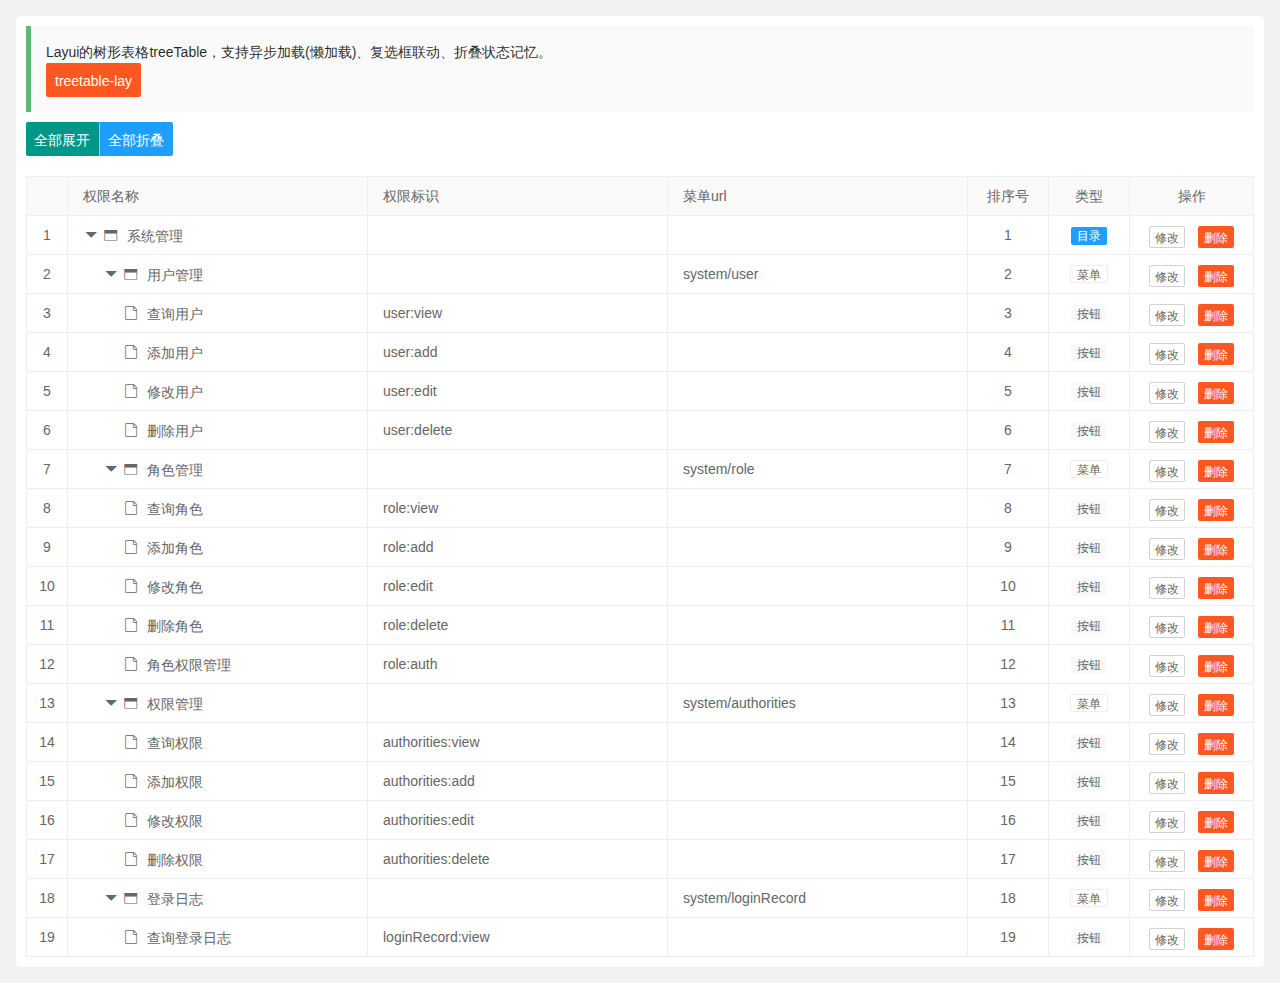
<file: src/main/resources/templates/mini/page/menu.html>
<!DOCTYPE html>
<html lang="en">
<head>
    <meta charset="UTF-8">
    <title>menu</title>
    <link rel="stylesheet" href="../lib/layui-v2.6.3/css/layui.css" media="all">
    <link rel="stylesheet" href="../css/public.css" media="all">
    <style>
        .layui-btn:not(.layui-btn-lg ):not(.layui-btn-sm):not(.layui-btn-xs) {
            height: 34px;
            line-height: 34px;
            padding: 0 8px;
        }
    </style>
</head>
<body>
<div class="layuimini-container">
    <div class="layuimini-main">
        <blockquote class="layui-elem-quote">
            Layui的树形表格treeTable，支持异步加载(懒加载)、复选框联动、折叠状态记忆。<br>
            <a href="https://gitee.com/whvse/treetable-lay" target="_blank" class="layui-btn layui-btn-danger">treetable-lay</a>
        </blockquote>
        <div>
            <div class="layui-btn-group">
                <button class="layui-btn" id="btn-expand">全部展开</button>
                <button class="layui-btn layui-btn-normal" id="btn-fold">全部折叠</button>
            </div>
            <table id="munu-table" class="layui-table" lay-filter="munu-table"></table>
        </div>
    </div>
</div>
<!-- 操作列 -->
<script type="text/html" id="auth-state">
    <a class="layui-btn layui-btn-primary layui-btn-xs" lay-event="edit">修改</a>
    <a class="layui-btn layui-btn-danger layui-btn-xs" lay-event="del">删除</a>
</script>

<script src="../lib/layui-v2.6.3/layui.js" charset="utf-8"></script>
<script src="../js/lay-config.js?v=1.0.4" charset="utf-8"></script>
<script>
    layui.use(['table', 'treetable'], function () {
        var $ = layui.jquery;
        var table = layui.table;
        var treetable = layui.treetable;

        // 渲染表格
        layer.load(2);
        treetable.render({
            treeColIndex: 1,
            treeSpid: -1,
            treeIdName: 'authorityId',
            treePidName: 'parentId',
            elem: '#munu-table',
            url: '../api/menus.json',
            page: false,
            cols: [[
                {type: 'numbers'},
                {field: 'authorityName', minWidth: 200, title: '权限名称'},
                {field: 'authority', title: '权限标识'},
                {field: 'menuUrl', title: '菜单url'},
                {field: 'orderNumber', width: 80, align: 'center', title: '排序号'},
                {
                    field: 'isMenu', width: 80, align: 'center', templet: function (d) {
                        if (d.isMenu == 1) {
                            return '<span class="layui-badge layui-bg-gray">按钮</span>';
                        }
                        if (d.parentId == -1) {
                            return '<span class="layui-badge layui-bg-blue">目录</span>';
                        } else {
                            return '<span class="layui-badge-rim">菜单</span>';
                        }
                    }, title: '类型'
                },
                {templet: '#auth-state', width: 120, align: 'center', title: '操作'}
            ]],
            done: function () {
                layer.closeAll('loading');
            }
        });

        $('#btn-expand').click(function () {
            treetable.expandAll('#munu-table');
        });

        $('#btn-fold').click(function () {
            treetable.foldAll('#munu-table');
        });

        //监听工具条
        table.on('tool(munu-table)', function (obj) {
            var data = obj.data;
            var layEvent = obj.event;

            if (layEvent === 'del') {
                layer.msg('删除' + data.id);
            } else if (layEvent === 'edit') {
                layer.msg('修改' + data.id);
            }
        });
    });
</script>
</body>
</html>
</file>
<file: src/main/resources/templates/mini/lib/layui-v2.6.3/css/layui.css>
.layui-inline,img{display:inline-block;vertical-align:middle}h1,h2,h3,h4,h5,h6{font-weight:400}a,body{color:#333}.layui-edge,.layui-header,.layui-inline,.layui-main{position:relative}.layui-edge,hr{height:0;overflow:hidden}.layui-layout-body,.layui-side,.layui-side-scroll{overflow-x:hidden}.layui-btn,.layui-edge,.layui-inline,img{vertical-align:middle}.layui-btn,.layui-disabled,.layui-icon,.layui-unselect{-moz-user-select:none;-webkit-user-select:none;-ms-user-select:none}.layui-elip,.layui-form-checkbox span,.layui-form-pane .layui-form-label{text-overflow:ellipsis;white-space:nowrap}.layui-edge,.layui-elip,hr{overflow:hidden}blockquote,body,button,dd,div,dl,dt,form,h1,h2,h3,h4,h5,h6,input,li,ol,p,pre,td,textarea,th,ul{margin:0;padding:0;-webkit-tap-highlight-color:rgba(0,0,0,0)}a:active,a:hover{outline:0}img{border:none}li{list-style:none}table{border-collapse:collapse;border-spacing:0}h4,h5,h6{font-size:100%}button,input,optgroup,option,select,textarea{font-family:inherit;font-size:inherit;font-style:inherit;font-weight:inherit;outline:0}pre{white-space:pre-wrap;white-space:-moz-pre-wrap;white-space:-pre-wrap;white-space:-o-pre-wrap;word-wrap:break-word}body{line-height:1.6;color:rgba(0,0,0,.85);font:14px Helvetica Neue,Helvetica,PingFang SC,Tahoma,Arial,sans-serif}hr{line-height:0;margin:10px 0;padding:0;border:none!important;border-bottom:1px solid #eee!important;clear:both;background:0 0}a{text-decoration:none}a:hover{color:#777}a cite{font-style:normal;*cursor:pointer}.layui-border-box,.layui-border-box *{box-sizing:border-box}.layui-box,.layui-box *{box-sizing:content-box}.layui-clear{clear:both;*zoom:1}.layui-clear:after{content:'\20';clear:both;*zoom:1;display:block;height:0}.layui-inline{*display:inline;*zoom:1}.layui-edge{display:inline-block;width:0;border-width:6px;border-style:dashed;border-color:transparent}.layui-edge-top{top:-4px;border-bottom-color:#999;border-bottom-style:solid}.layui-edge-right{border-left-color:#999;border-left-style:solid}.layui-edge-bottom{top:2px;border-top-color:#999;border-top-style:solid}.layui-edge-left{border-right-color:#999;border-right-style:solid}.layui-disabled,.layui-disabled:hover{color:#d2d2d2!important;cursor:not-allowed!important}.layui-circle{border-radius:100%}.layui-show{display:block!important}.layui-hide{display:none!important}.layui-show-v{visibility:visible!important}.layui-hide-v{visibility:hidden!important}@font-face{font-family:layui-icon;src:url(../font/iconfont.eot?v=256);src:url(../font/iconfont.eot?v=256#iefix) format('embedded-opentype'),url(../font/iconfont.woff2?v=256) format('woff2'),url(../font/iconfont.woff?v=256) format('woff'),url(../font/iconfont.ttf?v=256) format('truetype'),url(../font/iconfont.svg?v=256#layui-icon) format('svg')}.layui-icon{font-family:layui-icon!important;font-size:16px;font-style:normal;-webkit-font-smoothing:antialiased;-moz-osx-font-smoothing:grayscale}.layui-icon-reply-fill:before{content:"\e611"}.layui-icon-set-fill:before{content:"\e614"}.layui-icon-menu-fill:before{content:"\e60f"}.layui-icon-search:before{content:"\e615"}.layui-icon-share:before{content:"\e641"}.layui-icon-set-sm:before{content:"\e620"}.layui-icon-engine:before{content:"\e628"}.layui-icon-close:before{content:"\1006"}.layui-icon-close-fill:before{content:"\1007"}.layui-icon-chart-screen:before{content:"\e629"}.layui-icon-star:before{content:"\e600"}.layui-icon-circle-dot:before{content:"\e617"}.layui-icon-chat:before{content:"\e606"}.layui-icon-release:before{content:"\e609"}.layui-icon-list:before{content:"\e60a"}.layui-icon-chart:before{content:"\e62c"}.layui-icon-ok-circle:before{content:"\1005"}.layui-icon-layim-theme:before{content:"\e61b"}.layui-icon-table:before{content:"\e62d"}.layui-icon-right:before{content:"\e602"}.layui-icon-left:before{content:"\e603"}.layui-icon-cart-simple:before{content:"\e698"}.layui-icon-face-cry:before{content:"\e69c"}.layui-icon-face-smile:before{content:"\e6af"}.layui-icon-survey:before{content:"\e6b2"}.layui-icon-tree:before{content:"\e62e"}.layui-icon-ie:before{content:"\e7bb"}.layui-icon-upload-circle:before{content:"\e62f"}.layui-icon-add-circle:before{content:"\e61f"}.layui-icon-download-circle:before{content:"\e601"}.layui-icon-templeate-1:before{content:"\e630"}.layui-icon-util:before{content:"\e631"}.layui-icon-face-surprised:before{content:"\e664"}.layui-icon-edit:before{content:"\e642"}.layui-icon-speaker:before{content:"\e645"}.layui-icon-down:before{content:"\e61a"}.layui-icon-file:before{content:"\e621"}.layui-icon-layouts:before{content:"\e632"}.layui-icon-rate-half:before{content:"\e6c9"}.layui-icon-add-circle-fine:before{content:"\e608"}.layui-icon-prev-circle:before{content:"\e633"}.layui-icon-read:before{content:"\e705"}.layui-icon-404:before{content:"\e61c"}.layui-icon-carousel:before{content:"\e634"}.layui-icon-help:before{content:"\e607"}.layui-icon-code-circle:before{content:"\e635"}.layui-icon-windows:before{content:"\e67f"}.layui-icon-water:before{content:"\e636"}.layui-icon-username:before{content:"\e66f"}.layui-icon-find-fill:before{content:"\e670"}.layui-icon-about:before{content:"\e60b"}.layui-icon-location:before{content:"\e715"}.layui-icon-up:before{content:"\e619"}.layui-icon-pause:before{content:"\e651"}.layui-icon-date:before{content:"\e637"}.layui-icon-layim-uploadfile:before{content:"\e61d"}.layui-icon-delete:before{content:"\e640"}.layui-icon-play:before{content:"\e652"}.layui-icon-top:before{content:"\e604"}.layui-icon-firefox:before{content:"\e686"}.layui-icon-friends:before{content:"\e612"}.layui-icon-refresh-3:before{content:"\e9aa"}.layui-icon-ok:before{content:"\e605"}.layui-icon-layer:before{content:"\e638"}.layui-icon-face-smile-fine:before{content:"\e60c"}.layui-icon-dollar:before{content:"\e659"}.layui-icon-group:before{content:"\e613"}.layui-icon-layim-download:before{content:"\e61e"}.layui-icon-picture-fine:before{content:"\e60d"}.layui-icon-link:before{content:"\e64c"}.layui-icon-diamond:before{content:"\e735"}.layui-icon-log:before{content:"\e60e"}.layui-icon-key:before{content:"\e683"}.layui-icon-rate-solid:before{content:"\e67a"}.layui-icon-fonts-del:before{content:"\e64f"}.layui-icon-unlink:before{content:"\e64d"}.layui-icon-fonts-clear:before{content:"\e639"}.layui-icon-triangle-r:before{content:"\e623"}.layui-icon-circle:before{content:"\e63f"}.layui-icon-radio:before{content:"\e643"}.layui-icon-align-center:before{content:"\e647"}.layui-icon-align-right:before{content:"\e648"}.layui-icon-align-left:before{content:"\e649"}.layui-icon-loading-1:before{content:"\e63e"}.layui-icon-return:before{content:"\e65c"}.layui-icon-fonts-strong:before{content:"\e62b"}.layui-icon-upload:before{content:"\e67c"}.layui-icon-dialogue:before{content:"\e63a"}.layui-icon-video:before{content:"\e6ed"}.layui-icon-headset:before{content:"\e6fc"}.layui-icon-cellphone-fine:before{content:"\e63b"}.layui-icon-add-1:before{content:"\e654"}.layui-icon-face-smile-b:before{content:"\e650"}.layui-icon-fonts-html:before{content:"\e64b"}.layui-icon-screen-full:before{content:"\e622"}.layui-icon-form:before{content:"\e63c"}.layui-icon-cart:before{content:"\e657"}.layui-icon-camera-fill:before{content:"\e65d"}.layui-icon-tabs:before{content:"\e62a"}.layui-icon-heart-fill:before{content:"\e68f"}.layui-icon-fonts-code:before{content:"\e64e"}.layui-icon-ios:before{content:"\e680"}.layui-icon-at:before{content:"\e687"}.layui-icon-fire:before{content:"\e756"}.layui-icon-set:before{content:"\e716"}.layui-icon-fonts-u:before{content:"\e646"}.layui-icon-triangle-d:before{content:"\e625"}.layui-icon-tips:before{content:"\e702"}.layui-icon-picture:before{content:"\e64a"}.layui-icon-more-vertical:before{content:"\e671"}.layui-icon-bluetooth:before{content:"\e689"}.layui-icon-flag:before{content:"\e66c"}.layui-icon-loading:before{content:"\e63d"}.layui-icon-fonts-i:before{content:"\e644"}.layui-icon-refresh-1:before{content:"\e666"}.layui-icon-rmb:before{content:"\e65e"}.layui-icon-addition:before{content:"\e624"}.layui-icon-home:before{content:"\e68e"}.layui-icon-time:before{content:"\e68d"}.layui-icon-user:before{content:"\e770"}.layui-icon-notice:before{content:"\e667"}.layui-icon-chrome:before{content:"\e68a"}.layui-icon-edge:before{content:"\e68b"}.layui-icon-login-weibo:before{content:"\e675"}.layui-icon-voice:before{content:"\e688"}.layui-icon-upload-drag:before{content:"\e681"}.layui-icon-login-qq:before{content:"\e676"}.layui-icon-snowflake:before{content:"\e6b1"}.layui-icon-heart:before{content:"\e68c"}.layui-icon-logout:before{content:"\e682"}.layui-icon-file-b:before{content:"\e655"}.layui-icon-template:before{content:"\e663"}.layui-icon-transfer:before{content:"\e691"}.layui-icon-auz:before{content:"\e672"}.layui-icon-console:before{content:"\e665"}.layui-icon-app:before{content:"\e653"}.layui-icon-prev:before{content:"\e65a"}.layui-icon-website:before{content:"\e7ae"}.layui-icon-next:before{content:"\e65b"}.layui-icon-component:before{content:"\e857"}.layui-icon-android:before{content:"\e684"}.layui-icon-more:before{content:"\e65f"}.layui-icon-login-wechat:before{content:"\e677"}.layui-icon-shrink-right:before{content:"\e668"}.layui-icon-spread-left:before{content:"\e66b"}.layui-icon-camera:before{content:"\e660"}.layui-icon-note:before{content:"\e66e"}.layui-icon-refresh:before{content:"\e669"}.layui-icon-female:before{content:"\e661"}.layui-icon-male:before{content:"\e662"}.layui-icon-screen-restore:before{content:"\e758"}.layui-icon-password:before{content:"\e673"}.layui-icon-senior:before{content:"\e674"}.layui-icon-theme:before{content:"\e66a"}.layui-icon-tread:before{content:"\e6c5"}.layui-icon-praise:before{content:"\e6c6"}.layui-icon-star-fill:before{content:"\e658"}.layui-icon-rate:before{content:"\e67b"}.layui-icon-template-1:before{content:"\e656"}.layui-icon-vercode:before{content:"\e679"}.layui-icon-service:before{content:"\e626"}.layui-icon-cellphone:before{content:"\e678"}.layui-icon-print:before{content:"\e66d"}.layui-icon-cols:before{content:"\e610"}.layui-icon-wifi:before{content:"\e7e0"}.layui-icon-export:before{content:"\e67d"}.layui-icon-rss:before{content:"\e808"}.layui-icon-slider:before{content:"\e714"}.layui-icon-email:before{content:"\e618"}.layui-icon-subtraction:before{content:"\e67e"}.layui-icon-mike:before{content:"\e6dc"}.layui-icon-light:before{content:"\e748"}.layui-icon-gift:before{content:"\e627"}.layui-icon-mute:before{content:"\e685"}.layui-icon-reduce-circle:before{content:"\e616"}.layui-icon-music:before{content:"\e690"}.layui-main{width:1140px;margin:0 auto}.layui-header{z-index:1000;height:60px}.layui-header a:hover{transition:all .5s;-webkit-transition:all .5s}.layui-side{position:fixed;left:0;top:0;bottom:0;z-index:999;width:200px}.layui-side-scroll{position:relative;width:220px;height:100%}.layui-body{position:relative;left:200px;right:0;top:0;bottom:0;z-index:900;width:auto;box-sizing:border-box}.layui-layout-admin .layui-header{position:fixed;top:0;left:0;right:0;background-color:#23262E}.layui-layout-admin .layui-side{top:60px;width:200px;overflow-x:hidden}.layui-layout-admin .layui-body{position:absolute;top:60px;padding-bottom:44px}.layui-layout-admin .layui-main{width:auto;margin:0 15px}.layui-layout-admin .layui-footer{position:fixed;left:200px;right:0;bottom:0;z-index:990;height:44px;line-height:44px;padding:0 15px;box-shadow:-1px 0 4px rgb(0 0 0 / 12%);background-color:#FAFAFA}.layui-layout-admin .layui-logo{position:absolute;left:0;top:0;width:200px;height:100%;line-height:60px;text-align:center;color:#009688;font-size:16px}.layui-layout-admin .layui-header .layui-nav{background:0 0}.layui-layout-left{position:absolute!important;left:200px;top:0}.layui-layout-right{position:absolute!important;right:0;top:0}.layui-container{position:relative;margin:0 auto;padding:0 15px;box-sizing:border-box}.layui-fluid{position:relative;margin:0 auto;padding:0 15px}.layui-row:after,.layui-row:before{content:"";display:block;clear:both}.layui-col-lg1,.layui-col-lg10,.layui-col-lg11,.layui-col-lg12,.layui-col-lg2,.layui-col-lg3,.layui-col-lg4,.layui-col-lg5,.layui-col-lg6,.layui-col-lg7,.layui-col-lg8,.layui-col-lg9,.layui-col-md1,.layui-col-md10,.layui-col-md11,.layui-col-md12,.layui-col-md2,.layui-col-md3,.layui-col-md4,.layui-col-md5,.layui-col-md6,.layui-col-md7,.layui-col-md8,.layui-col-md9,.layui-col-sm1,.layui-col-sm10,.layui-col-sm11,.layui-col-sm12,.layui-col-sm2,.layui-col-sm3,.layui-col-sm4,.layui-col-sm5,.layui-col-sm6,.layui-col-sm7,.layui-col-sm8,.layui-col-sm9,.layui-col-xs1,.layui-col-xs10,.layui-col-xs11,.layui-col-xs12,.layui-col-xs2,.layui-col-xs3,.layui-col-xs4,.layui-col-xs5,.layui-col-xs6,.layui-col-xs7,.layui-col-xs8,.layui-col-xs9{position:relative;display:block;box-sizing:border-box}.layui-col-xs1,.layui-col-xs10,.layui-col-xs11,.layui-col-xs12,.layui-col-xs2,.layui-col-xs3,.layui-col-xs4,.layui-col-xs5,.layui-col-xs6,.layui-col-xs7,.layui-col-xs8,.layui-col-xs9{float:left}.layui-col-xs1{width:8.33333333%}.layui-col-xs2{width:16.66666667%}.layui-col-xs3{width:25%}.layui-col-xs4{width:33.33333333%}.layui-col-xs5{width:41.66666667%}.layui-col-xs6{width:50%}.layui-col-xs7{width:58.33333333%}.layui-col-xs8{width:66.66666667%}.layui-col-xs9{width:75%}.layui-col-xs10{width:83.33333333%}.layui-col-xs11{width:91.66666667%}.layui-col-xs12{width:100%}.layui-col-xs-offset1{margin-left:8.33333333%}.layui-col-xs-offset2{margin-left:16.66666667%}.layui-col-xs-offset3{margin-left:25%}.layui-col-xs-offset4{margin-left:33.33333333%}.layui-col-xs-offset5{margin-left:41.66666667%}.layui-col-xs-offset6{margin-left:50%}.layui-col-xs-offset7{margin-left:58.33333333%}.layui-col-xs-offset8{margin-left:66.66666667%}.layui-col-xs-offset9{margin-left:75%}.layui-col-xs-offset10{margin-left:83.33333333%}.layui-col-xs-offset11{margin-left:91.66666667%}.layui-col-xs-offset12{margin-left:100%}@media screen and (max-width:768px){.layui-hide-xs{display:none!important}.layui-show-xs-block{display:block!important}.layui-show-xs-inline{display:inline!important}.layui-show-xs-inline-block{display:inline-block!important}}@media screen and (min-width:768px){.layui-container{width:750px}.layui-hide-sm{display:none!important}.layui-show-sm-block{display:block!important}.layui-show-sm-inline{display:inline!important}.layui-show-sm-inline-block{display:inline-block!important}.layui-col-sm1,.layui-col-sm10,.layui-col-sm11,.layui-col-sm12,.layui-col-sm2,.layui-col-sm3,.layui-col-sm4,.layui-col-sm5,.layui-col-sm6,.layui-col-sm7,.layui-col-sm8,.layui-col-sm9{float:left}.layui-col-sm1{width:8.33333333%}.layui-col-sm2{width:16.66666667%}.layui-col-sm3{width:25%}.layui-col-sm4{width:33.33333333%}.layui-col-sm5{width:41.66666667%}.layui-col-sm6{width:50%}.layui-col-sm7{width:58.33333333%}.layui-col-sm8{width:66.66666667%}.layui-col-sm9{width:75%}.layui-col-sm10{width:83.33333333%}.layui-col-sm11{width:91.66666667%}.layui-col-sm12{width:100%}.layui-col-sm-offset1{margin-left:8.33333333%}.layui-col-sm-offset2{margin-left:16.66666667%}.layui-col-sm-offset3{margin-left:25%}.layui-col-sm-offset4{margin-left:33.33333333%}.layui-col-sm-offset5{margin-left:41.66666667%}.layui-col-sm-offset6{margin-left:50%}.layui-col-sm-offset7{margin-left:58.33333333%}.layui-col-sm-offset8{margin-left:66.66666667%}.layui-col-sm-offset9{margin-left:75%}.layui-col-sm-offset10{margin-left:83.33333333%}.layui-col-sm-offset11{margin-left:91.66666667%}.layui-col-sm-offset12{margin-left:100%}}@media screen and (min-width:992px){.layui-container{width:970px}.layui-hide-md{display:none!important}.layui-show-md-block{display:block!important}.layui-show-md-inline{display:inline!important}.layui-show-md-inline-block{display:inline-block!important}.layui-col-md1,.layui-col-md10,.layui-col-md11,.layui-col-md12,.layui-col-md2,.layui-col-md3,.layui-col-md4,.layui-col-md5,.layui-col-md6,.layui-col-md7,.layui-col-md8,.layui-col-md9{float:left}.layui-col-md1{width:8.33333333%}.layui-col-md2{width:16.66666667%}.layui-col-md3{width:25%}.layui-col-md4{width:33.33333333%}.layui-col-md5{width:41.66666667%}.layui-col-md6{width:50%}.layui-col-md7{width:58.33333333%}.layui-col-md8{width:66.66666667%}.layui-col-md9{width:75%}.layui-col-md10{width:83.33333333%}.layui-col-md11{width:91.66666667%}.layui-col-md12{width:100%}.layui-col-md-offset1{margin-left:8.33333333%}.layui-col-md-offset2{margin-left:16.66666667%}.layui-col-md-offset3{margin-left:25%}.layui-col-md-offset4{margin-left:33.33333333%}.layui-col-md-offset5{margin-left:41.66666667%}.layui-col-md-offset6{margin-left:50%}.layui-col-md-offset7{margin-left:58.33333333%}.layui-col-md-offset8{margin-left:66.66666667%}.layui-col-md-offset9{margin-left:75%}.layui-col-md-offset10{margin-left:83.33333333%}.layui-col-md-offset11{margin-left:91.66666667%}.layui-col-md-offset12{margin-left:100%}}@media screen and (min-width:1200px){.layui-container{width:1170px}.layui-hide-lg{display:none!important}.layui-show-lg-block{display:block!important}.layui-show-lg-inline{display:inline!important}.layui-show-lg-inline-block{display:inline-block!important}.layui-col-lg1,.layui-col-lg10,.layui-col-lg11,.layui-col-lg12,.layui-col-lg2,.layui-col-lg3,.layui-col-lg4,.layui-col-lg5,.layui-col-lg6,.layui-col-lg7,.layui-col-lg8,.layui-col-lg9{float:left}.layui-col-lg1{width:8.33333333%}.layui-col-lg2{width:16.66666667%}.layui-col-lg3{width:25%}.layui-col-lg4{width:33.33333333%}.layui-col-lg5{width:41.66666667%}.layui-col-lg6{width:50%}.layui-col-lg7{width:58.33333333%}.layui-col-lg8{width:66.66666667%}.layui-col-lg9{width:75%}.layui-col-lg10{width:83.33333333%}.layui-col-lg11{width:91.66666667%}.layui-col-lg12{width:100%}.layui-col-lg-offset1{margin-left:8.33333333%}.layui-col-lg-offset2{margin-left:16.66666667%}.layui-col-lg-offset3{margin-left:25%}.layui-col-lg-offset4{margin-left:33.33333333%}.layui-col-lg-offset5{margin-left:41.66666667%}.layui-col-lg-offset6{margin-left:50%}.layui-col-lg-offset7{margin-left:58.33333333%}.layui-col-lg-offset8{margin-left:66.66666667%}.layui-col-lg-offset9{margin-left:75%}.layui-col-lg-offset10{margin-left:83.33333333%}.layui-col-lg-offset11{margin-left:91.66666667%}.layui-col-lg-offset12{margin-left:100%}}.layui-col-space1{margin:-.5px}.layui-col-space1>*{padding:.5px}.layui-col-space2{margin:-1px}.layui-col-space2>*{padding:1px}.layui-col-space4{margin:-2px}.layui-col-space4>*{padding:2px}.layui-col-space5{margin:-2.5px}.layui-col-space5>*{padding:2.5px}.layui-col-space6{margin:-3px}.layui-col-space6>*{padding:3px}.layui-col-space8{margin:-4px}.layui-col-space8>*{padding:4px}.layui-col-space10{margin:-5px}.layui-col-space10>*{padding:5px}.layui-col-space12{margin:-6px}.layui-col-space12>*{padding:6px}.layui-col-space14{margin:-7px}.layui-col-space14>*{padding:7px}.layui-col-space15{margin:-7.5px}.layui-col-space15>*{padding:7.5px}.layui-col-space16{margin:-8px}.layui-col-space16>*{padding:8px}.layui-col-space18{margin:-9px}.layui-col-space18>*{padding:9px}.layui-col-space20{margin:-10px}.layui-col-space20>*{padding:10px}.layui-col-space22{margin:-11px}.layui-col-space22>*{padding:11px}.layui-col-space24{margin:-12px}.layui-col-space24>*{padding:12px}.layui-col-space25{margin:-12.5px}.layui-col-space25>*{padding:12.5px}.layui-col-space26{margin:-13px}.layui-col-space26>*{padding:13px}.layui-col-space28{margin:-14px}.layui-col-space28>*{padding:14px}.layui-col-space30{margin:-15px}.layui-col-space30>*{padding:15px}.layui-btn,.layui-input,.layui-select,.layui-textarea,.layui-upload-button{outline:0;-webkit-appearance:none;transition:all .3s;-webkit-transition:all .3s;box-sizing:border-box}.layui-elem-quote{margin-bottom:10px;padding:15px;line-height:1.6;border-left:5px solid #5FB878;border-radius:0 2px 2px 0;background-color:#FAFAFA}.layui-quote-nm{border-style:solid;border-width:1px 1px 1px 5px;background:0 0}.layui-elem-field{margin-bottom:10px;padding:0;border-width:1px;border-style:solid}.layui-elem-field legend{margin-left:20px;padding:0 10px;font-size:20px;font-weight:300}.layui-field-title{margin:10px 0 20px;border-width:1px 0 0}.layui-field-box{padding:15px}.layui-field-title .layui-field-box{padding:10px 0}.layui-progress{position:relative;height:6px;border-radius:20px;background-color:#eee}.layui-progress-bar{position:absolute;left:0;top:0;width:0;max-width:100%;height:6px;border-radius:20px;text-align:right;background-color:#5FB878;transition:all .3s;-webkit-transition:all .3s}.layui-progress-big,.layui-progress-big .layui-progress-bar{height:18px;line-height:18px}.layui-progress-text{position:relative;top:-20px;line-height:18px;font-size:12px;color:#666}.layui-progress-big .layui-progress-text{position:static;padding:0 10px;color:#fff}.layui-collapse{border-width:1px;border-style:solid;border-radius:2px}.layui-colla-content,.layui-colla-item{border-top-width:1px;border-top-style:solid}.layui-colla-item:first-child{border-top:none}.layui-colla-title{position:relative;height:42px;line-height:42px;padding:0 15px 0 35px;color:#333;background-color:#FAFAFA;cursor:pointer;font-size:14px;overflow:hidden}.layui-colla-content{display:none;padding:10px 15px;line-height:1.6;color:#666}.layui-colla-icon{position:absolute;left:15px;top:0;font-size:14px}.layui-card{margin-bottom:15px;border-radius:2px;background-color:#fff;box-shadow:0 1px 2px 0 rgba(0,0,0,.05)}.layui-card:last-child{margin-bottom:0}.layui-card-header{position:relative;height:42px;line-height:42px;padding:0 15px;border-bottom:1px solid #f6f6f6;color:#333;border-radius:2px 2px 0 0;font-size:14px}.layui-card-body{position:relative;padding:10px 15px;line-height:24px}.layui-card-body[pad15]{padding:15px}.layui-card-body[pad20]{padding:20px}.layui-card-body .layui-table{margin:5px 0}.layui-card .layui-tab{margin:0}.layui-panel{position:relative;border-width:1px;border-style:solid;border-radius:2px;box-shadow:1px 1px 4px rgb(0 0 0 / 8%);background-color:#fff;color:#666}.layui-bg-black,.layui-bg-blue,.layui-bg-cyan,.layui-bg-green,.layui-bg-orange,.layui-bg-red{color:#fff!important}.layui-panel-window{position:relative;padding:15px;border-radius:0;border-top:5px solid #eee;background-color:#fff}.layui-border,.layui-border-black,.layui-border-blue,.layui-border-cyan,.layui-border-green,.layui-border-orange,.layui-border-red{border-width:1px;border-style:solid}.layui-auxiliar-moving{position:fixed;left:0;right:0;top:0;bottom:0;width:100%;height:100%;background:0 0;z-index:9999999999}.layui-form-label,.layui-form-mid,.layui-form-select,.layui-input-block,.layui-input-inline,.layui-textarea{position:relative}.layui-bg-red{background-color:#FF5722!important}.layui-bg-orange{background-color:#FFB800!important}.layui-bg-green{background-color:#009688!important}.layui-bg-cyan{background-color:#2F4056!important}.layui-bg-blue{background-color:#1E9FFF!important}.layui-bg-black{background-color:#393D49!important}.layui-bg-gray{background-color:#FAFAFA!important;color:#666!important}.layui-badge-rim,.layui-border,.layui-colla-content,.layui-colla-item,.layui-collapse,.layui-elem-field,.layui-form-pane .layui-form-item[pane],.layui-form-pane .layui-form-label,.layui-input,.layui-layedit,.layui-layedit-tool,.layui-panel,.layui-quote-nm,.layui-select,.layui-tab-bar,.layui-tab-card,.layui-tab-title,.layui-tab-title .layui-this:after,.layui-textarea{border-color:#eee}.layui-border{color:#666!important}.layui-border-red{border-color:#FF5722!important;color:#FF5722!important}.layui-border-orange{border-color:#FFB800!important;color:#FFB800!important}.layui-border-green{border-color:#009688!important;color:#009688!important}.layui-border-cyan{border-color:#2F4056!important;color:#2F4056!important}.layui-border-blue{border-color:#1E9FFF!important;color:#1E9FFF!important}.layui-border-black{border-color:#393D49!important;color:#393D49!important}.layui-timeline-item:before{background-color:#eee}.layui-text{line-height:1.6;font-size:14px;color:#666}.layui-text h1,.layui-text h2,.layui-text h3{font-weight:500;color:#333}.layui-text h1{font-size:30px}.layui-text h2{font-size:24px}.layui-text h3{font-size:18px}.layui-text a:not(.layui-btn){color:#01AAED}.layui-text a:not(.layui-btn):hover{text-decoration:underline}.layui-text ul{padding:5px 0 5px 15px}.layui-text ul li{margin-top:5px;list-style-type:disc}.layui-text em,.layui-word-aux{color:#999!important;padding-left:5px!important;padding-right:5px!important}.layui-font-12{font-size:12px}.layui-font-14{font-size:14px}.layui-font-16{font-size:16px}.layui-font-18{font-size:18px}.layui-font-20{font-size:20px}.layui-font-red{color:#FF5722!important}.layui-font-orange{color:#FFB800!important}.layui-font-green{color:#009688!important}.layui-font-cyan{color:#2F4056!important}.layui-font-blue{color:#01AAED!important}.layui-font-black{color:#000!important}.layui-font-gray{color:#c2c2c2!important}.layui-btn{display:inline-block;height:38px;line-height:38px;padding:0 18px;border:1px solid transparent;background-color:#009688;color:#fff;white-space:nowrap;text-align:center;font-size:14px;border-radius:2px;cursor:pointer}.layui-btn:hover{opacity:.8;filter:alpha(opacity=80);color:#fff}.layui-btn:active{opacity:1;filter:alpha(opacity=100)}.layui-btn+.layui-btn{margin-left:10px}.layui-btn-container{font-size:0}.layui-btn-container .layui-btn{margin-right:10px;margin-bottom:10px}.layui-btn-container .layui-btn+.layui-btn{margin-left:0}.layui-table .layui-btn-container .layui-btn{margin-bottom:9px}.layui-btn-radius{border-radius:100px}.layui-btn .layui-icon{padding:0 2px;vertical-align:middle\9;vertical-align:bottom}.layui-btn-primary{border-color:#d2d2d2;background:0 0;color:#666}.layui-btn-primary:hover{border-color:#009688;color:#333}.layui-btn-normal{background-color:#1E9FFF}.layui-btn-warm{background-color:#FFB800}.layui-btn-danger{background-color:#FF5722}.layui-btn-checked{background-color:#5FB878}.layui-btn-disabled,.layui-btn-disabled:active,.layui-btn-disabled:hover{border-color:#eee;background-color:#FBFBFB;color:#d2d2d2;cursor:not-allowed;opacity:1}.layui-btn-lg{height:44px;line-height:44px;padding:0 25px;font-size:16px}.layui-btn-sm{height:30px;line-height:30px;padding:0 10px;font-size:12px}.layui-btn-xs{height:22px;line-height:22px;padding:0 5px;font-size:12px}.layui-btn-xs i{font-size:12px!important}.layui-btn-group{display:inline-block;vertical-align:middle;font-size:0}.layui-btn-group .layui-btn{margin-left:0!important;margin-right:0!important;border-left:1px solid rgba(255,255,255,.5);border-radius:0}.layui-btn-group .layui-btn-primary{border-left:none}.layui-btn-group .layui-btn-primary:hover{border-color:#d2d2d2;color:#009688}.layui-btn-group .layui-btn:first-child{border-left:none;border-radius:2px 0 0 2px}.layui-btn-group .layui-btn-primary:first-child{border-left:1px solid #d2d2d2}.layui-btn-group .layui-btn:last-child{border-radius:0 2px 2px 0}.layui-btn-group .layui-btn+.layui-btn{margin-left:0}.layui-btn-group+.layui-btn-group{margin-left:10px}.layui-btn-fluid{width:100%}.layui-input,.layui-select,.layui-textarea{height:38px;line-height:1.3;line-height:38px\9;border-width:1px;border-style:solid;background-color:#fff;border-radius:2px}.layui-input::-webkit-input-placeholder,.layui-select::-webkit-input-placeholder,.layui-textarea::-webkit-input-placeholder{line-height:1.3}.layui-input,.layui-textarea{display:block;width:100%;padding-left:10px}.layui-input:hover,.layui-textarea:hover{border-color:#eee!important}.layui-input:focus,.layui-textarea:focus{border-color:#d2d2d2!important}.layui-textarea{min-height:100px;height:auto;line-height:20px;padding:6px 10px;resize:vertical}.layui-select{padding:0 10px}.layui-form input[type=checkbox],.layui-form input[type=radio],.layui-form select{display:none}.layui-form [lay-ignore]{display:initial}.layui-form-item{margin-bottom:15px;clear:both;*zoom:1}.layui-form-item:after{content:'\20';clear:both;*zoom:1;display:block;height:0}.layui-form-label{float:left;display:block;padding:9px 15px;width:80px;font-weight:400;line-height:20px;text-align:right}.layui-form-label-col{display:block;float:none;padding:9px 0;line-height:20px;text-align:left}.layui-form-item .layui-inline{margin-bottom:5px;margin-right:10px}.layui-input-block{margin-left:110px;min-height:36px}.layui-input-inline{display:inline-block;vertical-align:middle}.layui-form-item .layui-input-inline{float:left;width:190px;margin-right:10px}.layui-form-text .layui-input-inline{width:auto}.layui-form-mid{float:left;display:block;padding:9px 0!important;line-height:20px;margin-right:10px}.layui-form-danger+.layui-form-select .layui-input,.layui-form-danger:focus{border-color:#FF5722!important}.layui-form-select .layui-input{padding-right:30px;cursor:pointer}.layui-form-select .layui-edge{position:absolute;right:10px;top:50%;margin-top:-3px;cursor:pointer;border-width:6px;border-top-color:#c2c2c2;border-top-style:solid;transition:all .3s;-webkit-transition:all .3s}.layui-form-select dl{display:none;position:absolute;left:0;top:42px;padding:5px 0;z-index:899;min-width:100%;border:1px solid #d2d2d2;max-height:300px;overflow-y:auto;background-color:#fff;border-radius:2px;box-shadow:0 2px 4px rgba(0,0,0,.12);box-sizing:border-box}.layui-form-select dl dd,.layui-form-select dl dt{padding:0 10px;line-height:36px;white-space:nowrap;overflow:hidden;text-overflow:ellipsis}.layui-form-select dl dt{font-size:12px;color:#999}.layui-form-select dl dd{cursor:pointer}.layui-form-select dl dd:hover{background-color:#F6F6F6;-webkit-transition:.5s all;transition:.5s all}.layui-form-select .layui-select-group dd{padding-left:20px}.layui-form-select dl dd.layui-select-tips{padding-left:10px!important;color:#999}.layui-form-select dl dd.layui-this{background-color:#5FB878;color:#fff}.layui-form-checkbox,.layui-form-select dl dd.layui-disabled{background-color:#fff}.layui-form-selected dl{display:block}.layui-form-checkbox,.layui-form-checkbox *,.layui-form-switch{display:inline-block;vertical-align:middle}.layui-form-selected .layui-edge{margin-top:-9px;-webkit-transform:rotate(180deg);transform:rotate(180deg);margin-top:-3px\9}:root .layui-form-selected .layui-edge{margin-top:-9px\0/IE9}.layui-form-selectup dl{top:auto;bottom:42px}.layui-select-none{margin:5px 0;text-align:center;color:#999}.layui-select-disabled .layui-disabled{border-color:#eee!important}.layui-select-disabled .layui-edge{border-top-color:#d2d2d2}.layui-form-checkbox{position:relative;height:30px;line-height:30px;margin-right:10px;padding-right:30px;cursor:pointer;font-size:0;-webkit-transition:.1s linear;transition:.1s linear;box-sizing:border-box}.layui-form-checkbox span{padding:0 10px;height:100%;font-size:14px;border-radius:2px 0 0 2px;background-color:#d2d2d2;color:#fff;overflow:hidden}.layui-form-checkbox:hover span{background-color:#c2c2c2}.layui-form-checkbox i{position:absolute;right:0;top:0;width:30px;height:28px;border:1px solid #d2d2d2;border-left:none;border-radius:0 2px 2px 0;color:#fff;font-size:20px;text-align:center}.layui-form-checkbox:hover i{border-color:#c2c2c2;color:#c2c2c2}.layui-form-checked,.layui-form-checked:hover{border-color:#5FB878}.layui-form-checked span,.layui-form-checked:hover span{background-color:#5FB878}.layui-form-checked i,.layui-form-checked:hover i{color:#5FB878}.layui-form-item .layui-form-checkbox{margin-top:4px}.layui-form-checkbox[lay-skin=primary]{height:auto!important;line-height:normal!important;min-width:18px;min-height:18px;border:none!important;margin-right:0;padding-left:28px;padding-right:0;background:0 0}.layui-form-checkbox[lay-skin=primary] span{padding-left:0;padding-right:15px;line-height:18px;background:0 0;color:#666}.layui-form-checkbox[lay-skin=primary] i{right:auto;left:0;width:16px;height:16px;line-height:16px;border:1px solid #d2d2d2;font-size:12px;border-radius:2px;background-color:#fff;-webkit-transition:.1s linear;transition:.1s linear}.layui-form-checkbox[lay-skin=primary]:hover i{border-color:#5FB878;color:#fff}.layui-form-checked[lay-skin=primary] i{border-color:#5FB878!important;background-color:#5FB878;color:#fff}.layui-checkbox-disbaled[lay-skin=primary] span{background:0 0!important;color:#c2c2c2!important}.layui-checkbox-disbaled[lay-skin=primary]:hover i{border-color:#d2d2d2}.layui-form-item .layui-form-checkbox[lay-skin=primary]{margin-top:10px}.layui-form-switch{position:relative;height:22px;line-height:22px;min-width:35px;padding:0 5px;margin-top:8px;border:1px solid #d2d2d2;border-radius:20px;cursor:pointer;background-color:#fff;-webkit-transition:.1s linear;transition:.1s linear}.layui-form-switch i{position:absolute;left:5px;top:3px;width:16px;height:16px;border-radius:20px;background-color:#d2d2d2;-webkit-transition:.1s linear;transition:.1s linear}.layui-form-switch em{position:relative;top:0;width:25px;margin-left:21px;padding:0!important;text-align:center!important;color:#999!important;font-style:normal!important;font-size:12px}.layui-form-onswitch{border-color:#5FB878;background-color:#5FB878}.layui-checkbox-disbaled,.layui-checkbox-disbaled i{border-color:#eee!important}.layui-form-onswitch i{left:100%;margin-left:-21px;background-color:#fff}.layui-form-onswitch em{margin-left:5px;margin-right:21px;color:#fff!important}.layui-checkbox-disbaled span{background-color:#eee!important}.layui-checkbox-disbaled em{color:#d2d2d2!important}.layui-checkbox-disbaled:hover i{color:#fff!important}[lay-radio]{display:none}.layui-form-radio,.layui-form-radio *{display:inline-block;vertical-align:middle}.layui-form-radio{line-height:28px;margin:6px 10px 0 0;padding-right:10px;cursor:pointer;font-size:0}.layui-form-radio *{font-size:14px}.layui-form-radio>i{margin-right:8px;font-size:22px;color:#c2c2c2}.layui-form-radio:hover *,.layui-form-radioed,.layui-form-radioed>i{color:#5FB878}.layui-radio-disbaled>i{color:#eee!important}.layui-radio-disbaled *{color:#c2c2c2!important}.layui-form-pane .layui-form-label{width:110px;padding:8px 15px;height:38px;line-height:20px;border-width:1px;border-style:solid;border-radius:2px 0 0 2px;text-align:center;background-color:#FBFBFB;overflow:hidden;box-sizing:border-box}.layui-form-pane .layui-input-inline{margin-left:-1px}.layui-form-pane .layui-input-block{margin-left:110px;left:-1px}.layui-form-pane .layui-input{border-radius:0 2px 2px 0}.layui-form-pane .layui-form-text .layui-form-label{float:none;width:100%;border-radius:2px;box-sizing:border-box;text-align:left}.layui-form-pane .layui-form-text .layui-input-inline{display:block;margin:0;top:-1px;clear:both}.layui-form-pane .layui-form-text .layui-input-block{margin:0;left:0;top:-1px}.layui-form-pane .layui-form-text .layui-textarea{min-height:100px;border-radius:0 0 2px 2px}.layui-form-pane .layui-form-checkbox{margin:4px 0 4px 10px}.layui-form-pane .layui-form-radio,.layui-form-pane .layui-form-switch{margin-top:6px;margin-left:10px}.layui-form-pane .layui-form-item[pane]{position:relative;border-width:1px;border-style:solid}.layui-form-pane .layui-form-item[pane] .layui-form-label{position:absolute;left:0;top:0;height:100%;border-width:0 1px 0 0}.layui-form-pane .layui-form-item[pane] .layui-input-inline{margin-left:110px}@media screen and (max-width:450px){.layui-form-item .layui-form-label{text-overflow:ellipsis;overflow:hidden;white-space:nowrap}.layui-form-item .layui-inline{display:block;margin-right:0;margin-bottom:20px;clear:both}.layui-form-item .layui-inline:after{content:'\20';clear:both;display:block;height:0}.layui-form-item .layui-input-inline{display:block;float:none;left:-3px;width:auto;margin:0 0 10px 112px}.layui-form-item .layui-input-inline+.layui-form-mid{margin-left:110px;top:-5px;padding:0}.layui-form-item .layui-form-checkbox{margin-right:5px;margin-bottom:5px}}.layui-layedit{border-width:1px;border-style:solid;border-radius:2px}.layui-layedit-tool{padding:3px 5px;border-bottom-width:1px;border-bottom-style:solid;font-size:0}.layedit-tool-fixed{position:fixed;top:0;border-top:1px solid #eee}.layui-layedit-tool .layedit-tool-mid,.layui-layedit-tool .layui-icon{display:inline-block;vertical-align:middle;text-align:center;font-size:14px}.layui-layedit-tool .layui-icon{position:relative;width:32px;height:30px;line-height:30px;margin:3px 5px;color:#777;cursor:pointer;border-radius:2px}.layui-layedit-tool .layui-icon:hover{color:#393D49}.layui-layedit-tool .layui-icon:active{color:#000}.layui-layedit-tool .layedit-tool-active{background-color:#eee;color:#000}.layui-layedit-tool .layui-disabled,.layui-layedit-tool .layui-disabled:hover{color:#d2d2d2;cursor:not-allowed}.layui-layedit-tool .layedit-tool-mid{width:1px;height:18px;margin:0 10px;background-color:#d2d2d2}.layedit-tool-html{width:50px!important;font-size:30px!important}.layedit-tool-b,.layedit-tool-code,.layedit-tool-help{font-size:16px!important}.layedit-tool-d,.layedit-tool-face,.layedit-tool-image,.layedit-tool-unlink{font-size:18px!important}.layedit-tool-image input{position:absolute;font-size:0;left:0;top:0;width:100%;height:100%;opacity:.01;filter:Alpha(opacity=1);cursor:pointer}.layui-layedit-iframe iframe{display:block;width:100%}#LAY_layedit_code{overflow:hidden}.layui-laypage{display:inline-block;*display:inline;*zoom:1;vertical-align:middle;margin:10px 0;font-size:0}.layui-laypage>a:first-child,.layui-laypage>a:first-child em{border-radius:2px 0 0 2px}.layui-laypage>a:last-child,.layui-laypage>a:last-child em{border-radius:0 2px 2px 0}.layui-laypage>:first-child{margin-left:0!important}.layui-laypage>:last-child{margin-right:0!important}.layui-laypage a,.layui-laypage button,.layui-laypage input,.layui-laypage select,.layui-laypage span{border:1px solid #eee}.layui-laypage a,.layui-laypage span{display:inline-block;*display:inline;*zoom:1;vertical-align:middle;padding:0 15px;height:28px;line-height:28px;margin:0 -1px 5px 0;background-color:#fff;color:#333;font-size:12px}.layui-flow-more a *,.layui-laypage input,.layui-table-view select[lay-ignore]{display:inline-block}.layui-laypage a:hover{color:#009688}.layui-laypage em{font-style:normal}.layui-laypage .layui-laypage-spr{color:#999;font-weight:700}.layui-laypage a{text-decoration:none}.layui-laypage .layui-laypage-curr{position:relative}.layui-laypage .layui-laypage-curr em{position:relative;color:#fff}.layui-laypage .layui-laypage-curr .layui-laypage-em{position:absolute;left:-1px;top:-1px;padding:1px;width:100%;height:100%;background-color:#009688}.layui-laypage-em{border-radius:2px}.layui-laypage-next em,.layui-laypage-prev em{font-family:Sim sun;font-size:16px}.layui-laypage .layui-laypage-count,.layui-laypage .layui-laypage-limits,.layui-laypage .layui-laypage-refresh,.layui-laypage .layui-laypage-skip{margin-left:10px;margin-right:10px;padding:0;border:none}.layui-laypage .layui-laypage-limits,.layui-laypage .layui-laypage-refresh{vertical-align:top}.layui-laypage .layui-laypage-refresh i{font-size:18px;cursor:pointer}.layui-laypage select{height:22px;padding:3px;border-radius:2px;cursor:pointer}.layui-laypage .layui-laypage-skip{height:30px;line-height:30px;color:#999}.layui-laypage button,.layui-laypage input{height:30px;line-height:30px;border-radius:2px;vertical-align:top;background-color:#fff;box-sizing:border-box}.layui-laypage input{width:40px;margin:0 10px;padding:0 3px;text-align:center}.layui-laypage input:focus,.layui-laypage select:focus{border-color:#009688!important}.layui-laypage button{margin-left:10px;padding:0 10px;cursor:pointer}.layui-table,.layui-table-view{margin:10px 0}.layui-flow-more{margin:10px 0;text-align:center;color:#999;font-size:14px}.layui-flow-more a{height:32px;line-height:32px}.layui-flow-more a *{vertical-align:top}.layui-flow-more a cite{padding:0 20px;border-radius:3px;background-color:#eee;color:#333;font-style:normal}.layui-flow-more a cite:hover{opacity:.8}.layui-flow-more a i{font-size:30px;color:#737383}.layui-table{width:100%;background-color:#fff;color:#666}.layui-table tr{transition:all .3s;-webkit-transition:all .3s}.layui-table th{text-align:left;font-weight:400}.layui-table tbody tr:hover,.layui-table thead tr,.layui-table-click,.layui-table-header,.layui-table-hover,.layui-table-mend,.layui-table-patch,.layui-table-tool,.layui-table-total,.layui-table-total tr,.layui-table[lay-even] tr:nth-child(even){background-color:#FAFAFA}.layui-table td,.layui-table th,.layui-table-col-set,.layui-table-fixed-r,.layui-table-grid-down,.layui-table-header,.layui-table-page,.layui-table-tips-main,.layui-table-tool,.layui-table-total,.layui-table-view,.layui-table[lay-skin=line],.layui-table[lay-skin=row]{border-width:1px;border-style:solid;border-color:#eee}.layui-table td,.layui-table th{position:relative;padding:9px 15px;min-height:20px;line-height:20px;font-size:14px}.layui-table[lay-skin=line] td,.layui-table[lay-skin=line] th{border-width:0 0 1px}.layui-table[lay-skin=row] td,.layui-table[lay-skin=row] th{border-width:0 1px 0 0}.layui-table[lay-skin=nob] td,.layui-table[lay-skin=nob] th{border:none}.layui-table img{max-width:100px}.layui-table[lay-size=lg] td,.layui-table[lay-size=lg] th{padding:15px 30px}.layui-table-view .layui-table[lay-size=lg] .layui-table-cell{height:40px;line-height:40px}.layui-table[lay-size=sm] td,.layui-table[lay-size=sm] th{font-size:12px;padding:5px 10px}.layui-table-view .layui-table[lay-size=sm] .layui-table-cell{height:20px;line-height:20px}.layui-table[lay-data]{display:none}.layui-table-box{position:relative;overflow:hidden}.layui-table-view .layui-table{position:relative;width:auto;margin:0}.layui-table-view .layui-table[lay-skin=line]{border-width:0 1px 0 0}.layui-table-view .layui-table[lay-skin=row]{border-width:0 0 1px}.layui-table-view .layui-table td,.layui-table-view .layui-table th{padding:5px 0;border-top:none;border-left:none}.layui-table-view .layui-table th.layui-unselect .layui-table-cell span{cursor:pointer}.layui-table-view .layui-table td{cursor:default}.layui-table-view .layui-table td[data-edit=text]{cursor:text}.layui-table-view .layui-form-checkbox[lay-skin=primary] i{width:18px;height:18px}.layui-table-view .layui-form-radio{line-height:0;padding:0}.layui-table-view .layui-form-radio>i{margin:0;font-size:20px}.layui-table-init{position:absolute;left:0;top:0;width:100%;height:100%;text-align:center;z-index:110}.layui-table-init .layui-icon{position:absolute;left:50%;top:50%;margin:-15px 0 0 -15px;font-size:30px;color:#c2c2c2}.layui-table-header{border-width:0 0 1px;overflow:hidden}.layui-table-header .layui-table{margin-bottom:-1px}.layui-table-tool .layui-inline[lay-event]{position:relative;width:26px;height:26px;padding:5px;line-height:16px;margin-right:10px;text-align:center;color:#333;border:1px solid #ccc;cursor:pointer;-webkit-transition:.5s all;transition:.5s all}.layui-table-tool .layui-inline[lay-event]:hover{border:1px solid #999}.layui-table-tool-temp{padding-right:120px}.layui-table-tool-self{position:absolute;right:17px;top:10px}.layui-table-tool .layui-table-tool-self .layui-inline[lay-event]{margin:0 0 0 10px}.layui-table-tool-panel{position:absolute;top:29px;left:-1px;padding:5px 0;min-width:150px;min-height:40px;border:1px solid #d2d2d2;text-align:left;overflow-y:auto;background-color:#fff;box-shadow:0 2px 4px rgba(0,0,0,.12)}.layui-table-cell,.layui-table-tool-panel li{overflow:hidden;text-overflow:ellipsis;white-space:nowrap}.layui-table-tool-panel li{padding:0 10px;line-height:30px;-webkit-transition:.5s all;transition:.5s all}.layui-menu li,.layui-menu-body-title a:hover,.layui-menu-body-title>.layui-icon:hover{transition:all .3s}.layui-table-tool-panel li .layui-form-checkbox[lay-skin=primary]{width:100%;padding-left:28px}.layui-table-tool-panel li:hover{background-color:#F6F6F6}.layui-table-tool-panel li .layui-form-checkbox[lay-skin=primary] i{position:absolute;left:0;top:0}.layui-table-tool-panel li .layui-form-checkbox[lay-skin=primary] span{padding:0}.layui-table-tool .layui-table-tool-self .layui-table-tool-panel{left:auto;right:-1px}.layui-table-col-set{position:absolute;right:0;top:0;width:20px;height:100%;border-width:0 0 0 1px;background-color:#fff}.layui-table-sort{width:10px;height:20px;margin-left:5px;cursor:pointer!important}.layui-table-sort .layui-edge{position:absolute;left:5px;border-width:5px}.layui-table-sort .layui-table-sort-asc{top:3px;border-top:none;border-bottom-style:solid;border-bottom-color:#b2b2b2}.layui-table-sort .layui-table-sort-asc:hover{border-bottom-color:#666}.layui-table-sort .layui-table-sort-desc{bottom:5px;border-bottom:none;border-top-style:solid;border-top-color:#b2b2b2}.layui-table-sort .layui-table-sort-desc:hover{border-top-color:#666}.layui-table-sort[lay-sort=asc] .layui-table-sort-asc{border-bottom-color:#000}.layui-table-sort[lay-sort=desc] .layui-table-sort-desc{border-top-color:#000}.layui-table-cell{height:28px;line-height:28px;padding:0 15px;position:relative;box-sizing:border-box}.layui-table-cell .layui-form-checkbox[lay-skin=primary]{top:-1px;padding:0}.layui-table-cell .layui-table-link{color:#01AAED}.laytable-cell-checkbox,.laytable-cell-numbers,.laytable-cell-radio,.laytable-cell-space{padding:0;text-align:center}.layui-table-body{position:relative;overflow:auto;margin-right:-1px;margin-bottom:-1px}.layui-table-body .layui-none{line-height:26px;padding:15px;text-align:center;color:#999}.layui-table-fixed{position:absolute;left:0;top:0;z-index:101}.layui-table-fixed .layui-table-body{overflow:hidden}.layui-table-fixed-l{box-shadow:0 -1px 8px rgba(0,0,0,.08)}.layui-table-fixed-r{left:auto;right:-1px;border-width:0 0 0 1px;box-shadow:-1px 0 8px rgba(0,0,0,.08)}.layui-table-fixed-r .layui-table-header{position:relative;overflow:visible}.layui-table-mend{position:absolute;right:-49px;top:0;height:100%;width:50px}.layui-table-tool{position:relative;z-index:890;width:100%;min-height:50px;line-height:30px;padding:10px 15px;border-width:0 0 1px}.layui-table-tool .layui-btn-container{margin-bottom:-10px}.layui-table-page,.layui-table-total{border-width:1px 0 0;margin-bottom:-1px;overflow:hidden}.layui-table-page{position:relative;width:100%;padding:7px 7px 0;height:41px;font-size:12px;white-space:nowrap}.layui-table-page>div{height:26px}.layui-table-page .layui-laypage{margin:0}.layui-table-page .layui-laypage a,.layui-table-page .layui-laypage span{height:26px;line-height:26px;margin-bottom:10px;border:none;background:0 0}.layui-table-page .layui-laypage a,.layui-table-page .layui-laypage span.layui-laypage-curr{padding:0 12px}.layui-table-page .layui-laypage span{margin-left:0;padding:0}.layui-table-page .layui-laypage .layui-laypage-prev{margin-left:-7px!important}.layui-table-page .layui-laypage .layui-laypage-curr .layui-laypage-em{left:0;top:0;padding:0}.layui-table-page .layui-laypage button,.layui-table-page .layui-laypage input{height:26px;line-height:26px}.layui-table-page .layui-laypage input{width:40px}.layui-table-page .layui-laypage button{padding:0 10px}.layui-table-page select{height:18px}.layui-table-patch .layui-table-cell{padding:0;width:30px}.layui-table-edit{position:absolute;left:0;top:0;width:100%;height:100%;padding:0 14px 1px;border-radius:0;box-shadow:1px 1px 20px rgba(0,0,0,.15)}.layui-table-edit:focus{border-color:#5FB878!important}select.layui-table-edit{padding:0 0 0 10px;border-color:#d2d2d2}.layui-table-view .layui-form-checkbox,.layui-table-view .layui-form-radio,.layui-table-view .layui-form-switch{top:0;margin:0;box-sizing:content-box}.layui-colorpicker-alpha-slider,.layui-colorpicker-side-slider,.layui-menu,.layui-menu *,.layui-nav{box-sizing:border-box}.layui-table-view .layui-form-checkbox{top:-1px;height:26px;line-height:26px}.layui-table-view .layui-form-checkbox i{height:26px}.layui-table-grid .layui-table-cell{overflow:visible}.layui-table-grid-down{position:absolute;top:0;right:0;width:26px;height:100%;padding:5px 0;border-width:0 0 0 1px;text-align:center;background-color:#fff;color:#999;cursor:pointer}.layui-table-grid-down .layui-icon{position:absolute;top:50%;left:50%;margin:-8px 0 0 -8px}.layui-table-grid-down:hover{background-color:#fbfbfb}body .layui-table-tips .layui-layer-content{background:0 0;padding:0;box-shadow:0 1px 6px rgba(0,0,0,.12)}.layui-table-tips-main{margin:-44px 0 0 -1px;max-height:150px;padding:8px 15px;font-size:14px;overflow-y:scroll;background-color:#fff;color:#666}.layui-table-tips-c{position:absolute;right:-3px;top:-13px;width:20px;height:20px;padding:3px;cursor:pointer;background-color:#666;border-radius:50%;color:#fff}.layui-table-tips-c:hover{background-color:#777}.layui-table-tips-c:before{position:relative;right:-2px}.layui-upload-file{display:none!important;opacity:.01;filter:Alpha(opacity=1)}.layui-upload-drag,.layui-upload-form,.layui-upload-wrap{display:inline-block}.layui-upload-list{margin:10px 0}.layui-upload-choose{padding:0 10px;color:#999}.layui-upload-drag{position:relative;padding:30px;border:1px dashed #e2e2e2;background-color:#fff;text-align:center;cursor:pointer;color:#999}.layui-upload-drag .layui-icon{font-size:50px;color:#009688}.layui-upload-drag[lay-over]{border-color:#009688}.layui-upload-iframe{position:absolute;width:0;height:0;border:0;visibility:hidden}.layui-upload-wrap{position:relative;vertical-align:middle}.layui-upload-wrap .layui-upload-file{display:block!important;position:absolute;left:0;top:0;z-index:10;font-size:100px;width:100%;height:100%;opacity:.01;filter:Alpha(opacity=1);cursor:pointer}.layui-menu{position:relative;margin:5px 0;background-color:#fff}.layui-menu li,.layui-menu-body-title a{padding:5px 15px}.layui-menu li{position:relative;margin:1px 0;width:calc(100% + 1px);line-height:22px;color:rgba(0,0,0,.8);font-size:14px;white-space:nowrap;cursor:pointer}.layui-menu li:hover{background-color:#F6F6F6}.layui-menu-item-parent:hover>.layui-menu-body-panel{display:block;animation-name:layui-fadein;animation-duration:.3s;animation-fill-mode:both;animation-delay:.2s}.layui-menu-item-group .layui-menu-body-title,.layui-menu-item-parent .layui-menu-body-title{padding-right:25px}.layui-menu .layui-menu-item-divider:hover,.layui-menu .layui-menu-item-group:hover,.layui-menu .layui-menu-item-none:hover{background:0 0;cursor:default}.layui-menu .layui-menu-item-group>ul{margin:5px 0 -5px}.layui-menu .layui-menu-item-group>.layui-menu-body-title{color:rgba(0,0,0,.35);user-select:none}.layui-menu .layui-menu-item-none{color:rgba(0,0,0,.35);cursor:default;text-align:center}.layui-menu .layui-menu-item-divider{margin:5px 0;padding:0;height:0;line-height:0;border-bottom:1px solid #eee;overflow:hidden}.layui-menu .layui-menu-item-down:hover,.layui-menu .layui-menu-item-up:hover{cursor:pointer}.layui-menu .layui-menu-item-up>.layui-menu-body-title{color:rgba(0,0,0,.8)}.layui-menu .layui-menu-item-up>ul{visibility:hidden;height:0;overflow:hidden}.layui-menu .layui-menu-item-down:hover>.layui-menu-body-title>.layui-icon,.layui-menu .layui-menu-item-up>.layui-menu-body-title:hover>.layui-icon{color:rgba(0,0,0,1)}.layui-menu .layui-menu-item-down>ul{visibility:visible;height:auto}.layui-breadcrumb,.layui-tree-btnGroup{visibility:hidden}.layui-menu .layui-menu-item-checked,.layui-menu .layui-menu-item-checked2{background-color:#F6F6F6!important;color:#5FB878}.layui-menu .layui-menu-item-checked a,.layui-menu .layui-menu-item-checked2 a{color:#5FB878}.layui-menu .layui-menu-item-checked:after{position:absolute;right:0;top:0;bottom:0;border-right:3px solid #5FB878;content:""}.layui-menu-body-title{position:relative;overflow:hidden;text-overflow:ellipsis}.layui-menu-body-title a{display:block;margin:-5px -15px;color:rgba(0,0,0,.8)}.layui-menu-body-title>.layui-icon{position:absolute;right:0;top:0;font-size:14px}.layui-menu-body-title>.layui-icon-right{right:-1px}.layui-menu-body-panel{display:none;position:absolute;top:-7px;left:100%;z-index:1000;margin-left:13px;padding:5px 0}.layui-transfer-active,.layui-transfer-box{display:inline-block;vertical-align:middle}.layui-menu-body-panel:before{content:"";position:absolute;width:20px;left:-16px;top:0;bottom:0}.layui-menu-body-panel-left{left:auto;right:100%;margin:0 13px}.layui-menu-body-panel-left:before{left:auto;right:-16px}.layui-menu-lg li{line-height:32px}.layui-menu-lg .layui-menu-body-title a:hover,.layui-menu-lg li:hover{background:0 0;color:#5FB878}.layui-menu-lg li .layui-menu-body-panel{margin-left:14px}.layui-menu-lg li .layui-menu-body-panel-left{margin:0 15px}.layui-dropdown{position:absolute;left:-999999px;top:-999999px;z-index:66666666;margin:5px 0;min-width:100px}.layui-dropdown:before{content:"";position:absolute;width:100%;height:6px;left:0;top:-6px}.layui-transfer-box,.layui-transfer-header,.layui-transfer-search{border-width:0;border-style:solid;border-color:#eee}.layui-transfer-box{position:relative;border-width:1px;width:200px;height:360px;border-radius:2px;background-color:#fff}.layui-transfer-box .layui-form-checkbox{width:100%;margin:0!important}.layui-transfer-header{height:38px;line-height:38px;padding:0 10px;border-bottom-width:1px}.layui-transfer-search{position:relative;padding:10px;border-bottom-width:1px}.layui-transfer-search .layui-input{height:32px;padding-left:30px;font-size:12px}.layui-transfer-search .layui-icon-search{position:absolute;left:20px;top:50%;margin-top:-8px;color:#666}.layui-transfer-active{margin:0 15px}.layui-transfer-active .layui-btn{display:block;margin:0;padding:0 15px;background-color:#5FB878;border-color:#5FB878;color:#fff}.layui-transfer-active .layui-btn-disabled{background-color:#FBFBFB;border-color:#eee;color:#d2d2d2}.layui-transfer-active .layui-btn:first-child{margin-bottom:15px}.layui-transfer-active .layui-btn .layui-icon{margin:0;font-size:14px!important}.layui-transfer-data{padding:5px 0;overflow:auto}.layui-transfer-data li{height:32px;line-height:32px;padding:0 10px}.layui-transfer-data li:hover{background-color:#F6F6F6;transition:.5s all}.layui-transfer-data .layui-none{padding:15px 10px;text-align:center;color:#999}.layui-nav{position:relative;padding:0 20px;background-color:#393D49;color:#fff;border-radius:2px;font-size:0}.layui-nav *{font-size:14px}.layui-nav .layui-nav-item{position:relative;display:inline-block;*display:inline;*zoom:1;vertical-align:middle;line-height:60px}.layui-nav .layui-nav-item a{display:block;padding:0 20px;color:#fff;color:rgba(255,255,255,.7);transition:all .3s;-webkit-transition:all .3s}.layui-nav .layui-this:after,.layui-nav-bar,.layui-nav-tree .layui-nav-itemed:after{position:absolute;left:0;top:0;width:0;height:5px;background-color:#5FB878;transition:all .2s;-webkit-transition:all .2s}.layui-nav-bar{z-index:1000}.layui-nav .layui-nav-item a:hover,.layui-nav .layui-this a{color:#fff}.layui-nav .layui-this:after{content:"";top:auto;bottom:0;width:100%}.layui-nav-img{width:30px;height:30px;margin-right:10px;border-radius:50%}.layui-nav .layui-nav-more{content:"";width:0;height:0;border-style:solid dashed dashed;border-color:#fff transparent transparent;overflow:hidden;cursor:pointer;transition:all .2s;-webkit-transition:all .2s;position:absolute;top:50%;right:3px;margin-top:-4px;border-width:6px;border-top-color:rgba(255,255,255,.7)}.layui-nav .layui-nav-mored,.layui-nav-itemed>a .layui-nav-more{margin-top:-9px;border-style:dashed dashed solid;border-color:transparent transparent #fff}.layui-nav-child{display:none;position:absolute;left:0;top:65px;min-width:100%;line-height:36px;padding:5px 0;box-shadow:0 2px 4px rgba(0,0,0,.12);border:1px solid #d2d2d2;background-color:#fff;z-index:100;border-radius:2px;white-space:nowrap}.layui-nav .layui-nav-child a{color:#333}.layui-nav .layui-nav-child a:hover{background-color:#F6F6F6;color:#5FB878}.layui-nav-child dd{position:relative}.layui-nav .layui-nav-child dd.layui-this a,.layui-nav-child dd.layui-this{background-color:#5FB878;color:#fff}.layui-nav-child dd.layui-this:after{display:none}.layui-nav-tree{width:200px;padding:0}.layui-nav-tree .layui-nav-item{display:block;width:100%;line-height:45px}.layui-nav-tree .layui-nav-item a{position:relative;height:45px;line-height:45px;text-overflow:ellipsis;overflow:hidden;white-space:nowrap}.layui-nav-tree .layui-nav-item a:hover{background-color:#4E5465}.layui-nav-tree .layui-nav-bar{width:5px;height:0;background-color:#009688}.layui-nav-tree .layui-nav-child dd.layui-this,.layui-nav-tree .layui-nav-child dd.layui-this a,.layui-nav-tree .layui-this,.layui-nav-tree .layui-this>a,.layui-nav-tree .layui-this>a:hover{background-color:#009688;color:#fff}.layui-nav-tree .layui-this:after{display:none}.layui-nav-itemed>a,.layui-nav-tree .layui-nav-title a,.layui-nav-tree .layui-nav-title a:hover{color:#fff!important}.layui-nav-tree .layui-nav-child{position:relative;z-index:0;top:0;border:none;box-shadow:none}.layui-nav-tree .layui-nav-child a{height:40px;line-height:40px;color:#fff;color:rgba(255,255,255,.7)}.layui-nav-tree .layui-nav-child,.layui-nav-tree .layui-nav-child a:hover{background:0 0;color:#fff}.layui-nav-tree .layui-nav-more{right:10px}.layui-nav-itemed>.layui-nav-child{display:block;padding:0;background-color:rgba(0,0,0,.3)!important}.layui-nav-itemed>.layui-nav-child>.layui-this>.layui-nav-child{display:block}.layui-nav-side{position:fixed;top:0;bottom:0;left:0;overflow-x:hidden;z-index:999}.layui-bg-blue .layui-nav-bar,.layui-bg-blue .layui-nav-itemed:after,.layui-bg-blue .layui-this:after{background-color:#93D1FF}.layui-bg-blue .layui-nav-child dd.layui-this{background-color:#1E9FFF}.layui-bg-blue .layui-nav-itemed>a,.layui-nav-tree.layui-bg-blue .layui-nav-title a,.layui-nav-tree.layui-bg-blue .layui-nav-title a:hover{background-color:#007DDB!important}.layui-breadcrumb{font-size:0}.layui-breadcrumb>*{font-size:14px}.layui-breadcrumb a{color:#999!important}.layui-breadcrumb a:hover{color:#5FB878!important}.layui-breadcrumb a cite{color:#666;font-style:normal}.layui-breadcrumb span[lay-separator]{margin:0 10px;color:#999}.layui-tab{margin:10px 0;text-align:left!important}.layui-tab[overflow]>.layui-tab-title{overflow:hidden}.layui-tab-title{position:relative;left:0;height:40px;white-space:nowrap;font-size:0;border-bottom-width:1px;border-bottom-style:solid;transition:all .2s;-webkit-transition:all .2s}.layui-tab-title li{display:inline-block;*display:inline;*zoom:1;vertical-align:middle;font-size:14px;transition:all .2s;-webkit-transition:all .2s;position:relative;line-height:40px;min-width:65px;padding:0 15px;text-align:center;cursor:pointer}.layui-tab-title li a{display:block}.layui-tab-title .layui-this{color:#000}.layui-tab-title .layui-this:after{position:absolute;left:0;top:0;content:"";width:100%;height:41px;border-width:1px;border-style:solid;border-bottom-color:#fff;border-radius:2px 2px 0 0;box-sizing:border-box;pointer-events:none}.layui-tab-bar{position:absolute;right:0;top:0;z-index:10;width:30px;height:39px;line-height:39px;border-width:1px;border-style:solid;border-radius:2px;text-align:center;background-color:#fff;cursor:pointer}.layui-tab-bar .layui-icon{position:relative;display:inline-block;top:3px;transition:all .3s;-webkit-transition:all .3s}.layui-tab-item{display:none}.layui-tab-more{padding-right:30px;height:auto!important;white-space:normal!important}.layui-tab-more li.layui-this:after{border-bottom-color:#eee;border-radius:2px}.layui-tab-more .layui-tab-bar .layui-icon{top:-2px;top:3px\9;-webkit-transform:rotate(180deg);transform:rotate(180deg)}:root .layui-tab-more .layui-tab-bar .layui-icon{top:-2px\0/IE9}.layui-tab-content{padding:15px 0}.layui-tab-title li .layui-tab-close{position:relative;display:inline-block;width:18px;height:18px;line-height:20px;margin-left:8px;top:1px;text-align:center;font-size:14px;color:#c2c2c2;transition:all .2s;-webkit-transition:all .2s}.layui-tab-title li .layui-tab-close:hover{border-radius:2px;background-color:#FF5722;color:#fff}.layui-tab-brief>.layui-tab-title .layui-this{color:#009688}.layui-tab-brief>.layui-tab-more li.layui-this:after,.layui-tab-brief>.layui-tab-title .layui-this:after{border:none;border-radius:0;border-bottom:2px solid #5FB878}.layui-tab-brief[overflow]>.layui-tab-title .layui-this:after{top:-1px}.layui-tab-card{border-width:1px;border-style:solid;border-radius:2px;box-shadow:0 2px 5px 0 rgba(0,0,0,.1)}.layui-tab-card>.layui-tab-title{background-color:#FAFAFA}.layui-tab-card>.layui-tab-title li{margin-right:-1px;margin-left:-1px}.layui-tab-card>.layui-tab-title .layui-this{background-color:#fff}.layui-tab-card>.layui-tab-title .layui-this:after{border-top:none;border-width:1px;border-bottom-color:#fff}.layui-tab-card>.layui-tab-title .layui-tab-bar{height:40px;line-height:40px;border-radius:0;border-top:none;border-right:none}.layui-tab-card>.layui-tab-more .layui-this{background:0 0;color:#5FB878}.layui-tab-card>.layui-tab-more .layui-this:after{border:none}.layui-timeline{padding-left:5px}.layui-timeline-item{position:relative;padding-bottom:20px}.layui-timeline-axis{position:absolute;left:-5px;top:0;z-index:10;width:20px;height:20px;line-height:20px;background-color:#fff;color:#5FB878;border-radius:50%;text-align:center;cursor:pointer}.layui-timeline-axis:hover{color:#FF5722}.layui-timeline-item:before{content:"";position:absolute;left:5px;top:0;z-index:0;width:1px;height:100%}.layui-timeline-item:first-child:before{display:block}.layui-timeline-item:last-child:before{display:none}.layui-timeline-content{padding-left:25px}.layui-timeline-title{position:relative;margin-bottom:10px;line-height:22px}.layui-badge,.layui-badge-dot,.layui-badge-rim{position:relative;display:inline-block;padding:0 6px;font-size:12px;text-align:center;background-color:#FF5722;color:#fff;border-radius:2px}.layui-badge{height:18px;line-height:18px}.layui-badge-dot{width:8px;height:8px;padding:0;border-radius:50%}.layui-badge-rim{height:18px;line-height:18px;border-width:1px;border-style:solid;background-color:#fff;color:#666}.layui-btn .layui-badge,.layui-btn .layui-badge-dot{margin-left:5px}.layui-nav .layui-badge,.layui-nav .layui-badge-dot{position:absolute;top:50%;margin:-5px 6px 0}.layui-nav .layui-badge{margin-top:-10px}.layui-tab-title .layui-badge,.layui-tab-title .layui-badge-dot{left:5px;top:-2px}.layui-carousel{position:relative;left:0;top:0;background-color:#f8f8f8}.layui-carousel>[carousel-item]{position:relative;width:100%;height:100%;overflow:hidden}.layui-carousel>[carousel-item]:before{position:absolute;content:'\e63d';left:50%;top:50%;width:100px;line-height:20px;margin:-10px 0 0 -50px;text-align:center;color:#c2c2c2;font-family:layui-icon!important;font-size:30px;font-style:normal;-webkit-font-smoothing:antialiased;-moz-osx-font-smoothing:grayscale}.layui-carousel>[carousel-item]>*{display:none;position:absolute;left:0;top:0;width:100%;height:100%;background-color:#f8f8f8;transition-duration:.3s;-webkit-transition-duration:.3s}.layui-carousel-updown>*{-webkit-transition:.3s ease-in-out up;transition:.3s ease-in-out up}.layui-carousel-arrow{display:none\9;opacity:0;position:absolute;left:10px;top:50%;margin-top:-18px;width:36px;height:36px;line-height:36px;text-align:center;font-size:20px;border:0;border-radius:50%;background-color:rgba(0,0,0,.2);color:#fff;-webkit-transition-duration:.3s;transition-duration:.3s;cursor:pointer}.layui-carousel-arrow[lay-type=add]{left:auto!important;right:10px}.layui-carousel:hover .layui-carousel-arrow[lay-type=add],.layui-carousel[lay-arrow=always] .layui-carousel-arrow[lay-type=add]{right:20px}.layui-carousel[lay-arrow=always] .layui-carousel-arrow{opacity:1;left:20px}.layui-carousel[lay-arrow=none] .layui-carousel-arrow{display:none}.layui-carousel-arrow:hover,.layui-carousel-ind ul:hover{background-color:rgba(0,0,0,.35)}.layui-carousel:hover .layui-carousel-arrow{display:block\9;opacity:1;left:20px}.layui-carousel-ind{position:relative;top:-35px;width:100%;line-height:0!important;text-align:center;font-size:0}.layui-carousel[lay-indicator=outside]{margin-bottom:30px}.layui-carousel[lay-indicator=outside] .layui-carousel-ind{top:10px}.layui-carousel[lay-indicator=outside] .layui-carousel-ind ul{background-color:rgba(0,0,0,.5)}.layui-carousel[lay-indicator=none] .layui-carousel-ind{display:none}.layui-carousel-ind ul{display:inline-block;padding:5px;background-color:rgba(0,0,0,.2);border-radius:10px;-webkit-transition-duration:.3s;transition-duration:.3s}.layui-carousel-ind li{display:inline-block;width:10px;height:10px;margin:0 3px;font-size:14px;background-color:#eee;background-color:rgba(255,255,255,.5);border-radius:50%;cursor:pointer;-webkit-transition-duration:.3s;transition-duration:.3s}.layui-carousel-ind li:hover{background-color:rgba(255,255,255,.7)}.layui-carousel-ind li.layui-this{background-color:#fff}.layui-carousel>[carousel-item]>.layui-carousel-next,.layui-carousel>[carousel-item]>.layui-carousel-prev,.layui-carousel>[carousel-item]>.layui-this{display:block}.layui-carousel>[carousel-item]>.layui-this{left:0}.layui-carousel>[carousel-item]>.layui-carousel-prev{left:-100%}.layui-carousel>[carousel-item]>.layui-carousel-next{left:100%}.layui-carousel>[carousel-item]>.layui-carousel-next.layui-carousel-left,.layui-carousel>[carousel-item]>.layui-carousel-prev.layui-carousel-right{left:0}.layui-carousel>[carousel-item]>.layui-this.layui-carousel-left{left:-100%}.layui-carousel>[carousel-item]>.layui-this.layui-carousel-right{left:100%}.layui-carousel[lay-anim=updown] .layui-carousel-arrow{left:50%!important;top:20px;margin:0 0 0 -18px}.layui-carousel[lay-anim=updown]>[carousel-item]>*,.layui-carousel[lay-anim=fade]>[carousel-item]>*{left:0!important}.layui-carousel[lay-anim=updown] .layui-carousel-arrow[lay-type=add]{top:auto!important;bottom:20px}.layui-carousel[lay-anim=updown] .layui-carousel-ind{position:absolute;top:50%;right:20px;width:auto;height:auto}.layui-carousel[lay-anim=updown] .layui-carousel-ind ul{padding:3px 5px}.layui-carousel[lay-anim=updown] .layui-carousel-ind li{display:block;margin:6px 0}.layui-carousel[lay-anim=updown]>[carousel-item]>.layui-this{top:0}.layui-carousel[lay-anim=updown]>[carousel-item]>.layui-carousel-prev{top:-100%}.layui-carousel[lay-anim=updown]>[carousel-item]>.layui-carousel-next{top:100%}.layui-carousel[lay-anim=updown]>[carousel-item]>.layui-carousel-next.layui-carousel-left,.layui-carousel[lay-anim=updown]>[carousel-item]>.layui-carousel-prev.layui-carousel-right{top:0}.layui-carousel[lay-anim=updown]>[carousel-item]>.layui-this.layui-carousel-left{top:-100%}.layui-carousel[lay-anim=updown]>[carousel-item]>.layui-this.layui-carousel-right{top:100%}.layui-carousel[lay-anim=fade]>[carousel-item]>.layui-carousel-next,.layui-carousel[lay-anim=fade]>[carousel-item]>.layui-carousel-prev{opacity:0}.layui-carousel[lay-anim=fade]>[carousel-item]>.layui-carousel-next.layui-carousel-left,.layui-carousel[lay-anim=fade]>[carousel-item]>.layui-carousel-prev.layui-carousel-right{opacity:1}.layui-carousel[lay-anim=fade]>[carousel-item]>.layui-this.layui-carousel-left,.layui-carousel[lay-anim=fade]>[carousel-item]>.layui-this.layui-carousel-right{opacity:0}.layui-fixbar{position:fixed;right:15px;bottom:15px;z-index:999999}.layui-fixbar li{width:50px;height:50px;line-height:50px;margin-bottom:1px;text-align:center;cursor:pointer;font-size:30px;background-color:#9F9F9F;color:#fff;border-radius:2px;opacity:.95}.layui-fixbar li:hover{opacity:.85}.layui-fixbar li:active{opacity:1}.layui-fixbar .layui-fixbar-top{display:none;font-size:40px}body .layui-util-face{border:none;background:0 0}body .layui-util-face .layui-layer-content{padding:0;background-color:#fff;color:#666;box-shadow:none}.layui-util-face .layui-layer-TipsG{display:none}.layui-util-face ul{position:relative;width:372px;padding:10px;border:1px solid #D9D9D9;background-color:#fff;box-shadow:0 0 20px rgba(0,0,0,.2)}.layui-util-face ul li{cursor:pointer;float:left;border:1px solid #e8e8e8;height:22px;width:26px;overflow:hidden;margin:-1px 0 0 -1px;padding:4px 2px;text-align:center}.layui-util-face ul li:hover{position:relative;z-index:2;border:1px solid #eb7350;background:#fff9ec}.layui-code{position:relative;margin:10px 0;padding:15px;line-height:20px;border:1px solid #eee;border-left-width:6px;background-color:#FAFAFA;color:#333;font-family:Courier New;font-size:12px}.layui-rate,.layui-rate *{display:inline-block;vertical-align:middle}.layui-rate{padding:10px 5px 10px 0;font-size:0}.layui-rate li i.layui-icon{font-size:20px;color:#FFB800;margin-right:5px;transition:all .3s;-webkit-transition:all .3s}.layui-rate li i:hover{cursor:pointer;transform:scale(1.12);-webkit-transform:scale(1.12)}.layui-rate[readonly] li i:hover{cursor:default;transform:scale(1)}.layui-colorpicker{width:26px;height:26px;border:1px solid #eee;padding:5px;border-radius:2px;line-height:24px;display:inline-block;cursor:pointer;transition:all .3s;-webkit-transition:all .3s}.layui-colorpicker:hover{border-color:#d2d2d2}.layui-colorpicker.layui-colorpicker-lg{width:34px;height:34px;line-height:32px}.layui-colorpicker.layui-colorpicker-sm{width:24px;height:24px;line-height:22px}.layui-colorpicker.layui-colorpicker-xs{width:22px;height:22px;line-height:20px}.layui-colorpicker-trigger-bgcolor{display:block;background:url([data-uri]);border-radius:2px}.layui-colorpicker-trigger-span{display:block;height:100%;box-sizing:border-box;border:1px solid rgba(0,0,0,.15);border-radius:2px;text-align:center}.layui-colorpicker-trigger-i{display:inline-block;color:#FFF;font-size:12px}.layui-colorpicker-trigger-i.layui-icon-close{color:#999}.layui-colorpicker-main{position:absolute;z-index:66666666;width:280px;padding:7px;background:#FFF;border:1px solid #d2d2d2;border-radius:2px;box-shadow:0 2px 4px rgba(0,0,0,.12)}.layui-colorpicker-main-wrapper{height:180px;position:relative}.layui-colorpicker-basis{width:260px;height:100%;position:relative}.layui-colorpicker-basis-white{width:100%;height:100%;position:absolute;top:0;left:0;background:linear-gradient(90deg,#FFF,hsla(0,0%,100%,0))}.layui-colorpicker-basis-black{width:100%;height:100%;position:absolute;top:0;left:0;background:linear-gradient(0deg,#000,transparent)}.layui-colorpicker-basis-cursor{width:10px;height:10px;border:1px solid #FFF;border-radius:50%;position:absolute;top:-3px;right:-3px;cursor:pointer}.layui-colorpicker-side{position:absolute;top:0;right:0;width:12px;height:100%;background:linear-gradient(red,#FF0,#0F0,#0FF,#00F,#F0F,red)}.layui-colorpicker-side-slider{width:100%;height:5px;box-shadow:0 0 1px #888;background:#FFF;border-radius:1px;border:1px solid #f0f0f0;cursor:pointer;position:absolute;left:0}.layui-colorpicker-main-alpha{display:none;height:12px;margin-top:7px;background:url([data-uri])}.layui-colorpicker-alpha-bgcolor{height:100%;position:relative}.layui-colorpicker-alpha-slider{width:5px;height:100%;box-shadow:0 0 1px #888;background:#FFF;border-radius:1px;border:1px solid #f0f0f0;cursor:pointer;position:absolute;top:0}.layui-colorpicker-main-pre{padding-top:7px;font-size:0}.layui-colorpicker-pre{width:20px;height:20px;border-radius:2px;display:inline-block;margin-left:6px;margin-bottom:7px;cursor:pointer}.layui-colorpicker-pre:nth-child(11n+1){margin-left:0}.layui-colorpicker-pre-isalpha{background:url([data-uri])}.layui-colorpicker-pre.layui-this{box-shadow:0 0 3px 2px rgba(0,0,0,.15)}.layui-colorpicker-pre>div{height:100%;border-radius:2px}.layui-colorpicker-main-input{text-align:right;padding-top:7px}.layui-colorpicker-main-input .layui-btn-container .layui-btn{margin:0 0 0 10px}.layui-colorpicker-main-input div.layui-inline{float:left;margin-right:10px;font-size:14px}.layui-colorpicker-main-input input.layui-input{width:150px;height:30px;color:#666}.layui-slider{height:4px;background:#eee;border-radius:3px;position:relative;cursor:pointer}.layui-slider-bar{border-radius:3px;position:absolute;height:100%}.layui-slider-step{position:absolute;top:0;width:4px;height:4px;border-radius:50%;background:#FFF;-webkit-transform:translateX(-50%);transform:translateX(-50%)}.layui-slider-wrap{width:36px;height:36px;position:absolute;top:-16px;-webkit-transform:translateX(-50%);transform:translateX(-50%);z-index:10;text-align:center}.layui-slider-wrap-btn{width:12px;height:12px;border-radius:50%;background:#FFF;display:inline-block;vertical-align:middle;cursor:pointer;transition:.3s}.layui-slider-wrap:after{content:"";height:100%;display:inline-block;vertical-align:middle}.layui-slider-wrap-btn.layui-slider-hover,.layui-slider-wrap-btn:hover{transform:scale(1.2)}.layui-slider-wrap-btn.layui-disabled:hover{transform:scale(1)!important}.layui-slider-tips{position:absolute;top:-42px;z-index:66666666;white-space:nowrap;display:none;-webkit-transform:translateX(-50%);transform:translateX(-50%);color:#FFF;background:#000;border-radius:3px;height:25px;line-height:25px;padding:0 10px}.layui-slider-tips:after{content:"";position:absolute;bottom:-12px;left:50%;margin-left:-6px;width:0;height:0;border-width:6px;border-style:solid;border-color:#000 transparent transparent}.layui-slider-input{width:70px;height:32px;border:1px solid #eee;border-radius:3px;font-size:16px;line-height:32px;position:absolute;right:0;top:-14px}.layui-slider-input-btn{position:absolute;top:0;right:0;width:20px;height:100%;border-left:1px solid #eee}.layui-slider-input-btn i{cursor:pointer;position:absolute;right:0;bottom:0;width:20px;height:50%;font-size:12px;line-height:16px;text-align:center;color:#999}.layui-slider-input-btn i:first-child{top:0;border-bottom:1px solid #eee}.layui-slider-input-txt{height:100%;font-size:14px}.layui-slider-input-txt input{height:100%;border:none}.layui-slider-input-btn i:hover{color:#009688}.layui-slider-vertical{width:4px;margin-left:33px}.layui-slider-vertical .layui-slider-bar{width:4px}.layui-slider-vertical .layui-slider-step{top:auto;left:0;-webkit-transform:translateY(50%);transform:translateY(50%)}.layui-slider-vertical .layui-slider-wrap{top:auto;left:-16px;-webkit-transform:translateY(50%);transform:translateY(50%)}.layui-slider-vertical .layui-slider-tips{top:auto;left:2px}@media \0screen{.layui-slider-wrap-btn{margin-left:-20px}.layui-slider-vertical .layui-slider-wrap-btn{margin-left:0;margin-bottom:-20px}.layui-slider-vertical .layui-slider-tips{margin-left:-8px}.layui-slider>span{margin-left:8px}}.layui-tree{line-height:22px}.layui-tree .layui-form-checkbox{margin:0!important}.layui-tree-set{width:100%;position:relative}.layui-tree-pack{display:none;padding-left:20px;position:relative}.layui-tree-iconClick,.layui-tree-main{display:inline-block;vertical-align:middle}.layui-tree-line .layui-tree-pack{padding-left:27px}.layui-tree-line .layui-tree-set .layui-tree-set:after{content:"";position:absolute;top:14px;left:-9px;width:17px;height:0;border-top:1px dotted #c0c4cc}.layui-tree-entry{position:relative;padding:3px 0;height:20px;white-space:nowrap}.layui-tree-entry:hover{background-color:#eee}.layui-tree-line .layui-tree-entry:hover{background-color:rgba(0,0,0,0)}.layui-tree-line .layui-tree-entry:hover .layui-tree-txt{color:#999;text-decoration:underline;transition:.3s}.layui-tree-main{cursor:pointer;padding-right:10px}.layui-tree-line .layui-tree-set:before{content:"";position:absolute;top:0;left:-9px;width:0;height:100%;border-left:1px dotted #c0c4cc}.layui-tree-line .layui-tree-set.layui-tree-setLineShort:before{height:13px}.layui-tree-line .layui-tree-set.layui-tree-setHide:before{height:0}.layui-tree-iconClick{position:relative;height:20px;line-height:20px;margin:0 10px;color:#c0c4cc}.layui-tree-icon{height:12px;line-height:12px;width:12px;text-align:center;border:1px solid #c0c4cc}.layui-tree-iconClick .layui-icon{font-size:18px}.layui-tree-icon .layui-icon{font-size:12px;color:#666}.layui-tree-iconArrow{padding:0 5px}.layui-tree-iconArrow:after{content:"";position:absolute;left:4px;top:3px;z-index:100;width:0;height:0;border-width:5px;border-style:solid;border-color:transparent transparent transparent #c0c4cc;transition:.5s}.layui-tree-btnGroup,.layui-tree-editInput{position:relative;vertical-align:middle;display:inline-block}.layui-tree-spread>.layui-tree-entry>.layui-tree-iconClick>.layui-tree-iconArrow:after{transform:rotate(90deg) translate(3px,4px)}.layui-tree-txt{display:inline-block;vertical-align:middle;color:#555}.layui-tree-search{margin-bottom:15px;color:#666}.layui-tree-btnGroup .layui-icon{display:inline-block;vertical-align:middle;padding:0 2px;cursor:pointer}.layui-tree-btnGroup .layui-icon:hover{color:#999;transition:.3s}.layui-tree-entry:hover .layui-tree-btnGroup{visibility:visible}.layui-tree-editInput{height:20px;line-height:20px;padding:0 3px;border:none;background-color:rgba(0,0,0,.05)}.layui-tree-emptyText{text-align:center;color:#999}.layui-anim{-webkit-animation-duration:.2s;-webkit-animation-fill-mode:both;animation-duration:.2s;animation-fill-mode:both}.layui-anim.layui-icon{display:inline-block}.layui-anim-loop{-webkit-animation-iteration-count:infinite;animation-iteration-count:infinite}.layui-trans,.layui-trans a{transition:all .2s;-webkit-transition:all .2s}@-webkit-keyframes layui-rotate{from{-webkit-transform:rotate(0)}to{-webkit-transform:rotate(360deg)}}@keyframes layui-rotate{from{transform:rotate(0)}to{transform:rotate(360deg)}}.layui-anim-rotate{-webkit-animation-name:layui-rotate;animation-name:layui-rotate;-webkit-animation-duration:1s;animation-duration:1s;-webkit-animation-timing-function:linear;animation-timing-function:linear}@-webkit-keyframes layui-up{from{-webkit-transform:translate3d(0,100%,0);opacity:.3}to{-webkit-transform:translate3d(0,0,0);opacity:1}}@keyframes layui-up{from{transform:translate3d(0,100%,0);opacity:.3}to{transform:translate3d(0,0,0);opacity:1}}.layui-anim-up{-webkit-animation-name:layui-up;animation-name:layui-up}@-webkit-keyframes layui-upbit{from{-webkit-transform:translate3d(0,15px,0);opacity:.3}to{-webkit-transform:translate3d(0,0,0);opacity:1}}@keyframes layui-upbit{from{transform:translate3d(0,15px,0);opacity:.3}to{transform:translate3d(0,0,0);opacity:1}}.layui-anim-upbit{-webkit-animation-name:layui-upbit;animation-name:layui-upbit}@keyframes layui-down{0%{opacity:.3;transform:translate3d(0,-100%,0)}100%{opacity:1;transform:translate3d(0,0,0)}}.layui-anim-down{animation-name:layui-down}@keyframes layui-downbit{0%{opacity:.3;transform:translate3d(0,-5px,0)}100%{opacity:1;transform:translate3d(0,0,0)}}.layui-anim-downbit{animation-name:layui-downbit}@-webkit-keyframes layui-scale{0%{opacity:.3;-webkit-transform:scale(.5)}100%{opacity:1;-webkit-transform:scale(1)}}@keyframes layui-scale{0%{opacity:.3;-ms-transform:scale(.5);transform:scale(.5)}100%{opacity:1;-ms-transform:scale(1);transform:scale(1)}}.layui-anim-scale{-webkit-animation-name:layui-scale;animation-name:layui-scale}@-webkit-keyframes layui-scale-spring{0%{opacity:.5;-webkit-transform:scale(.5)}80%{opacity:.8;-webkit-transform:scale(1.1)}100%{opacity:1;-webkit-transform:scale(1)}}@keyframes layui-scale-spring{0%{opacity:.5;transform:scale(.5)}80%{opacity:.8;transform:scale(1.1)}100%{opacity:1;transform:scale(1)}}.layui-anim-scaleSpring{-webkit-animation-name:layui-scale-spring;animation-name:layui-scale-spring}@keyframes layui-scalesmall{0%{opacity:.3;transform:scale(1.5)}100%{opacity:1;transform:scale(1)}}.layui-anim-scalesmall{animation-name:layui-scalesmall}@keyframes layui-scalesmall-spring{0%{opacity:.3;transform:scale(1.5)}80%{opacity:.8;transform:scale(.9)}100%{opacity:1;transform:scale(1)}}.layui-anim-scalesmall-spring{animation-name:layui-scalesmall-spring}@-webkit-keyframes layui-fadein{0%{opacity:0}100%{opacity:1}}@keyframes layui-fadein{0%{opacity:0}100%{opacity:1}}.layui-anim-fadein{-webkit-animation-name:layui-fadein;animation-name:layui-fadein}@-webkit-keyframes layui-fadeout{0%{opacity:1}100%{opacity:0}}@keyframes layui-fadeout{0%{opacity:1}100%{opacity:0}}.layui-anim-fadeout{-webkit-animation-name:layui-fadeout;animation-name:layui-fadeout}
</file>
<file: src/main/resources/templates/mini/css/public.css>
body {
    margin: 15px 15px 15px 15px;
    background: #f2f2f2;
}

.layuimini-container {
    border: 1px solid #f2f2f2;
    border-radius: 5px;
    background-color: #ffffff
}

.layuimini-main {
    margin: 10px 10px 10px 10px;
}

/**必填红点 */
.layuimini-form > .layui-form-item > .required:after {
    content: '*';
    color: red;
    position: absolute;
    margin-left: 4px;
    font-weight: bold;
    line-height: 1.8em;
    top: 6px;
    right: 5px;
}

.layuimini-form > .layui-form-item > .layui-form-label {
    width: 120px !important;
}

.layuimini-form > .layui-form-item > .layui-input-block {
    margin-left: 150px !important;
}

.layuimini-form > .layui-form-item > .layui-input-block > tip {
    display: inline-block;
    margin-top: 10px;
    line-height: 10px;
    font-size: 10px;
    color: #a29c9c;
}

/**搜索框*/
.layuimini-container .table-search-fieldset {
    margin: 0;
    border: 1px solid #e6e6e6;
    padding: 10px 20px 5px 20px;
    color: #6b6b6b;
}

/**自定义滚动条样式 */
::-webkit-scrollbar {
    width: 6px;
    height: 6px
}

::-webkit-scrollbar-track {
    background-color: transparent;
    -webkit-border-radius: 2em;
    -moz-border-radius: 2em;
    border-radius: 2em;
}

::-webkit-scrollbar-thumb {
    background-color: #9c9da0;
    -webkit-border-radius: 2em;
    -moz-border-radius: 2em;
    border-radius: 2em
}
</file>
<file: src/main/resources/templates/mini/js/lay-module/step-lay/step.css>
.lay-step {
    font-size: 0;
    width: 400px;
    margin: 0 auto;
    max-width: 100%;
    padding-left: 200px;
}

.step-item {
    display: inline-block;
    line-height: 26px;
    position: relative;
    font-size: 14px;
}

.step-item-tail {
    width: 100%;
    padding: 0 10px;
    position: absolute;
    left: 0;
    top: 13px;
}

.step-item-tail i {
    display: inline-block;
    width: 100%;
    height: 1px;
    vertical-align: top;
    background: #c2c2c2;
    position: relative;
}

.step-item-tail .step-item-tail-done {
    background: #009688;
}

.step-item-head {
    position: relative;
    display: inline-block;
    height: 26px;
    width: 26px;
    text-align: center;
    vertical-align: top;
    color: #009688;
    border: 1px solid #009688;
    border-radius: 50%;
    background: #ffffff;
}

.step-item-head.step-item-head-active {
    background: #009688;
    color: #ffffff;
}

.step-item-main {
    display: block;
    position: relative;
    margin-left: -50%;
    margin-right: 50%;
    padding-left: 26px;
    text-align: center;
}

.step-item-main-title {
    font-weight: bolder;
    color: #555555;
}

.step-item-main-desc {
    color: #aaaaaa;
}

.lay-step + [carousel-item]:before {
    display: none;
}

.lay-step + [carousel-item] > * {
    background-color: transparent;
}
</file>
